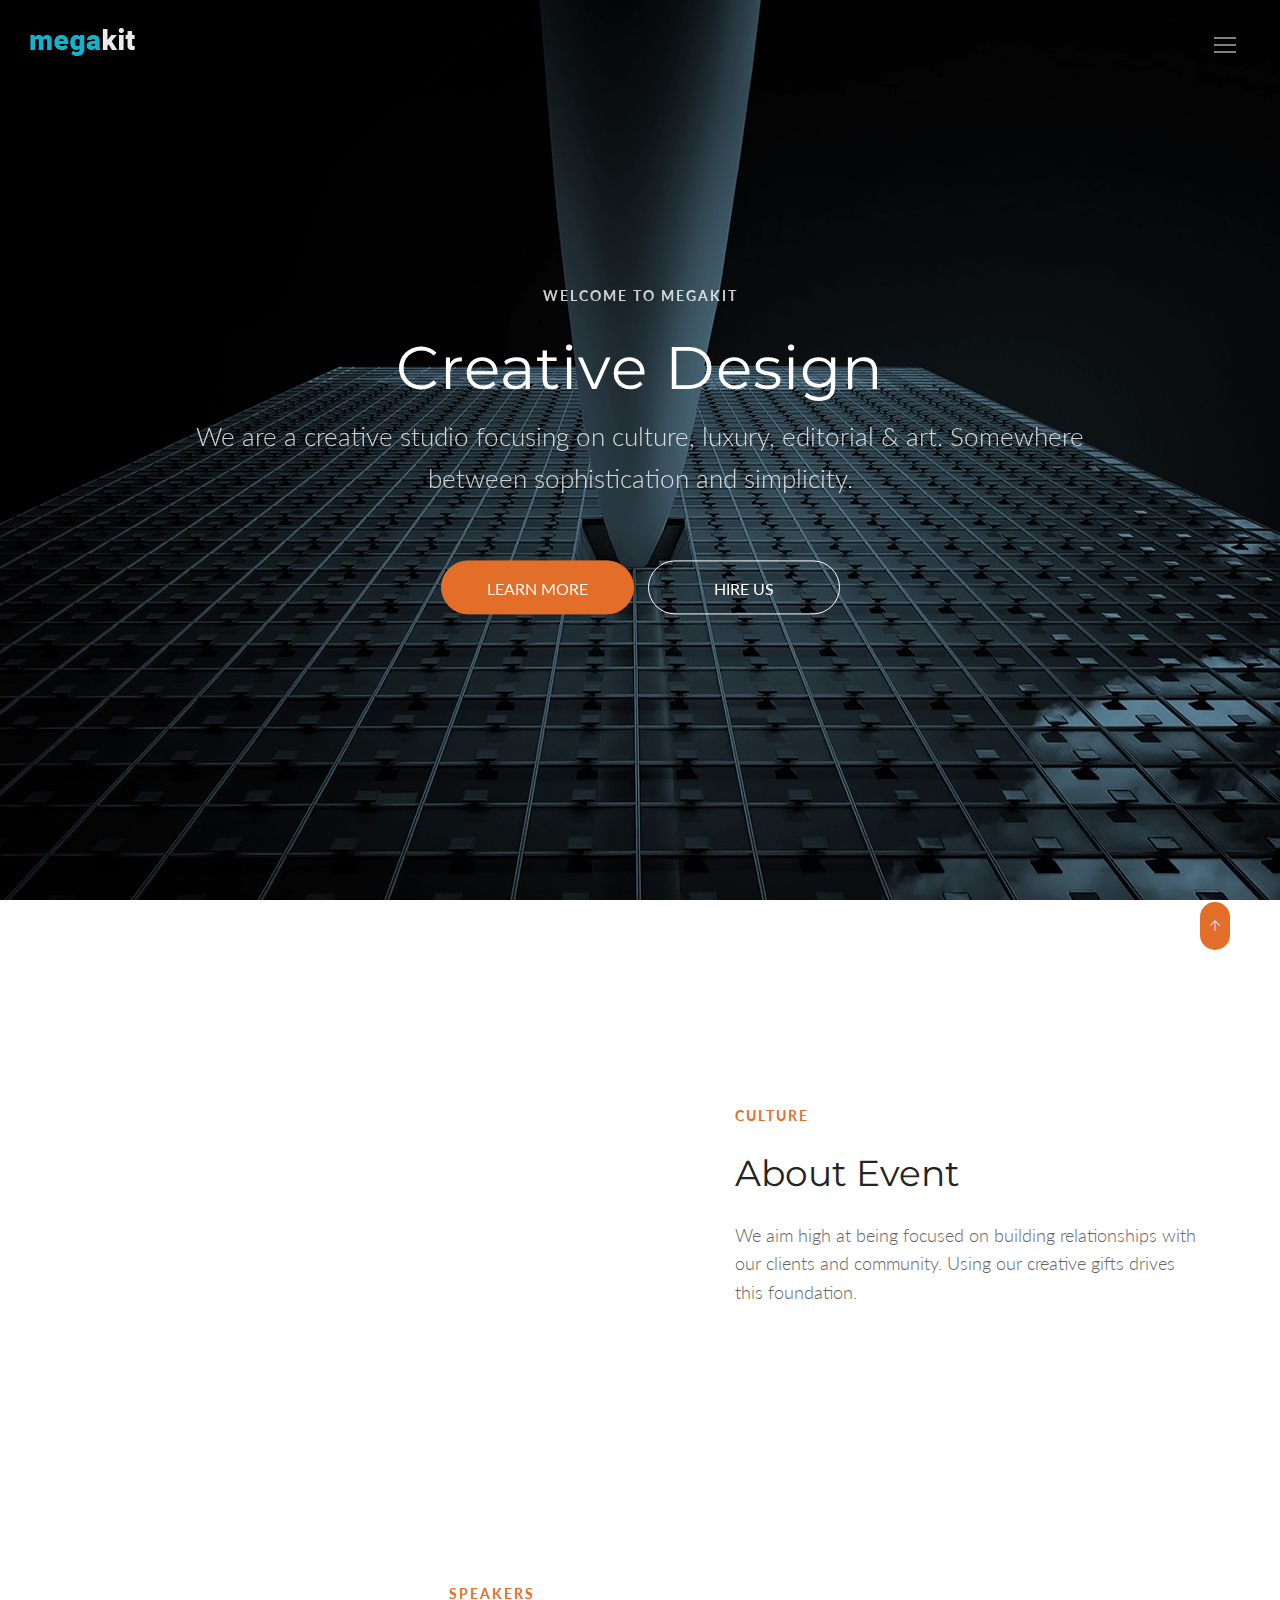
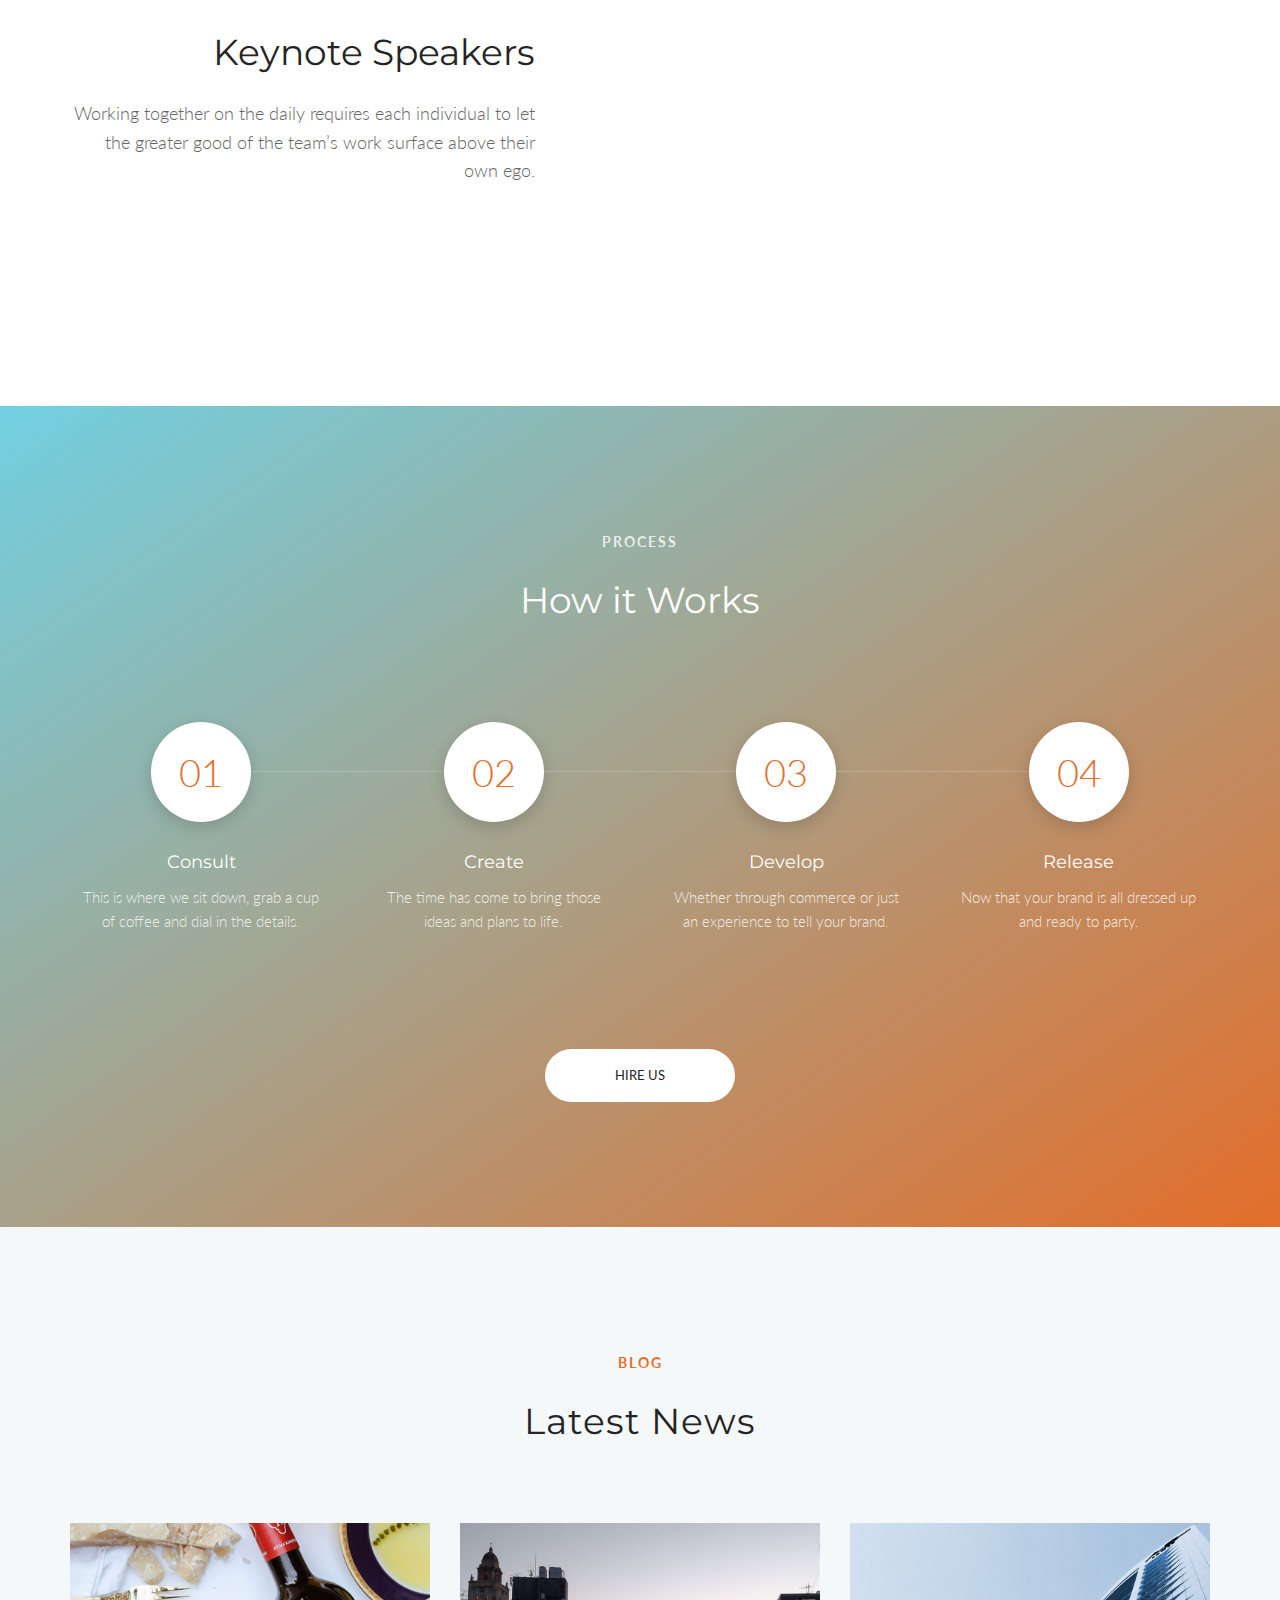
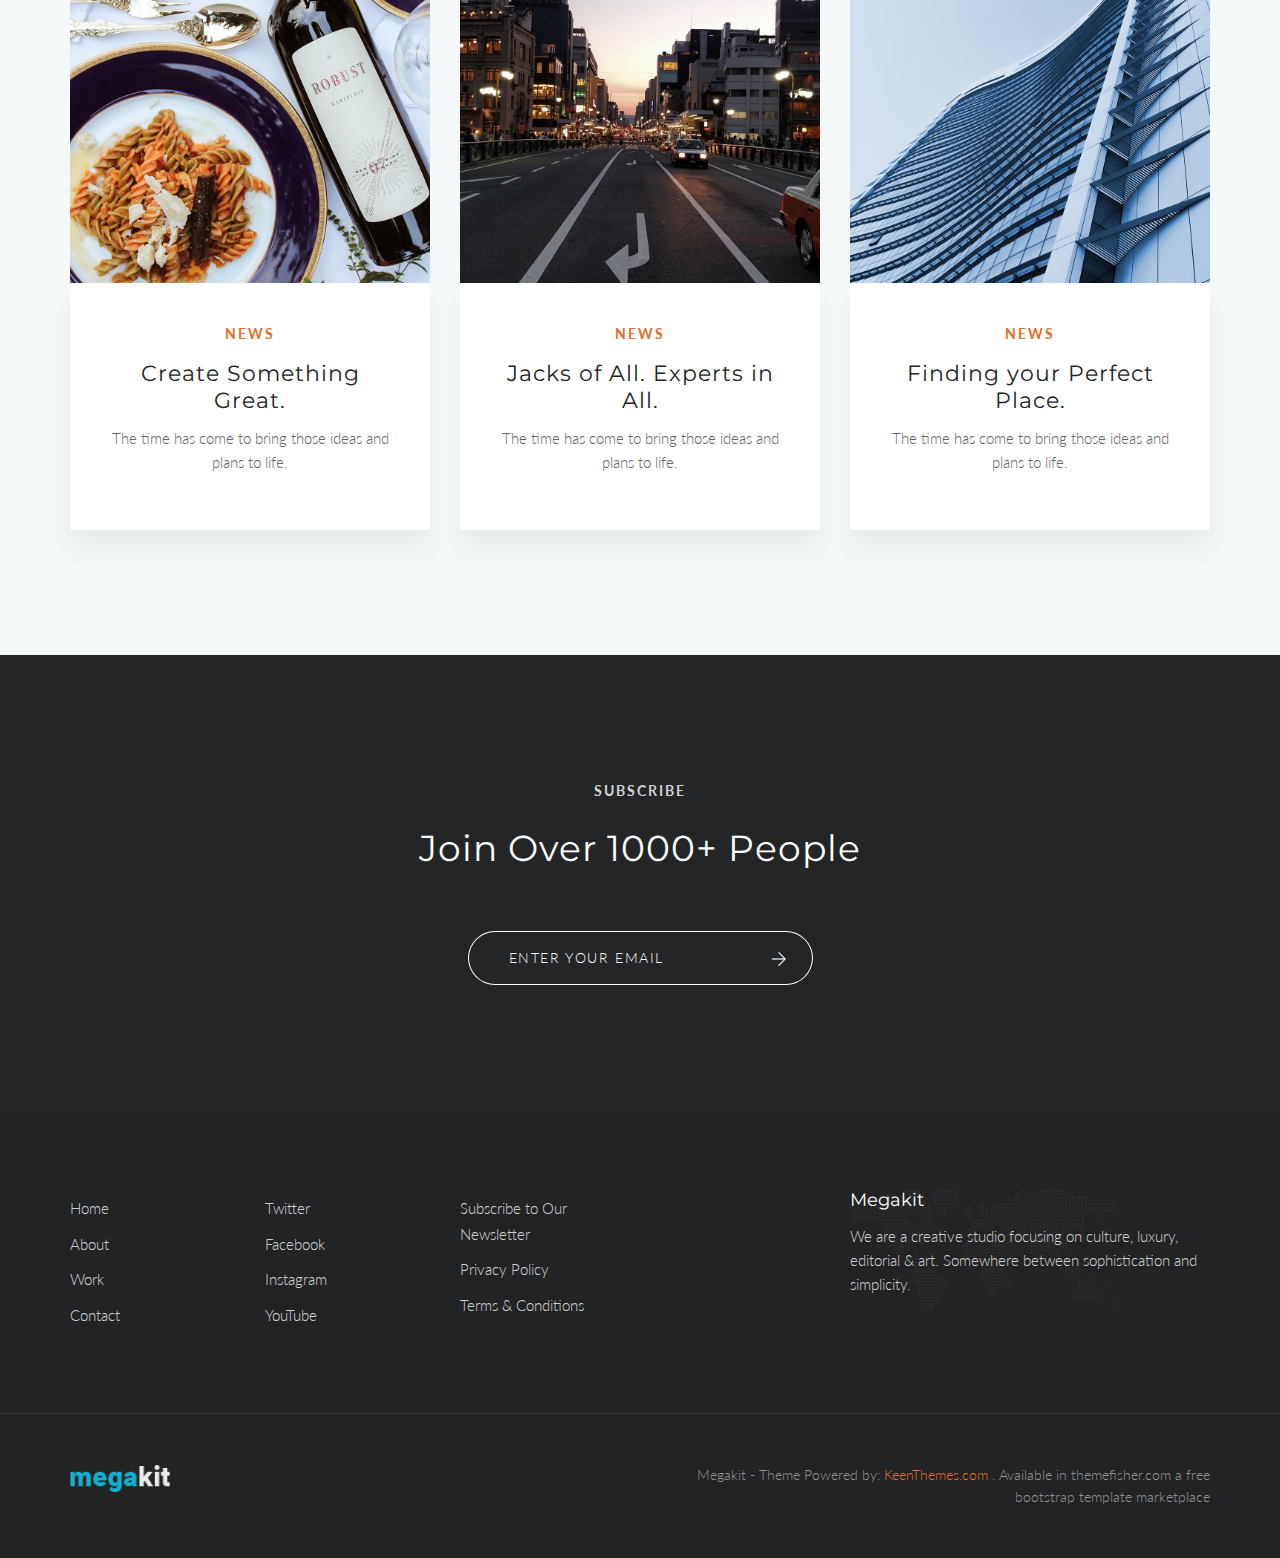
<file: about.html>
<!DOCTYPE html>
<html lang="en" class="no-js">
    <!-- Begin Head -->
    <head>
        <!-- Basic -->
        <meta charset="utf-8"/>
        <meta name="viewport" content="width=device-width, initial-scale=1, shrink-to-fit=no">
        <meta http-equiv="x-ua-compatible" content="ie=edge">
        <title>Megakit - HTML5 Theme</title>
        <meta name="keywords" content="HTML5 Theme" />
        <meta name="description" content="Megakit - HTML5 Theme">
        <meta name="author" content="keenthemes.com">

        <!-- Web Fonts -->
        <link href="https://fonts.googleapis.com/css?family=Lato:300,400,400i|Montserrat:400,700" rel="stylesheet">

        <!-- Vendor Styles -->
        <link href="vendor/bootstrap/css/bootstrap.min.css" rel="stylesheet" type="text/css"/>
        <link href="css/animate.css" rel="stylesheet" type="text/css"/>
        <link href="vendor/themify/themify.css" rel="stylesheet" type="text/css"/>
        <link href="vendor/scrollbar/scrollbar.min.css" rel="stylesheet" type="text/css"/>
        <link href="vendor/magnific-popup/magnific-popup.css" rel="stylesheet" type="text/css"/>
        <link href="vendor/swiper/swiper.min.css" rel="stylesheet" type="text/css"/>

        <!-- Theme Styles -->
        <link href="css/style.css" rel="stylesheet" type="text/css"/>
        <link href="css/global/global.css" rel="stylesheet" type="text/css"/>

        <!-- Favicon -->
        <link rel="shortcut icon" href="img/favicon.ico" type="image/x-icon">
        <link rel="apple-touch-icon" href="img/apple-touch-icon.png">
    </head>
    <!-- End Head -->

    <!-- Body -->
    <body>

        <!--========== HEADER ==========-->
        <header class="navbar-fixed-top s-header js__header-sticky js__header-overlay">
            <!-- Navbar -->
            <div class="s-header__navbar">
                <div class="s-header__container">
                    <div class="s-header__navbar-row">
                        <div class="s-header__navbar-row-col">
                            <!-- Logo -->
                            <div class="s-header__logo">
                                <a href="index.html" class="s-header__logo-link">
                                    <img class="s-header__logo-img s-header__logo-img-default" src="img/logo.png" alt="Megakit Logo">
                                    <img class="s-header__logo-img s-header__logo-img-shrink" src="img/logo-dark.png" alt="Megakit Logo">
                                </a>
                            </div>
                            <!-- End Logo -->
                        </div>
                        <div class="s-header__navbar-row-col">
                            <!-- Trigger -->
                            <a href="javascript:void(0);" class="s-header__trigger js__trigger">
                                <span class="s-header__trigger-icon"></span>
                                <svg x="0rem" y="0rem" width="3.125rem" height="3.125rem" viewbox="0 0 54 54">
                                    <circle fill="transparent" stroke="#fff" stroke-width="1" cx="27" cy="27" r="25" stroke-dasharray="157 157" stroke-dashoffset="157"></circle>
                                </svg>
                            </a>
                            <!-- End Trigger -->
                        </div>
                    </div>
                </div>
            </div>
            <!-- End Navbar -->

            <!-- Overlay -->
            <div class="s-header-bg-overlay js__bg-overlay">
                <!-- Nav -->
                <nav class="s-header__nav js__scrollbar">
                    <div class="container-fluid">
                        <!-- Menu List -->                                
                        <ul class="list-unstyled s-header__nav-menu">
                            <li class="s-header__nav-menu-item"><a class="s-header__nav-menu-link s-header__nav-menu-link-divider" href="index.html">Corporate</a></li>
                            <li class="s-header__nav-menu-item"><a class="s-header__nav-menu-link s-header__nav-menu-link-divider" href="index_app_landing.html">App Landing</a></li>
                            <li class="s-header__nav-menu-item"><a class="s-header__nav-menu-link s-header__nav-menu-link-divider" href="index_portfolio.html">Portfolio</a></li>
                            <li class="s-header__nav-menu-item"><a class="s-header__nav-menu-link s-header__nav-menu-link-divider" href="index_events.html">Events</a></li>
                            <li class="s-header__nav-menu-item"><a class="s-header__nav-menu-link s-header__nav-menu-link-divider" href="index_lawyer.html">Lawyer</a></li>
                            <li class="s-header__nav-menu-item"><a class="s-header__nav-menu-link s-header__nav-menu-link-divider" href="index_clinic.html">Clinic</a></li>
                            <li class="s-header__nav-menu-item"><a class="s-header__nav-menu-link s-header__nav-menu-link-divider" href="index_coming_soon.html">Coming Soon</a></li>
                        </ul>
                        <!-- End Menu List -->

                        <!-- Menu List -->                                
                        <ul class="list-unstyled s-header__nav-menu">
                            <li class="s-header__nav-menu-item"><a class="s-header__nav-menu-link s-header__nav-menu-link-divider -is-active" href="about.html">About</a></li>
                            <li class="s-header__nav-menu-item"><a class="s-header__nav-menu-link s-header__nav-menu-link-divider" href="team.html">Team</a></li>
                            <li class="s-header__nav-menu-item"><a class="s-header__nav-menu-link s-header__nav-menu-link-divider" href="services.html">Services</a></li>
                            <li class="s-header__nav-menu-item"><a class="s-header__nav-menu-link s-header__nav-menu-link-divider" href="events.html">Events</a></li>
                            <li class="s-header__nav-menu-item"><a class="s-header__nav-menu-link s-header__nav-menu-link-divider" href="faq.html">FAQ</a></li>
                            <li class="s-header__nav-menu-item"><a class="s-header__nav-menu-link s-header__nav-menu-link-divider" href="contacts.html">Contacts</a></li>
                        </ul>
                        <!-- End Menu List -->
                    </div>
                </nav>
                <!-- End Nav -->
                
                <!-- Action -->
                <ul class="list-inline s-header__action s-header__action--lb">
                    <li class="s-header__action-item"><a class="s-header__action-link -is-active" href="#">En</a></li>
                    <li class="s-header__action-item"><a class="s-header__action-link" href="#">Fr</a></li>
                </ul>
                <!-- End Action -->

                <!-- Action -->
                <ul class="list-inline s-header__action s-header__action--rb">
                    <li class="s-header__action-item">
                        <a class="s-header__action-link" href="https://www.behance.net/keenthemes">
                            <i class="g-padding-r-5--xs ti-facebook"></i>
                            <span class="g-display-none--xs g-display-inline-block--sm">Facebook</span>
                        </a>
                    </li>
                    <li class="s-header__action-item">
                        <a class="s-header__action-link" href="https://twitter.com/keenthemes">
                            <i class="g-padding-r-5--xs ti-twitter"></i>
                            <span class="g-display-none--xs g-display-inline-block--sm">Twitter</span>
                        </a>
                    </li>
                    <li class="s-header__action-item">
                        <a class="s-header__action-link" href="https://dribbble.com/keenthemes">
                            <i class="g-padding-r-5--xs ti-dribbble"></i>
                            <span class="g-display-none--xs g-display-inline-block--sm">Dribbble</span>
                        </a>
                    </li>
                </ul>
                <!-- End Action -->
            </div>
            <!-- End Overlay -->
        </header>
        <!--========== END HEADER ==========-->

        <!--========== PROMO BLOCK ==========-->
        <div class="g-fullheight--md js__parallax-window" style="background: url(img/1920x1080/02.jpg) 50% 0 no-repeat fixed;">
            <div class="g-container--md g-text-center--xs g-ver-center--md g-padding-y-150--xs g-padding-y-0--md">
                <div class="g-margin-b-60--xs">
                    <p class="text-uppercase g-font-size-14--xs g-font-weight--700 g-color--white-opacity g-letter-spacing--2 g-margin-b-25--xs">Welcome to Megakit</p>
                    <h1 class="g-font-size-40--xs g-font-size-50--sm g-font-size-60--md g-color--white g-letter-spacing--1">Creative Design</h1>
                    <p class="g-font-size-18--xs g-font-size-26--md g-color--white-opacity g-margin-b-0--xs">We are a creative studio focusing on culture, luxury, editorial &amp; art. Somewhere between sophistication and simplicity.</p>
                </div>
                <span class="g-display-block--xs g-display-inline-block--sm g-padding-x-5--xs g-margin-b-10--xs g-margin-b-0--sm">
                    <a href="https://themeforest.net/item/metronic-responsive-admin-dashboard-template/4021469?ref=keenthemes" class="text-uppercase s-btn s-btn-icon--md s-btn--primary-bg g-radius--50 g-padding-x-45--xs">Learn More</a>
                </span>
                <span class="g-display-block--xs g-display-inline-block--sm g-padding-x-5--xs g-margin-b-10--xs g-margin-b-0--sm">
                    <a href="https://themeforest.net/item/metronic-responsive-admin-dashboard-template/4021469?ref=keenthemes" class="text-uppercase s-btn s-btn-icon--md s-btn--white-brd g-radius--50 g-padding-x-65--xs">Hire Us</a>
                </span>
            </div>
        </div>
        <!--========== END PROMO BLOCK ==========-->

        <!--========== PAGE CONTENT ==========-->
        <!-- About -->
        <div class="container g-padding-y-80--xs g-padding-y-125--sm">
            <div class="row g-hor-centered-row--md g-row-col--5 g-margin-b-60--xs g-margin-b-100--md">
                <div class="col-sm-3 col-xs-6 g-hor-centered-row__col">
                    <div class="wow fadeInLeft" data-wow-duration=".3" data-wow-delay=".1s">
                        <img class="img-responsive" src="img/400x500/05.jpg" alt="Image">
                    </div>
                </div>
                <div class="col-sm-3 col-xs-6 g-hor-centered-row__col g-margin-b-60--xs g-margin-b-0--md">
                    <div class="wow fadeInLeft" data-wow-duration=".3" data-wow-delay=".2s">
                        <img class="img-responsive" src="img/400x550/01.jpg" alt="Image">
                    </div>
                </div>
                <div class="col-sm-1"></div>
                <div class="col-sm-5 g-hor-centered-row__col">
                    <p class="text-uppercase g-font-size-14--xs g-font-weight--700 g-color--primary g-letter-spacing--2 g-margin-b-25--xs">Culture</p>
                    <h2 class="g-font-size-32--xs g-font-size-36--sm g-margin-b-25--xs">About Event</h2>
                    <p class="g-font-size-18--sm">We aim high at being focused on building relationships with our clients and community. Using our creative gifts drives this foundation.</p>
                </div>
            </div>

            <div class="row g-hor-centered-row--md g-row-col--5">
                <div class="col-sm-3 col-xs-6 col-sm-push-6 g-hor-centered-row__col">
                    <div class="wow fadeInRight" data-wow-duration=".3" data-wow-delay=".2s">
                        <img class="img-responsive" src="img/400x550/02.jpg" alt="Image">
                    </div>
                </div>
                <div class="col-sm-3 col-xs-6 col-sm-push-6 g-hor-centered-row__col g-margin-b-60--xs g-margin-b-0--md">
                    <div class="wow fadeInRight" data-wow-duration=".3" data-wow-delay=".1s">
                        <img class="img-responsive" src="img/400x500/06.jpg" alt="Image">
                    </div>
                </div>
                <div class="col-sm-1"></div>
                <div class="col-sm-5 col-sm-pull-7 g-hor-centered-row__col g-text-left--xs g-text-right--md">
                    <p class="text-uppercase g-font-size-14--xs g-font-weight--700 g-color--primary g-letter-spacing--2 g-margin-b-25--xs">Speakers</p>
                    <h2 class="g-font-size-32--xs g-font-size-36--sm g-margin-b-25--xs">Keynote Speakers</h2>
                    <p class="g-font-size-18--sm">Working together on the daily requires each individual to let the greater good of the team’s work surface above their own ego.</p>
                </div>
            </div>
        </div>
        <!-- End About -->

        <!-- Process -->
        <div class="g-bg-color--primary-ltr">
            <div class="container g-padding-y-80--xs g-padding-y-125--sm">
                <div class="g-text-center--xs g-margin-b-100--xs">
                    <p class="text-uppercase g-font-size-14--xs g-font-weight--700 g-color--white-opacity g-letter-spacing--2 g-margin-b-25--xs">Process</p>
                    <h2 class="g-font-size-32--xs g-font-size-36--md g-color--white">How it Works</h2>
                </div>
                <ul class="list-inline row g-margin-b-100--xs">
                    <!-- Process -->
                    <li class="col-sm-3 col-xs-6 g-full-width--xs s-process-v1 g-margin-b-60--xs g-margin-b-0--md">
                        <div class="center-block g-text-center--xs">
                            <div class="g-margin-b-30--xs">
                                <span class="g-display-inline-block--xs g-width-100--xs g-height-100--xs g-font-size-38--xs g-color--primary g-bg-color--white g-box-shadow__dark-lightest-v4 g-padding-x-20--xs g-padding-y-20--xs g-radius--circle">01</span>
                            </div>
                            <div class="g-padding-x-20--xs">
                                <h3 class="g-font-size-18--xs g-color--white">Consult</h3>
                                <p class="g-color--white-opacity">This is where we sit down, grab a cup of coffee and dial in the details.</p>
                            </div>
                        </div>
                    </li>
                    <!-- End Process -->

                    <!-- Process -->
                    <li class="col-sm-3 col-xs-6 g-full-width--xs s-process-v1 g-margin-b-60--xs g-margin-b-0--md">
                        <div class="center-block g-text-center--xs">
                            <div class="g-margin-b-30--xs">
                                <span class="g-display-inline-block--xs g-width-100--xs g-height-100--xs g-font-size-38--xs g-color--primary g-bg-color--white g-box-shadow__dark-lightest-v4 g-padding-x-20--xs g-padding-y-20--xs g-radius--circle">02</span>
                            </div>
                            <div class="g-padding-x-20--xs">
                                <h3 class="g-font-size-18--xs g-color--white">Create</h3>
                                <p class="g-color--white-opacity">The time has come to bring those ideas and plans to life.</p>
                            </div>
                        </div>
                    </li>
                    <!-- End Process -->

                    <!-- Process -->
                    <li class="col-sm-3 col-xs-6 g-full-width--xs s-process-v1 g-margin-b-60--xs g-margin-b-0--sm">
                        <div class="center-block g-text-center--xs">
                            <div class="g-margin-b-30--xs">
                                <span class="g-display-inline-block--xs g-width-100--xs g-height-100--xs g-font-size-38--xs g-color--primary g-bg-color--white g-box-shadow__dark-lightest-v4 g-padding-x-20--xs g-padding-y-20--xs g-radius--circle">03</span>
                            </div>
                            <div class="g-padding-x-20--xs">
                                <h3 class="g-font-size-18--xs g-color--white">Develop</h3>
                                <p class="g-color--white-opacity">Whether through commerce or just an experience to tell your brand.</p>
                            </div>
                        </div>
                    </li>
                    <!-- End Process -->

                    <!-- Process -->
                    <li class="col-sm-3 col-xs-6 g-full-width--xs s-process-v1">
                        <div class="center-block g-text-center--xs">
                            <div class="g-margin-b-30--xs">
                                <span class="g-display-inline-block--xs g-width-100--xs g-height-100--xs g-font-size-38--xs g-color--primary g-bg-color--white g-box-shadow__dark-lightest-v4 g-padding-x-20--xs g-padding-y-20--xs g-radius--circle">04</span>
                            </div>
                            <div class="g-padding-x-20--xs">
                                <h3 class="g-font-size-18--xs g-color--white">Release</h3>
                                <p class="g-color--white-opacity">Now that your brand is all dressed up and ready to party.</p>
                            </div>
                        </div>
                    </li>
                    <!-- End Process -->
                </ul>

                <div class="g-text-center--xs">
                    <a href="#js__scroll-to-appointment" class="text-uppercase s-btn s-btn--md s-btn--white-bg g-radius--50 g-padding-x-70--xs">Hire Us</a>
                </div>
            </div>
        </div>
        <!-- End Process -->

        <!-- News -->
        <div class="g-bg-color--sky-light">
            <div class="container g-padding-y-80--xs g-padding-y-125--sm">
                <div class="g-text-center--xs g-margin-b-80--xs">
                    <p class="text-uppercase g-font-size-14--xs g-font-weight--700 g-color--primary g-letter-spacing--2 g-margin-b-25--xs">Blog</p>
                    <h2 class="g-font-size-32--xs g-font-size-36--md g-letter-spacing--1">Latest News</h2>
                </div>
                <div class="row">
                    <div class="col-sm-4 g-margin-b-30--xs g-margin-b-0--md">
                        <!-- News -->
                        <article>
                            <img class="img-responsive" src="img/970x970/01.jpg" alt="Image">
                            <div class="g-bg-color--white g-box-shadow__dark-lightest-v2 g-text-center--xs g-padding-x-40--xs g-padding-y-40--xs">
                                <p class="text-uppercase g-font-size-14--xs g-font-weight--700 g-color--primary g-letter-spacing--2">News</p>
                                <h3 class="g-font-size-22--xs g-letter-spacing--1"><a href="https://themeforest.net/item/metronic-responsive-admin-dashboard-template/4021469?ref=keenthemes">Create Something Great.</a></h3>
                                <p>The time has come to bring those ideas and plans to life.</p>
                            </div>
                        </article>
                        <!-- End News -->
                    </div>
                    <div class="col-sm-4 g-margin-b-30--xs g-margin-b-0--md">
                        <!-- News -->
                        <article>
                            <img class="img-responsive" src="img/970x970/02.jpg" alt="Image">
                            <div class="g-bg-color--white g-box-shadow__dark-lightest-v2 g-text-center--xs g-padding-x-40--xs g-padding-y-40--xs">
                                <p class="text-uppercase g-font-size-14--xs g-font-weight--700 g-color--primary g-letter-spacing--2">News</p>
                                <h3 class="g-font-size-22--xs g-letter-spacing--1"><a href="https://themeforest.net/item/metronic-responsive-admin-dashboard-template/4021469?ref=keenthemes">Jacks of All. Experts in All.</a></h3>
                                <p>The time has come to bring those ideas and plans to life.</p>
                            </div>
                        </article>
                        <!-- End News -->
                    </div>
                    <div class="col-sm-4">
                        <!-- News -->
                        <article>
                            <img class="img-responsive" src="img/970x970/03.jpg" alt="Image">
                            <div class="g-bg-color--white g-box-shadow__dark-lightest-v2 g-text-center--xs g-padding-x-40--xs g-padding-y-40--xs">
                                <p class="text-uppercase g-font-size-14--xs g-font-weight--700 g-color--primary g-letter-spacing--2">News</p>
                                <h3 class="g-font-size-22--xs g-letter-spacing--1"><a href="https://themeforest.net/item/metronic-responsive-admin-dashboard-template/4021469?ref=keenthemes">Finding your Perfect Place.</a></h3>
                                <p>The time has come to bring those ideas and plans to life.</p>
                            </div>
                        </article>
                        <!-- End News -->
                    </div>
                </div>
            </div>
        </div>
        <!-- End News -->

        <!-- Subscribe -->
        <div class="g-bg-color--dark-light">
            <div class="g-container--sm g-text-center--xs g-padding-y-80--xs g-padding-y-125--sm">
                <div class="g-margin-b-60--xs">
                    <p class="text-uppercase g-font-size-14--xs g-font-weight--700 g-color--white-opacity g-letter-spacing--2 g-margin-b-25--xs">Subscribe</p>
                    <h2 class="g-font-size-32--xs g-font-size-36--sm g-letter-spacing--1 g-color--white">Join Over 1000+ People</h2>
                </div>
                <div class="row">
                    <div class="col-sm-6 col-sm-offset-3 col-xs-10 col-xs-offset-1">
                        <form class="input-group">
                            <input type="email" class="form-control s-form-v1__input g-radius--left-50" name="email" placeholder="Enter your email">
                            <span class="input-group-btn">
                                <button type="submit" class="s-btn s-btn-icon--md s-btn-icon--white-brd s-btn--white-brd g-radius--right-50"><i class="ti-arrow-right"></i></button>
                            </span>
                        </form>
                    </div>
                </div>
            </div>
        </div>
        <!-- End Subscribe -->
        <!--========== END PAGE CONTENT ==========-->

        <!--========== FOOTER ==========-->
        <footer class="g-bg-color--dark">
            <!-- Links -->
            <div class="g-hor-divider__dashed--white-opacity-lightest">
                <div class="container g-padding-y-80--xs">
                    <div class="row">
                        <div class="col-sm-2 g-margin-b-20--xs g-margin-b-0--md">
                            <ul class="list-unstyled g-ul-li-tb-5--xs g-margin-b-0--xs">
                                <li><a class="g-font-size-15--xs g-color--white-opacity" href="http://themeforest.net/item/metronic-responsive-admin-dashboard-template/4021469?ref=keenthemes">Home</a></li>
                                <li><a class="g-font-size-15--xs g-color--white-opacity" href="http://themeforest.net/item/metronic-responsive-admin-dashboard-template/4021469?ref=keenthemes">About</a></li>
                                <li><a class="g-font-size-15--xs g-color--white-opacity" href="http://themeforest.net/item/metronic-responsive-admin-dashboard-template/4021469?ref=keenthemes">Work</a></li>
                                <li><a class="g-font-size-15--xs g-color--white-opacity" href="http://themeforest.net/item/metronic-responsive-admin-dashboard-template/4021469?ref=keenthemes">Contact</a></li>
                            </ul>
                        </div>
                        <div class="col-sm-2 g-margin-b-20--xs g-margin-b-0--md">
                            <ul class="list-unstyled g-ul-li-tb-5--xs g-margin-b-0--xs">
                                <li><a class="g-font-size-15--xs g-color--white-opacity" href="http://themeforest.net/item/metronic-responsive-admin-dashboard-template/4021469?ref=keenthemes">Twitter</a></li>
                                <li><a class="g-font-size-15--xs g-color--white-opacity" href="http://themeforest.net/item/metronic-responsive-admin-dashboard-template/4021469?ref=keenthemes">Facebook</a></li>
                                <li><a class="g-font-size-15--xs g-color--white-opacity" href="http://themeforest.net/item/metronic-responsive-admin-dashboard-template/4021469?ref=keenthemes">Instagram</a></li>
                                <li><a class="g-font-size-15--xs g-color--white-opacity" href="http://themeforest.net/item/metronic-responsive-admin-dashboard-template/4021469?ref=keenthemes">YouTube</a></li>
                            </ul>
                        </div>
                        <div class="col-sm-2 g-margin-b-40--xs g-margin-b-0--md">
                            <ul class="list-unstyled g-ul-li-tb-5--xs g-margin-b-0--xs">
                                <li><a class="g-font-size-15--xs g-color--white-opacity" href="http://themeforest.net/item/metronic-responsive-admin-dashboard-template/4021469?ref=keenthemes">Subscribe to Our Newsletter</a></li>
                                <li><a class="g-font-size-15--xs g-color--white-opacity" href="http://themeforest.net/item/metronic-responsive-admin-dashboard-template/4021469?ref=keenthemes">Privacy Policy</a></li>
                                <li><a class="g-font-size-15--xs g-color--white-opacity" href="http://themeforest.net/item/metronic-responsive-admin-dashboard-template/4021469?ref=keenthemes">Terms &amp; Conditions</a></li>
                            </ul>
                        </div>
                        <div class="col-md-4 col-md-offset-2 col-sm-5 col-sm-offset-1 s-footer__logo g-padding-y-50--xs g-padding-y-0--md">
                            <h3 class="g-font-size-18--xs g-color--white">Megakit</h3>
                            <p class="g-color--white-opacity">We are a creative studio focusing on culture, luxury, editorial &amp; art. Somewhere between sophistication and simplicity.</p>
                        </div>
                    </div>
                </div>
            </div>
            <!-- End Links -->

            <!-- Copyright -->
            <div class="container g-padding-y-50--xs">
                <div class="row">
                    <div class="col-xs-6">
                        <a href="index.html">
                            <img class="g-width-100--xs g-height-auto--xs" src="img/logo.png" alt="Megakit Logo">
                        </a>
                    </div>
                    <div class="col-xs-6 g-text-right--xs">
                        <p class="g-font-size-14--xs g-margin-b-0--xs g-color--white-opacity-light">Megakit - Theme Powered by:
    <a href="http://www.keenthemes.com/">KeenThemes.com </a>. Available in themefisher.com a free bootstrap template marketplace
</p>
                    </div>
                </div>
            </div>
            <!-- End Copyright -->
        </footer>
        <!--========== END FOOTER ==========-->

        <!-- Back To Top -->
        <a href="javascript:void(0);" class="s-back-to-top js__back-to-top"></a>

        <!--========== JAVASCRIPTS (Load javascripts at bottom, this will reduce page load time) ==========-->
        <!-- Vendor -->
        <script type="text/javascript" src="vendor/jquery.min.js"></script>
        <script type="text/javascript" src="vendor/jquery.migrate.min.js"></script>
        <script type="text/javascript" src="vendor/bootstrap/js/bootstrap.min.js"></script>
        <script type="text/javascript" src="vendor/jquery.smooth-scroll.min.js"></script>
        <script type="text/javascript" src="vendor/jquery.back-to-top.min.js"></script>
        <script type="text/javascript" src="vendor/scrollbar/jquery.scrollbar.min.js"></script>
        <script type="text/javascript" src="vendor/magnific-popup/jquery.magnific-popup.min.js"></script>
        <script type="text/javascript" src="vendor/jquery.parallax.min.js"></script>
        <script type="text/javascript" src="vendor/swiper/swiper.jquery.min.js"></script>
        <script type="text/javascript" src="vendor/jquery.wow.min.js"></script>

        <!-- General Components and Settings -->
        <script type="text/javascript" src="js/global.min.js"></script>
        <script type="text/javascript" src="js/components/header-sticky.min.js"></script>
        <script type="text/javascript" src="js/components/scrollbar.min.js"></script>
        <script type="text/javascript" src="js/components/magnific-popup.min.js"></script>
        <script type="text/javascript" src="js/components/swiper.min.js"></script>
        <script type="text/javascript" src="js/components/wow.min.js"></script>
        <!--========== END JAVASCRIPTS ==========-->

    </body>
    <!-- End Body -->
</html>
</file>
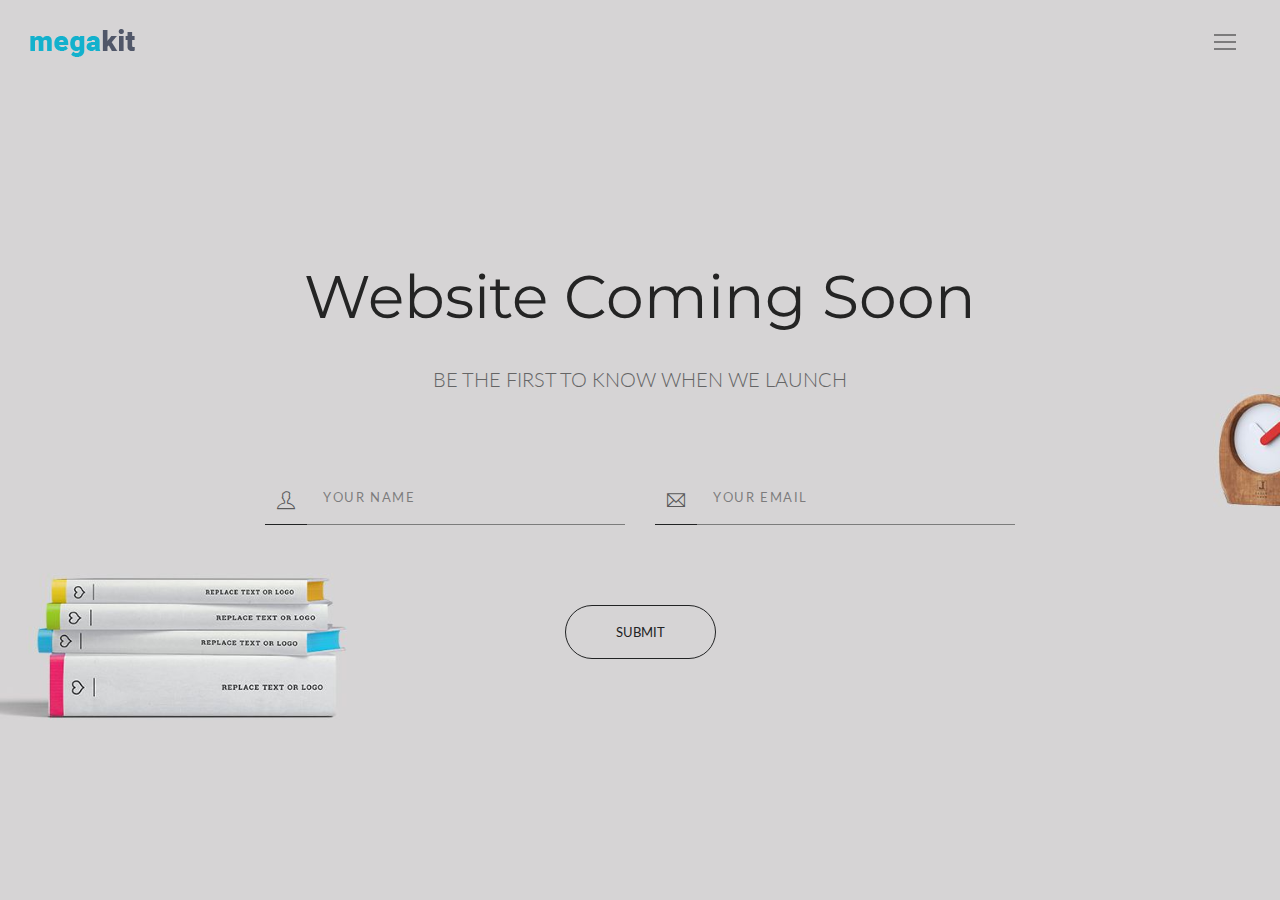
<file: index_coming_soon.html>
<!DOCTYPE html>
<html lang="en" class="no-js">
    <!-- Begin Head -->
    <head>
        <!-- Basic -->
        <meta charset="utf-8"/>
        <meta name="viewport" content="width=device-width, initial-scale=1, shrink-to-fit=no">
        <meta http-equiv="x-ua-compatible" content="ie=edge">
        <title>Megakit - HTML5 Theme</title>
        <meta name="keywords" content="HTML5 Theme" />
        <meta name="description" content="Megakit - HTML5 Theme">
        <meta name="author" content="keenthemes.com">

        <!-- Web Fonts -->
        <link href="https://fonts.googleapis.com/css?family=Lato:300,400,400i|Montserrat:400,700" rel="stylesheet">

        <!-- Vendor Styles -->
        <link href="vendor/bootstrap/css/bootstrap.min.css" rel="stylesheet" type="text/css"/>
        <link href="vendor/themify/themify.css" rel="stylesheet" type="text/css"/>
        <link href="vendor/scrollbar/scrollbar.min.css" rel="stylesheet" type="text/css"/>

        <!-- Theme Styles -->
        <link href="css/style.css" rel="stylesheet" type="text/css"/>
        <link href="css/global/global.css" rel="stylesheet" type="text/css"/>

        <!-- Favicon -->
        <link rel="shortcut icon" href="img/favicon.ico" type="image/x-icon">
        <link rel="apple-touch-icon" href="img/apple-touch-icon.png">
    </head>
    <!-- End Head -->

    <!-- Body -->
    <body>

        <!--========== HEADER ==========-->
        <header class="navbar-fixed-top s-header js__header-overlay">
            <!-- Navbar -->
            <div class="s-header__navbar">
                <div class="s-header__container">
                    <div class="s-header__navbar-row">
                        <div class="s-header__navbar-row-col">
                            <!-- Logo -->
                            <div class="s-header__logo">
                                <a href="index.html" class="s-header__logo-link">
                                    <img class="s-header__logo-img" src="img/logo-dark.png" alt="Megakit Logo">
                                </a>
                            </div>
                            <!-- End Logo -->
                        </div>
                        <div class="s-header__navbar-row-col">
                            <!-- Trigger -->
                            <a href="javascript:void(0);" class="s-header__trigger s-header__trigger--dark js__trigger">
                                <span class="s-header__trigger-icon"></span>
                                <svg x="0rem" y="0rem" width="3.125rem" height="3.125rem" viewbox="0 0 54 54">
                                    <circle fill="transparent" stroke="#fff" stroke-width="1" cx="27" cy="27" r="25" stroke-dasharray="157 157" stroke-dashoffset="157"></circle>
                                </svg>
                            </a>
                            <!-- End Trigger -->
                        </div>
                    </div>
                </div>
            </div>
            <!-- End Navbar -->

            <!-- Overlay -->
            <div class="s-header-bg-overlay js__bg-overlay">
                <!-- Nav -->
                <nav class="s-header__nav js__scrollbar">
                    <div class="container-fluid">
                        <!-- Menu List -->                                
                        <ul class="list-unstyled s-header__nav-menu">
                            <li class="s-header__nav-menu-item"><a class="s-header__nav-menu-link s-header__nav-menu-link-divider" href="index.html">Corporate</a></li>
                            <li class="s-header__nav-menu-item"><a class="s-header__nav-menu-link s-header__nav-menu-link-divider" href="index_app_landing.html">App Landing</a></li>
                            <li class="s-header__nav-menu-item"><a class="s-header__nav-menu-link s-header__nav-menu-link-divider" href="index_portfolio.html">Portfolio</a></li>
                            <li class="s-header__nav-menu-item"><a class="s-header__nav-menu-link s-header__nav-menu-link-divider" href="index_events.html">Events</a></li>
                            <li class="s-header__nav-menu-item"><a class="s-header__nav-menu-link s-header__nav-menu-link-divider" href="index_lawyer.html">Lawyer</a></li>
                            <li class="s-header__nav-menu-item"><a class="s-header__nav-menu-link s-header__nav-menu-link-divider" href="index_clinic.html">Clinic</a></li>
                            <li class="s-header__nav-menu-item"><a class="s-header__nav-menu-link s-header__nav-menu-link-divider -is-active" href="index_coming_soon.html">Coming Soon</a></li>
                        </ul>
                        <!-- End Menu List -->

                        <!-- Menu List -->                                
                        <ul class="list-unstyled s-header__nav-menu">
                            <li class="s-header__nav-menu-item"><a class="s-header__nav-menu-link s-header__nav-menu-link-divider" href="about.html">About</a></li>
                            <li class="s-header__nav-menu-item"><a class="s-header__nav-menu-link s-header__nav-menu-link-divider" href="team.html">Team</a></li>
                            <li class="s-header__nav-menu-item"><a class="s-header__nav-menu-link s-header__nav-menu-link-divider" href="services.html">Services</a></li>
                            <li class="s-header__nav-menu-item"><a class="s-header__nav-menu-link s-header__nav-menu-link-divider" href="events.html">Events</a></li>
                            <li class="s-header__nav-menu-item"><a class="s-header__nav-menu-link s-header__nav-menu-link-divider" href="faq.html">FAQ</a></li>
                            <li class="s-header__nav-menu-item"><a class="s-header__nav-menu-link s-header__nav-menu-link-divider" href="contacts.html">Contacts</a></li>
                        </ul>
                        <!-- End Menu List -->
                    </div>
                </nav>
                <!-- End Nav -->
                
                <!-- Action -->
                <ul class="list-inline s-header__action s-header__action--lb">
                    <li class="s-header__action-item"><a class="s-header__action-link -is-active" href="#">En</a></li>
                    <li class="s-header__action-item"><a class="s-header__action-link" href="#">Fr</a></li>
                </ul>
                <!-- End Action -->

                <!-- Action -->
                <ul class="list-inline s-header__action s-header__action--rb">
                    <li class="s-header__action-item">
                        <a class="s-header__action-link" href="https://www.behance.net/keenthemes">
                            <i class="g-padding-r-5--xs ti-facebook"></i>
                            <span class="g-display-none--xs g-display-inline-block--sm">Facebook</span>
                        </a>
                    </li>
                    <li class="s-header__action-item">
                        <a class="s-header__action-link" href="https://twitter.com/keenthemes">
                            <i class="g-padding-r-5--xs ti-twitter"></i>
                            <span class="g-display-none--xs g-display-inline-block--sm">Twitter</span>
                        </a>
                    </li>
                    <li class="s-header__action-item">
                        <a class="s-header__action-link" href="https://dribbble.com/keenthemes">
                            <i class="g-padding-r-5--xs ti-dribbble"></i>
                            <span class="g-display-none--xs g-display-inline-block--sm">Dribbble</span>
                        </a>
                    </li>
                </ul>
                <!-- End Action -->
            </div>
            <!-- End Overlay -->
        </header>
        <!--========== END HEADER ==========-->

        <!--========== PAGE CONTENT ==========-->
        <div class="g-bg-position--center g-fullheight--xs" style="background: url('img/1920x1080/08.jpg');">
            <div class="container js__ver-center-aligned">
                <div class="g-text-center--xs">
                    <div class="g-margin-t-40--xs g-margin-b-60--xs g-margin-b-80--sm">
                        <h1 class="g-font-size-32--xs g-font-size-50--sm g-font-size-60--md g-margin-b-30--xs">Website Coming Soon</h1>
                        <p class="text-uppercase g-font-size-20--md g-font-weight--300">Be the first to know when we launch</p>
                    </div>
                    <form>
                        <div class="row g-margin-b-80--xs">
                            <div class="col-sm-4 col-sm-offset-2 col-xs-6 g-full-width--xs g-margin-b-30--xs g-margin-b-0--md">
                                <div class="input-group">
                                    <span class="input-group-btn">
                                        <i class="s-form-v4__icon ti-user"></i>
                                    </span>
                                    <input type="text" class="form-control s-form-v4__input" placeholder="Your Name">
                                </div>
                            </div>
                            <div class="col-sm-4 col-xs-6 g-full-width--xs">
                                <div class="input-group">
                                    <span class="input-group-btn">
                                        <i class="s-form-v4__icon ti-email"></i>
                                    </span>
                                    <input type="email" class="form-control s-form-v4__input" placeholder="Your Email">
                                </div>
                            </div>
                        </div>
                        <button type="submit" class="text-uppercase s-btn s-btn--md s-btn--dark-brd g-radius--50 g-padding-x-50--xs g-margin-b-20--xs">Submit</button>
                    </form>
                </div>
            </div>
        </div>
        <!--========== END PAGE CONTENT ==========-->

        <!--========== JAVASCRIPTS (Load javascripts at bottom, this will reduce page load time) ==========-->
        <!-- Vendor -->
        <script type="text/javascript" src="vendor/jquery.min.js"></script>
        <script type="text/javascript" src="vendor/jquery.migrate.min.js"></script>
        <script type="text/javascript" src="vendor/bootstrap/js/bootstrap.min.js"></script>
        <script type="text/javascript" src="vendor/jquery.smooth-scroll.min.js"></script>
        <script type="text/javascript" src="vendor/scrollbar/jquery.scrollbar.min.js"></script>

        <!-- General Components and Settings -->
        <script type="text/javascript" src="js/global.min.js"></script>
        <script type="text/javascript" src="js/components/scrollbar.min.js"></script>
        <!--========== END JAVASCRIPTS ==========-->

    </body>
    <!-- End Body -->
</html>
</file>
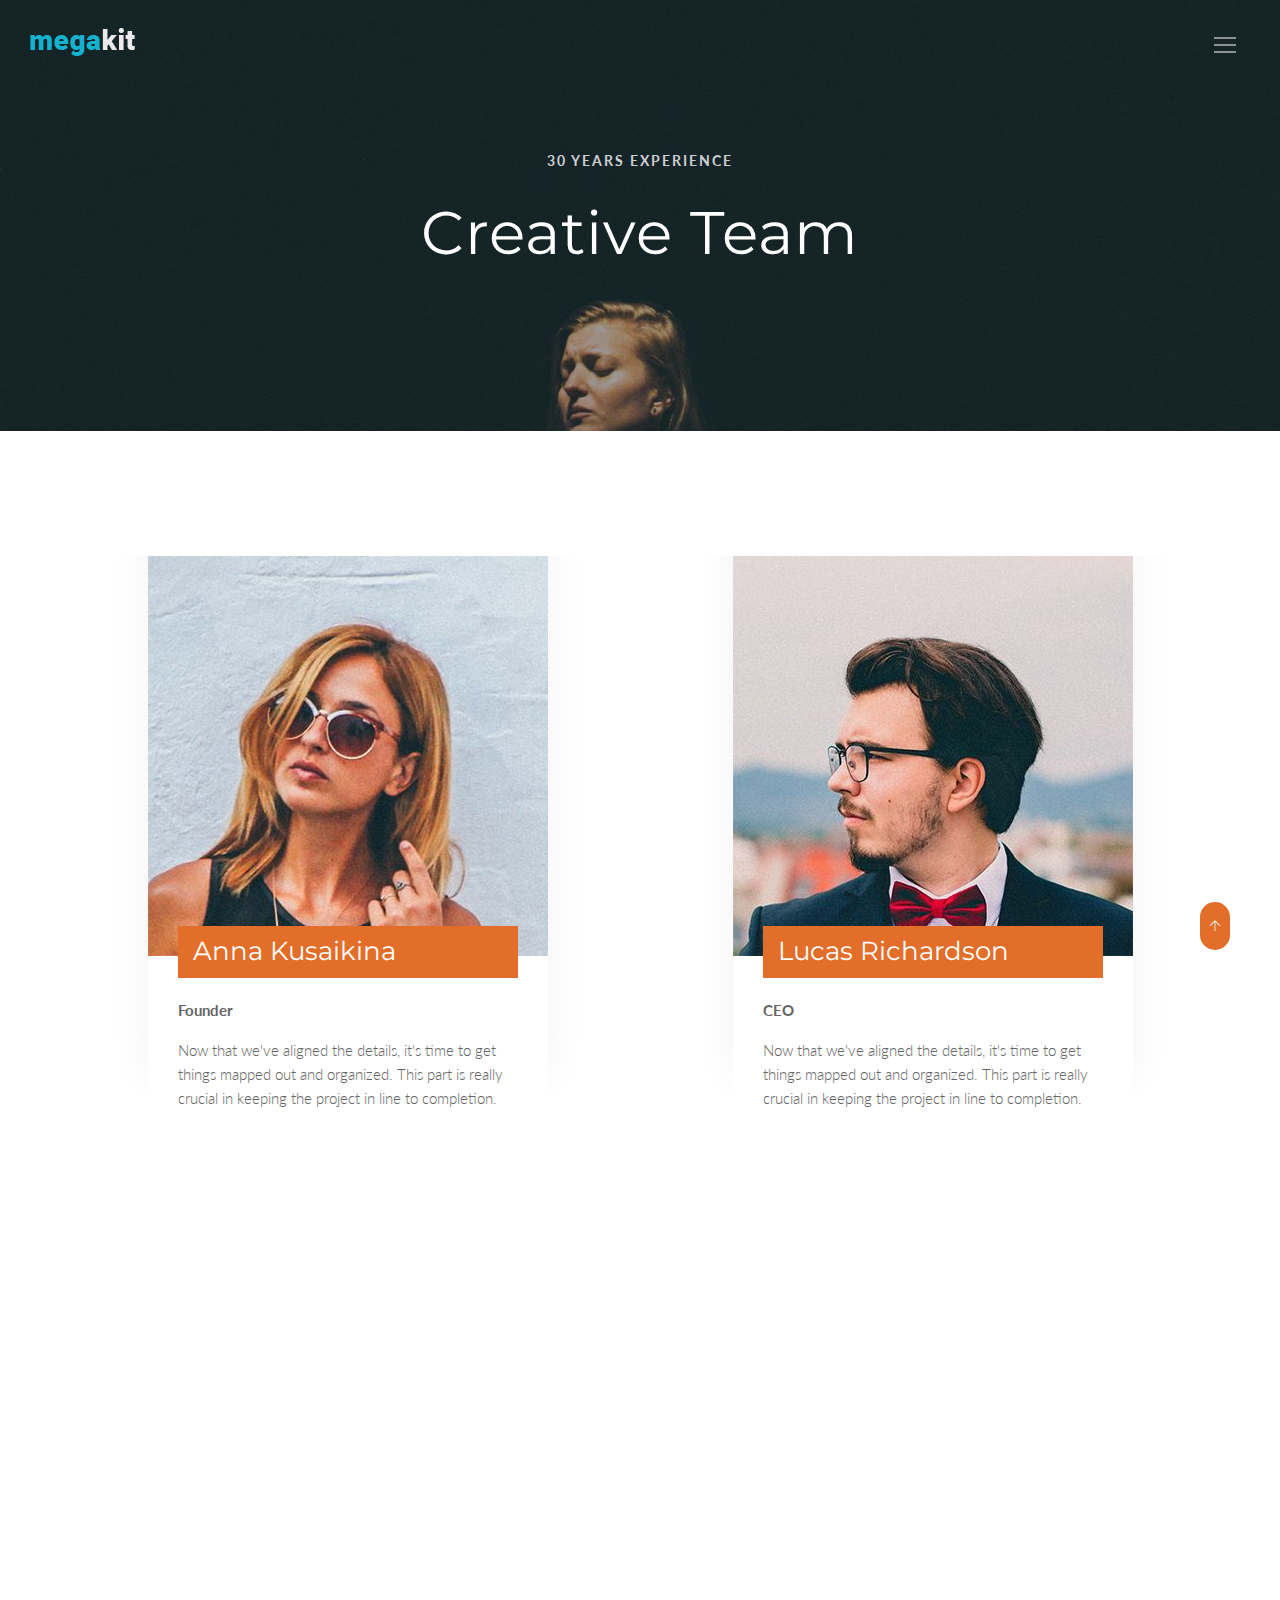
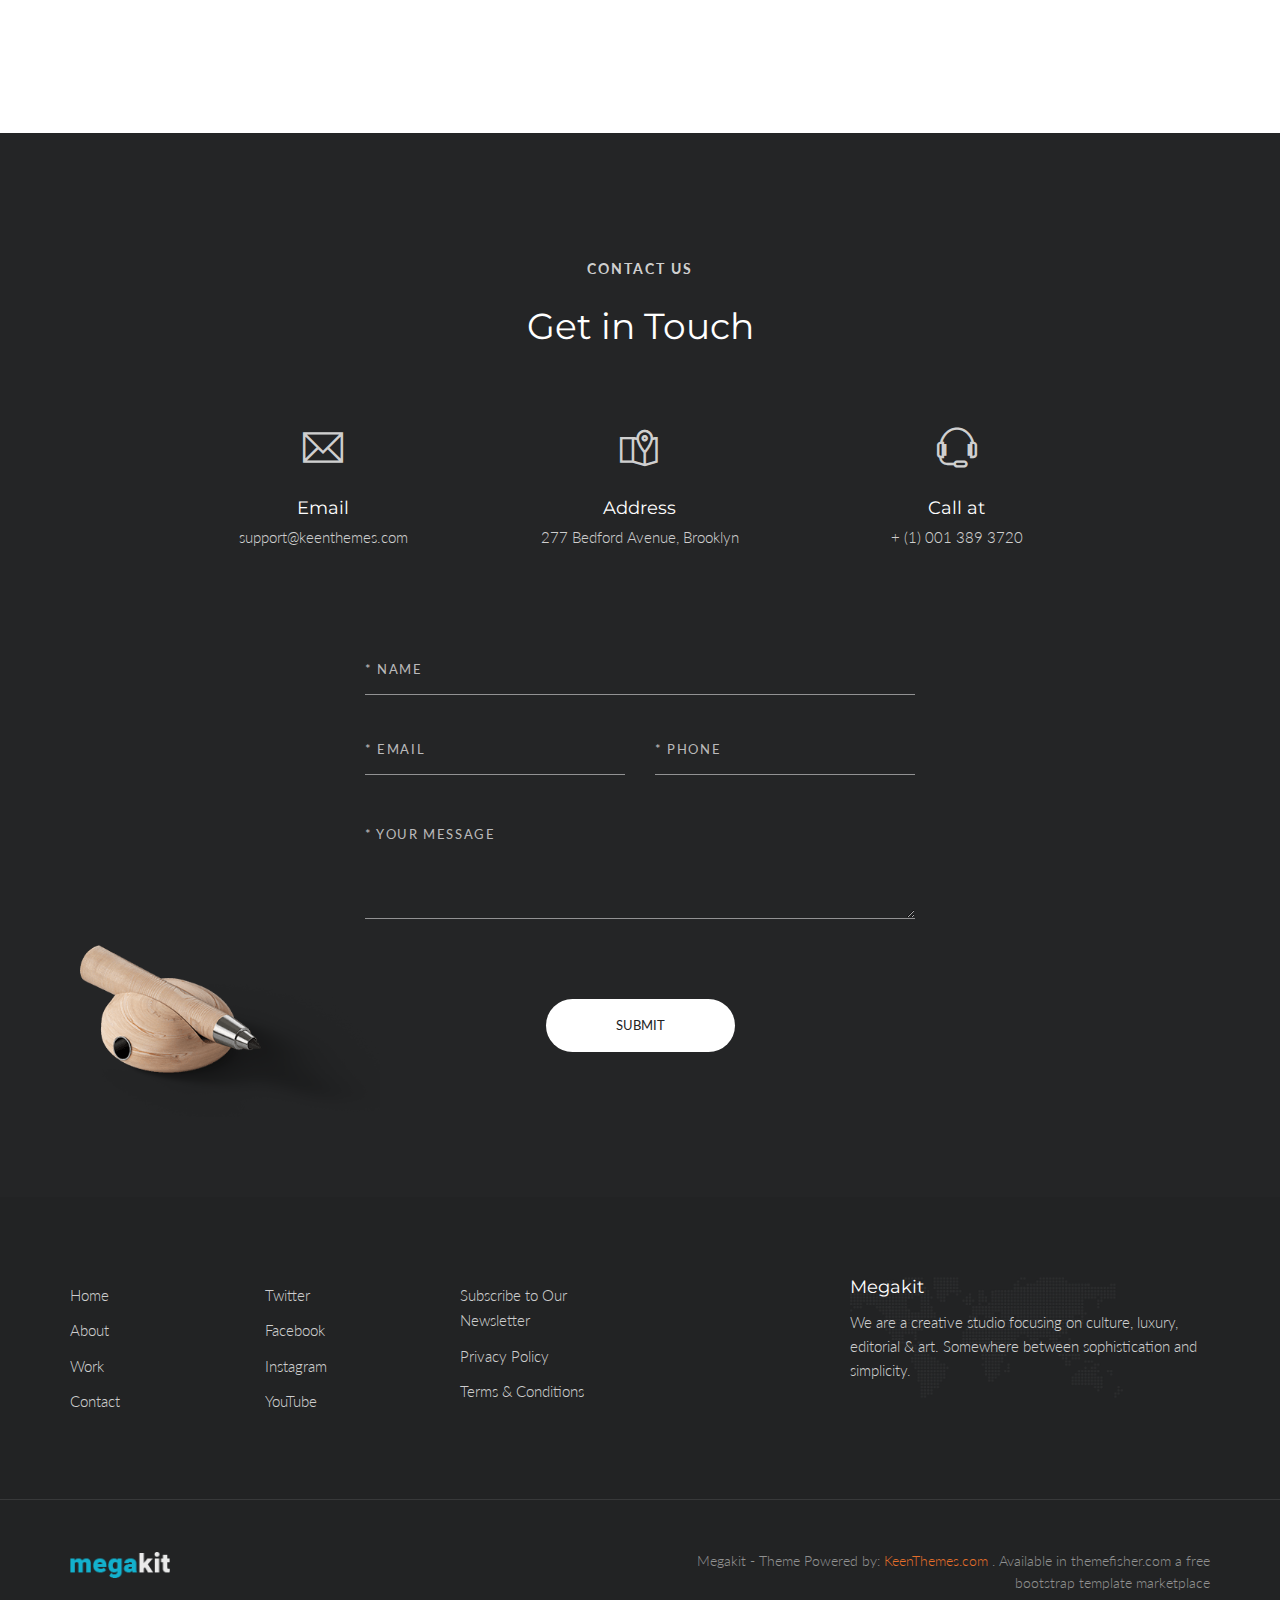
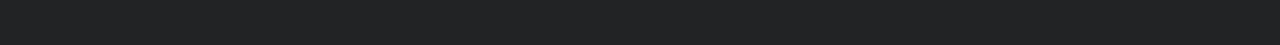
<file: team.html>
<!DOCTYPE html>
<html lang="en" class="no-js">
    <!-- Begin Head -->
    <head>
        <!-- Basic -->
        <meta charset="utf-8"/>
        <meta name="viewport" content="width=device-width, initial-scale=1, shrink-to-fit=no">
        <meta http-equiv="x-ua-compatible" content="ie=edge">
        <title>Megakit - HTML5 Theme</title>
        <meta name="keywords" content="HTML5 Theme" />
        <meta name="description" content="Megakit - HTML5 Theme">
        <meta name="author" content="keenthemes.com">

        <!-- Web Fonts -->
        <link href="https://fonts.googleapis.com/css?family=Lato:300,400,400i|Montserrat:400,700" rel="stylesheet">

        <!-- Vendor Styles -->
        <link href="vendor/bootstrap/css/bootstrap.min.css" rel="stylesheet" type="text/css"/>
        <link href="css/animate.css" rel="stylesheet" type="text/css"/>
        <link href="vendor/themify/themify.css" rel="stylesheet" type="text/css"/>
        <link href="vendor/scrollbar/scrollbar.min.css" rel="stylesheet" type="text/css"/>

        <!-- Theme Styles -->
        <link href="css/style.css" rel="stylesheet" type="text/css"/>
        <link href="css/global/global.css" rel="stylesheet" type="text/css"/>

        <!-- Favicon -->
        <link rel="shortcut icon" href="img/favicon.ico" type="image/x-icon">
        <link rel="apple-touch-icon" href="img/apple-touch-icon.png">
    </head>
    <!-- End Head -->

    <!-- Body -->
    <body>

        <!--========== HEADER ==========-->
        <header class="navbar-fixed-top s-header js__header-sticky js__header-overlay">
            <!-- Navbar -->
            <div class="s-header__navbar">
                <div class="s-header__container">
                    <div class="s-header__navbar-row">
                        <div class="s-header__navbar-row-col">
                            <!-- Logo -->
                            <div class="s-header__logo">
                                <a href="index.html" class="s-header__logo-link">
                                    <img class="s-header__logo-img s-header__logo-img-default" src="img/logo.png" alt="Megakit Logo">
                                    <img class="s-header__logo-img s-header__logo-img-shrink" src="img/logo-dark.png" alt="Megakit Logo">
                                </a>
                            </div>
                            <!-- End Logo -->
                        </div>
                        <div class="s-header__navbar-row-col">
                            <!-- Trigger -->
                            <a href="javascript:void(0);" class="s-header__trigger js__trigger">
                                <span class="s-header__trigger-icon"></span>
                                <svg x="0rem" y="0rem" width="3.125rem" height="3.125rem" viewbox="0 0 54 54">
                                    <circle fill="transparent" stroke="#fff" stroke-width="1" cx="27" cy="27" r="25" stroke-dasharray="157 157" stroke-dashoffset="157"></circle>
                                </svg>
                            </a>
                            <!-- End Trigger -->
                        </div>
                    </div>
                </div>
            </div>
            <!-- End Navbar -->

            <!-- Overlay -->
            <div class="s-header-bg-overlay js__bg-overlay">
                <!-- Nav -->
                <nav class="s-header__nav js__scrollbar">
                    <div class="container-fluid">
                        <!-- Menu List -->                                
                        <ul class="list-unstyled s-header__nav-menu">
                            <li class="s-header__nav-menu-item"><a class="s-header__nav-menu-link s-header__nav-menu-link-divider" href="index.html">Corporate</a></li>
                            <li class="s-header__nav-menu-item"><a class="s-header__nav-menu-link s-header__nav-menu-link-divider" href="index_app_landing.html">App Landing</a></li>
                            <li class="s-header__nav-menu-item"><a class="s-header__nav-menu-link s-header__nav-menu-link-divider" href="index_portfolio.html">Portfolio</a></li>
                            <li class="s-header__nav-menu-item"><a class="s-header__nav-menu-link s-header__nav-menu-link-divider" href="index_events.html">Events</a></li>
                            <li class="s-header__nav-menu-item"><a class="s-header__nav-menu-link s-header__nav-menu-link-divider" href="index_lawyer.html">Lawyer</a></li>
                            <li class="s-header__nav-menu-item"><a class="s-header__nav-menu-link s-header__nav-menu-link-divider" href="index_clinic.html">Clinic</a></li>
                            <li class="s-header__nav-menu-item"><a class="s-header__nav-menu-link s-header__nav-menu-link-divider" href="index_coming_soon.html">Coming Soon</a></li>
                        </ul>
                        <!-- End Menu List -->

                        <!-- Menu List -->                                
                        <ul class="list-unstyled s-header__nav-menu">
                            <li class="s-header__nav-menu-item"><a class="s-header__nav-menu-link s-header__nav-menu-link-divider" href="about.html">About</a></li>
                            <li class="s-header__nav-menu-item"><a class="s-header__nav-menu-link s-header__nav-menu-link-divider -is-active" href="team.html">Team</a></li>
                            <li class="s-header__nav-menu-item"><a class="s-header__nav-menu-link s-header__nav-menu-link-divider" href="services.html">Services</a></li>
                            <li class="s-header__nav-menu-item"><a class="s-header__nav-menu-link s-header__nav-menu-link-divider" href="events.html">Events</a></li>
                            <li class="s-header__nav-menu-item"><a class="s-header__nav-menu-link s-header__nav-menu-link-divider" href="faq.html">FAQ</a></li>
                            <li class="s-header__nav-menu-item"><a class="s-header__nav-menu-link s-header__nav-menu-link-divider" href="contacts.html">Contacts</a></li>
                        </ul>
                        <!-- End Menu List -->
                    </div>
                </nav>
                <!-- End Nav -->
                
                <!-- Action -->
                <ul class="list-inline s-header__action s-header__action--lb">
                    <li class="s-header__action-item"><a class="s-header__action-link -is-active" href="#">En</a></li>
                    <li class="s-header__action-item"><a class="s-header__action-link" href="#">Fr</a></li>
                </ul>
                <!-- End Action -->

                <!-- Action -->
                <ul class="list-inline s-header__action s-header__action--rb">
                    <li class="s-header__action-item">
                        <a class="s-header__action-link" href="https://www.behance.net/keenthemes">
                            <i class="g-padding-r-5--xs ti-facebook"></i>
                            <span class="g-display-none--xs g-display-inline-block--sm">Facebook</span>
                        </a>
                    </li>
                    <li class="s-header__action-item">
                        <a class="s-header__action-link" href="https://twitter.com/keenthemes">
                            <i class="g-padding-r-5--xs ti-twitter"></i>
                            <span class="g-display-none--xs g-display-inline-block--sm">Twitter</span>
                        </a>
                    </li>
                    <li class="s-header__action-item">
                        <a class="s-header__action-link" href="https://dribbble.com/keenthemes">
                            <i class="g-padding-r-5--xs ti-dribbble"></i>
                            <span class="g-display-none--xs g-display-inline-block--sm">Dribbble</span>
                        </a>
                    </li>
                </ul>
                <!-- End Action -->
            </div>
            <!-- End Overlay -->
        </header>
        <!--========== END HEADER ==========-->

        <!--========== PROMO BLOCK ==========-->
        <div class="g-bg-position--center js__parallax-window" style="background: url(img/1920x1080/09.jpg) 50% 0 no-repeat fixed;">
            <div class="g-container--md g-text-center--xs g-padding-y-150--xs">
                <p class="text-uppercase g-font-size-14--xs g-font-weight--700 g-color--white-opacity g-letter-spacing--2 g-margin-b-25--xs">30 years experience</p>
                <h1 class="g-font-size-40--xs g-font-size-50--sm g-font-size-60--md g-color--white g-letter-spacing--1">Creative Team</h1>
            </div>
        </div>
        <!--========== END PROMO BLOCK ==========-->

        <!--========== PAGE CONTENT ==========-->
        <!-- Speakers -->
        <div class="container g-padding-y-80--xs g-padding-y-125--sm">
            <div class="row g-overflow--hidden">
                <div class="col-xs-6 g-full-width--xs g-margin-b-30--xs g-margin-b-0--lg">
                    <!-- Speaker -->
                    <div class="center-block g-box-shadow__dark-lightest-v1 g-width-100-percent--xs g-width-400--lg">
                        <img class="img-responsive g-width-100-percent--xs" src="img/400x400/02.jpg" alt="Image">
                        <div class="g-position--overlay g-padding-x-30--xs g-padding-y-30--xs g-margin-t-o-60--xs">
                            <div class="g-bg-color--primary g-padding-x-15--xs g-padding-y-10--xs g-margin-b-20--xs">
                                <h4 class="g-font-size-22--xs g-font-size-26--sm g-color--white g-margin-b-0--xs">Anna Kusaikina</h4>
                            </div>
                            <p class="g-font-weight--700">Founder</p>
                            <p>Now that we've aligned the details, it's time to get things mapped out and organized. This part is really crucial in keeping the project in line to completion.</p>
                        </div>
                    </div>
                    <!-- End Speaker -->
                </div>
                <div class="col-xs-6 g-full-width--xs">
                    <!-- Speaker -->
                    <div class="center-block g-box-shadow__dark-lightest-v1 g-width-100-percent--xs g-width-400--lg">
                        <img class="img-responsive g-width-100-percent--xs" src="img/400x400/01.jpg" alt="Image">
                        <div class="g-position--overlay g-padding-x-30--xs g-padding-y-30--xs g-margin-t-o-60--xs">
                            <div class="g-bg-color--primary g-padding-x-15--xs g-padding-y-10--xs g-margin-b-20--xs">
                                <h4 class="g-font-size-22--xs g-font-size-26--sm g-color--white g-margin-b-0--xs">Lucas Richardson</h4>
                            </div>
                            <p class="g-font-weight--700">CEO</p>
                            <p>Now that we've aligned the details, it's time to get things mapped out and organized. This part is really crucial in keeping the project in line to completion.</p>
                        </div>
                    </div>
                    <!-- End Speaker -->
                </div>
            </div>
        </div>
        <!-- End Speakers -->

        <!-- Team -->
        <div class="row g-row-col--0">
            <div class="col-md-3 col-xs-6 g-full-width--xs">
                <div class="wow fadeInUp" data-wow-duration=".3" data-wow-delay=".1s">
                    <!-- Team -->
                    <div class="s-team-v1">
                        <img class="img-responsive g-width-100-percent--xs" src="img/400x400/03.jpg" alt="Image">
                        <div class="g-text-center--xs g-bg-color--white g-padding-x-30--xs g-padding-y-40--xs">
                            <h2 class="g-font-size-18--xs g-margin-b-5--xs">Jack Daniels</h2>
                            <span class="g-font-size-15--xs g-color--text"><i>Cardiology</i></span>
                        </div>
                    </div>
                    <!-- End Team -->
                </div>
            </div>
            <div class="col-md-3 col-xs-6 g-full-width--xs">
                <div class="wow fadeInUp" data-wow-duration=".3" data-wow-delay=".2s">
                    <!-- Team -->
                    <div class="s-team-v1">
                        <img class="img-responsive g-width-100-percent--xs" src="img/400x400/04.jpg" alt="Image">
                        <div class="g-text-center--xs g-bg-color--white g-padding-x-30--xs g-padding-y-40--xs">
                            <h3 class="g-font-size-18--xs g-margin-b-5--xs">Anna Kusaikina</h3>
                            <span class="g-font-size-15--xs g-color--text"><i>Pulmonology</i></span>
                        </div>
                    </div>
                    <!-- End Team -->
                </div>
            </div>
            <div class="col-md-3 col-xs-6 g-full-width--xs">
                <div class="wow fadeInUp" data-wow-duration=".3" data-wow-delay=".3s">
                    <!-- Team -->
                    <div class="s-team-v1">
                        <img class="img-responsive g-width-100-percent--xs" src="img/400x400/05.jpg" alt="Image">
                        <div class="g-text-center--xs g-bg-color--white g-padding-x-30--xs g-padding-y-40--xs">
                            <h4 class="g-font-size-18--xs g-margin-b-5--xs">Lucas Richardson</h4>
                            <span class="g-font-size-15--xs g-color--text"><i>Dental</i></span>
                        </div>
                    </div>
                    <!-- End Team -->
                </div>
            </div>
            <div class="col-md-3 col-xs-6 g-full-width--xs">
                <div class="wow fadeInUp" data-wow-duration=".3" data-wow-delay=".4s">
                    <!-- Team -->
                    <div class="s-team-v1">
                        <img class="img-responsive g-width-100-percent--xs" src="img/400x400/06.jpg" alt="Image">
                        <div class="g-text-center--xs g-bg-color--white g-padding-x-30--xs g-padding-y-40--xs">
                            <h4 class="g-font-size-18--xs g-margin-b-5--xs">Kira Doe</h4>
                            <span class="g-font-size-15--xs g-color--text"><i>Gynecology</i></span>
                        </div>
                    </div>
                    <!-- End Team -->
                </div>
            </div>
        </div>
        <!-- End Team -->

        <!-- Feedback Form -->
        <div class="g-position--relative g-bg-color--dark-light">
            <div class="g-container--md g-padding-y-80--xs g-padding-y-125--sm">
                <div class="g-text-center--xs g-margin-b-80--xs">
                    <p class="text-uppercase g-font-size-14--xs g-font-weight--700 g-color--white-opacity g-letter-spacing--2 g-margin-b-25--xs">Contact Us</p>
                    <h2 class="g-font-size-32--xs g-font-size-36--md g-color--white">Get in Touch</h2>
                </div>
                <div class="row g-row-col--5 g-margin-b-80--xs">
                    <div class="col-xs-4 g-full-width--xs g-margin-b-50--xs g-margin-b-0--sm">
                        <div class="g-text-center--xs">
                            <i class="g-display-block--xs g-font-size-40--xs g-color--white-opacity g-margin-b-30--xs ti-email"></i>
                            <h4 class="g-font-size-18--xs g-color--white g-margin-b-5--xs">Email</h4>
                            <p class="g-color--white-opacity">support@keenthemes.com</p>
                        </div>
                    </div>
                    <div class="col-xs-4 g-full-width--xs g-margin-b-50--xs g-margin-b-0--sm">
                        <div class="g-text-center--xs">
                            <i class="g-display-block--xs g-font-size-40--xs g-color--white-opacity g-margin-b-30--xs ti-map-alt"></i>
                            <h4 class="g-font-size-18--xs g-color--white g-margin-b-5--xs">Address</h4>
                            <p class="g-color--white-opacity">277 Bedford Avenue, Brooklyn</p>
                        </div>
                    </div>
                    <div class="col-xs-4 g-full-width--xs">
                        <div class="g-text-center--xs">
                            <i class="g-display-block--xs g-font-size-40--xs g-color--white-opacity g-margin-b-30--xs ti-headphone-alt"></i>
                            <h4 class="g-font-size-18--xs g-color--white g-margin-b-5--xs">Call at</h4>
                            <p class="g-color--white-opacity">+ (1) 001 389 3720</p>
                        </div>
                    </div>
                </div>
                <form class="center-block g-width-500--sm g-width-550--md">
                    <div class="g-margin-b-30--xs">
                        <input type="text" class="form-control s-form-v3__input" placeholder="* Name">
                    </div>
                    <div class="row g-row-col-5 g-margin-b-50--xs">
                        <div class="col-sm-6 g-margin-b-30--xs g-margin-b-0--md">
                            <input type="email" class="form-control s-form-v3__input" placeholder="* Email">
                        </div>
                        <div class="col-sm-6">
                            <input type="text" class="form-control s-form-v3__input" placeholder="* Phone">
                        </div>
                    </div>
                    <div class="g-margin-b-80--xs">
                        <textarea class="form-control s-form-v3__input" rows="5" placeholder="* Your message"></textarea>
                    </div>
                    <div class="g-text-center--xs">
                        <button type="submit" class="text-uppercase s-btn s-btn--md s-btn--white-bg g-radius--50 g-padding-x-70--xs g-margin-b-20--xs">Submit</button>
                    </div>
                </form>
            </div>
            <img class="s-mockup-v2" src="img/mockups/pencil-01.png" alt="Mockup Image">
        </div>
        <!-- End Feedback Form -->
        <!--========== END PAGE CONTENT ==========-->

        <!--========== FOOTER ==========-->
        <footer class="g-bg-color--dark">
            <!-- Links -->
            <div class="g-hor-divider__dashed--white-opacity-lightest">
                <div class="container g-padding-y-80--xs">
                    <div class="row">
                        <div class="col-sm-2 g-margin-b-20--xs g-margin-b-0--md">
                            <ul class="list-unstyled g-ul-li-tb-5--xs g-margin-b-0--xs">
                                <li><a class="g-font-size-15--xs g-color--white-opacity" href="http://themeforest.net/item/metronic-responsive-admin-dashboard-template/4021469?ref=keenthemes">Home</a></li>
                                <li><a class="g-font-size-15--xs g-color--white-opacity" href="http://themeforest.net/item/metronic-responsive-admin-dashboard-template/4021469?ref=keenthemes">About</a></li>
                                <li><a class="g-font-size-15--xs g-color--white-opacity" href="http://themeforest.net/item/metronic-responsive-admin-dashboard-template/4021469?ref=keenthemes">Work</a></li>
                                <li><a class="g-font-size-15--xs g-color--white-opacity" href="http://themeforest.net/item/metronic-responsive-admin-dashboard-template/4021469?ref=keenthemes">Contact</a></li>
                            </ul>
                        </div>
                        <div class="col-sm-2 g-margin-b-20--xs g-margin-b-0--md">
                            <ul class="list-unstyled g-ul-li-tb-5--xs g-margin-b-0--xs">
                                <li><a class="g-font-size-15--xs g-color--white-opacity" href="http://themeforest.net/item/metronic-responsive-admin-dashboard-template/4021469?ref=keenthemes">Twitter</a></li>
                                <li><a class="g-font-size-15--xs g-color--white-opacity" href="http://themeforest.net/item/metronic-responsive-admin-dashboard-template/4021469?ref=keenthemes">Facebook</a></li>
                                <li><a class="g-font-size-15--xs g-color--white-opacity" href="http://themeforest.net/item/metronic-responsive-admin-dashboard-template/4021469?ref=keenthemes">Instagram</a></li>
                                <li><a class="g-font-size-15--xs g-color--white-opacity" href="http://themeforest.net/item/metronic-responsive-admin-dashboard-template/4021469?ref=keenthemes">YouTube</a></li>
                            </ul>
                        </div>
                        <div class="col-sm-2 g-margin-b-40--xs g-margin-b-0--md">
                            <ul class="list-unstyled g-ul-li-tb-5--xs g-margin-b-0--xs">
                                <li><a class="g-font-size-15--xs g-color--white-opacity" href="http://themeforest.net/item/metronic-responsive-admin-dashboard-template/4021469?ref=keenthemes">Subscribe to Our Newsletter</a></li>
                                <li><a class="g-font-size-15--xs g-color--white-opacity" href="http://themeforest.net/item/metronic-responsive-admin-dashboard-template/4021469?ref=keenthemes">Privacy Policy</a></li>
                                <li><a class="g-font-size-15--xs g-color--white-opacity" href="http://themeforest.net/item/metronic-responsive-admin-dashboard-template/4021469?ref=keenthemes">Terms &amp; Conditions</a></li>
                            </ul>
                        </div>
                        <div class="col-md-4 col-md-offset-2 col-sm-5 col-sm-offset-1 s-footer__logo g-padding-y-50--xs g-padding-y-0--md">
                            <h3 class="g-font-size-18--xs g-color--white">Megakit</h3>
                            <p class="g-color--white-opacity">We are a creative studio focusing on culture, luxury, editorial &amp; art. Somewhere between sophistication and simplicity.</p>
                        </div>
                    </div>
                </div>
            </div>
            <!-- End Links -->

            <!-- Copyright -->
            <div class="container g-padding-y-50--xs">
                <div class="row">
                    <div class="col-xs-6">
                        <a href="index.html">
                            <img class="g-width-100--xs g-height-auto--xs" src="img/logo.png" alt="Megakit Logo">
                        </a>
                    </div>
                    <div class="col-xs-6 g-text-right--xs">
                        <p class="g-font-size-14--xs g-margin-b-0--xs g-color--white-opacity-light">Megakit - Theme Powered by:
    <a href="http://www.keenthemes.com/">KeenThemes.com </a>. Available in themefisher.com a free bootstrap template marketplace
</p>
                    </div>
                </div>
            </div>
            <!-- End Copyright -->
        </footer>
        <!--========== END FOOTER ==========-->

        <!-- Back To Top -->
        <a href="javascript:void(0);" class="s-back-to-top js__back-to-top"></a>

        <!--========== JAVASCRIPTS (Load javascripts at bottom, this will reduce page load time) ==========-->
        <!-- Vendor -->
        <script type="text/javascript" src="vendor/jquery.min.js"></script>
        <script type="text/javascript" src="vendor/jquery.migrate.min.js"></script>
        <script type="text/javascript" src="vendor/bootstrap/js/bootstrap.min.js"></script>
        <script type="text/javascript" src="vendor/jquery.smooth-scroll.min.js"></script>
        <script type="text/javascript" src="vendor/jquery.back-to-top.min.js"></script>
        <script type="text/javascript" src="vendor/scrollbar/jquery.scrollbar.min.js"></script>
        <script type="text/javascript" src="vendor/jquery.parallax.min.js"></script>
        <script type="text/javascript" src="vendor/jquery.wow.min.js"></script>

        <!-- General Components and Settings -->
        <script type="text/javascript" src="js/global.min.js"></script>
        <script type="text/javascript" src="js/components/header-sticky.min.js"></script>
        <script type="text/javascript" src="js/components/scrollbar.min.js"></script>
        <script type="text/javascript" src="js/components/wow.min.js"></script>
        <!--========== END JAVASCRIPTS ==========-->

    </body>
    <!-- End Body -->
</html>
</file>
<file: vendor/themify/themify.css>
@font-face {
	font-family: 'themify';
	src:url('fonts/themify.eot?-fvbane');
	src:url('fonts/themify.eot?#iefix-fvbane') format('embedded-opentype'),
		url('fonts/themify.woff?-fvbane') format('woff'),
		url('fonts/themify.ttf?-fvbane') format('truetype'),
		url('fonts/themify.svg?-fvbane#themify') format('svg');
	font-weight: normal;
	font-style: normal;
}

[class^="ti-"], [class*=" ti-"] {
	font-family: 'themify';
	speak: none;
	font-style: normal;
	font-weight: normal;
	font-variant: normal;
	text-transform: none;
	line-height: 1;

	/* Better Font Rendering =========== */
	-webkit-font-smoothing: antialiased;
	-moz-osx-font-smoothing: grayscale;
}

.ti-wand:before {
	content: "\e600";
}
.ti-volume:before {
	content: "\e601";
}
.ti-user:before {
	content: "\e602";
}
.ti-unlock:before {
	content: "\e603";
}
.ti-unlink:before {
	content: "\e604";
}
.ti-trash:before {
	content: "\e605";
}
.ti-thought:before {
	content: "\e606";
}
.ti-target:before {
	content: "\e607";
}
.ti-tag:before {
	content: "\e608";
}
.ti-tablet:before {
	content: "\e609";
}
.ti-star:before {
	content: "\e60a";
}
.ti-spray:before {
	content: "\e60b";
}
.ti-signal:before {
	content: "\e60c";
}
.ti-shopping-cart:before {
	content: "\e60d";
}
.ti-shopping-cart-full:before {
	content: "\e60e";
}
.ti-settings:before {
	content: "\e60f";
}
.ti-search:before {
	content: "\e610";
}
.ti-zoom-in:before {
	content: "\e611";
}
.ti-zoom-out:before {
	content: "\e612";
}
.ti-cut:before {
	content: "\e613";
}
.ti-ruler:before {
	content: "\e614";
}
.ti-ruler-pencil:before {
	content: "\e615";
}
.ti-ruler-alt:before {
	content: "\e616";
}
.ti-bookmark:before {
	content: "\e617";
}
.ti-bookmark-alt:before {
	content: "\e618";
}
.ti-reload:before {
	content: "\e619";
}
.ti-plus:before {
	content: "\e61a";
}
.ti-pin:before {
	content: "\e61b";
}
.ti-pencil:before {
	content: "\e61c";
}
.ti-pencil-alt:before {
	content: "\e61d";
}
.ti-paint-roller:before {
	content: "\e61e";
}
.ti-paint-bucket:before {
	content: "\e61f";
}
.ti-na:before {
	content: "\e620";
}
.ti-mobile:before {
	content: "\e621";
}
.ti-minus:before {
	content: "\e622";
}
.ti-medall:before {
	content: "\e623";
}
.ti-medall-alt:before {
	content: "\e624";
}
.ti-marker:before {
	content: "\e625";
}
.ti-marker-alt:before {
	content: "\e626";
}
.ti-arrow-up:before {
	content: "\e627";
}
.ti-arrow-right:before {
	content: "\e628";
}
.ti-arrow-left:before {
	content: "\e629";
}
.ti-arrow-down:before {
	content: "\e62a";
}
.ti-lock:before {
	content: "\e62b";
}
.ti-location-arrow:before {
	content: "\e62c";
}
.ti-link:before {
	content: "\e62d";
}
.ti-layout:before {
	content: "\e62e";
}
.ti-layers:before {
	content: "\e62f";
}
.ti-layers-alt:before {
	content: "\e630";
}
.ti-key:before {
	content: "\e631";
}
.ti-import:before {
	content: "\e632";
}
.ti-image:before {
	content: "\e633";
}
.ti-heart:before {
	content: "\e634";
}
.ti-heart-broken:before {
	content: "\e635";
}
.ti-hand-stop:before {
	content: "\e636";
}
.ti-hand-open:before {
	content: "\e637";
}
.ti-hand-drag:before {
	content: "\e638";
}
.ti-folder:before {
	content: "\e639";
}
.ti-flag:before {
	content: "\e63a";
}
.ti-flag-alt:before {
	content: "\e63b";
}
.ti-flag-alt-2:before {
	content: "\e63c";
}
.ti-eye:before {
	content: "\e63d";
}
.ti-export:before {
	content: "\e63e";
}
.ti-exchange-vertical:before {
	content: "\e63f";
}
.ti-desktop:before {
	content: "\e640";
}
.ti-cup:before {
	content: "\e641";
}
.ti-crown:before {
	content: "\e642";
}
.ti-comments:before {
	content: "\e643";
}
.ti-comment:before {
	content: "\e644";
}
.ti-comment-alt:before {
	content: "\e645";
}
.ti-close:before {
	content: "\e646";
}
.ti-clip:before {
	content: "\e647";
}
.ti-angle-up:before {
	content: "\e648";
}
.ti-angle-right:before {
	content: "\e649";
}
.ti-angle-left:before {
	content: "\e64a";
}
.ti-angle-down:before {
	content: "\e64b";
}
.ti-check:before {
	content: "\e64c";
}
.ti-check-box:before {
	content: "\e64d";
}
.ti-camera:before {
	content: "\e64e";
}
.ti-announcement:before {
	content: "\e64f";
}
.ti-brush:before {
	content: "\e650";
}
.ti-briefcase:before {
	content: "\e651";
}
.ti-bolt:before {
	content: "\e652";
}
.ti-bolt-alt:before {
	content: "\e653";
}
.ti-blackboard:before {
	content: "\e654";
}
.ti-bag:before {
	content: "\e655";
}
.ti-move:before {
	content: "\e656";
}
.ti-arrows-vertical:before {
	content: "\e657";
}
.ti-arrows-horizontal:before {
	content: "\e658";
}
.ti-fullscreen:before {
	content: "\e659";
}
.ti-arrow-top-right:before {
	content: "\e65a";
}
.ti-arrow-top-left:before {
	content: "\e65b";
}
.ti-arrow-circle-up:before {
	content: "\e65c";
}
.ti-arrow-circle-right:before {
	content: "\e65d";
}
.ti-arrow-circle-left:before {
	content: "\e65e";
}
.ti-arrow-circle-down:before {
	content: "\e65f";
}
.ti-angle-double-up:before {
	content: "\e660";
}
.ti-angle-double-right:before {
	content: "\e661";
}
.ti-angle-double-left:before {
	content: "\e662";
}
.ti-angle-double-down:before {
	content: "\e663";
}
.ti-zip:before {
	content: "\e664";
}
.ti-world:before {
	content: "\e665";
}
.ti-wheelchair:before {
	content: "\e666";
}
.ti-view-list:before {
	content: "\e667";
}
.ti-view-list-alt:before {
	content: "\e668";
}
.ti-view-grid:before {
	content: "\e669";
}
.ti-uppercase:before {
	content: "\e66a";
}
.ti-upload:before {
	content: "\e66b";
}
.ti-underline:before {
	content: "\e66c";
}
.ti-truck:before {
	content: "\e66d";
}
.ti-timer:before {
	content: "\e66e";
}
.ti-ticket:before {
	content: "\e66f";
}
.ti-thumb-up:before {
	content: "\e670";
}
.ti-thumb-down:before {
	content: "\e671";
}
.ti-text:before {
	content: "\e672";
}
.ti-stats-up:before {
	content: "\e673";
}
.ti-stats-down:before {
	content: "\e674";
}
.ti-split-v:before {
	content: "\e675";
}
.ti-split-h:before {
	content: "\e676";
}
.ti-smallcap:before {
	content: "\e677";
}
.ti-shine:before {
	content: "\e678";
}
.ti-shift-right:before {
	content: "\e679";
}
.ti-shift-left:before {
	content: "\e67a";
}
.ti-shield:before {
	content: "\e67b";
}
.ti-notepad:before {
	content: "\e67c";
}
.ti-server:before {
	content: "\e67d";
}
.ti-quote-right:before {
	content: "\e67e";
}
.ti-quote-left:before {
	content: "\e67f";
}
.ti-pulse:before {
	content: "\e680";
}
.ti-printer:before {
	content: "\e681";
}
.ti-power-off:before {
	content: "\e682";
}
.ti-plug:before {
	content: "\e683";
}
.ti-pie-chart:before {
	content: "\e684";
}
.ti-paragraph:before {
	content: "\e685";
}
.ti-panel:before {
	content: "\e686";
}
.ti-package:before {
	content: "\e687";
}
.ti-music:before {
	content: "\e688";
}
.ti-music-alt:before {
	content: "\e689";
}
.ti-mouse:before {
	content: "\e68a";
}
.ti-mouse-alt:before {
	content: "\e68b";
}
.ti-money:before {
	content: "\e68c";
}
.ti-microphone:before {
	content: "\e68d";
}
.ti-menu:before {
	content: "\e68e";
}
.ti-menu-alt:before {
	content: "\e68f";
}
.ti-map:before {
	content: "\e690";
}
.ti-map-alt:before {
	content: "\e691";
}
.ti-loop:before {
	content: "\e692";
}
.ti-location-pin:before {
	content: "\e693";
}
.ti-list:before {
	content: "\e694";
}
.ti-light-bulb:before {
	content: "\e695";
}
.ti-Italic:before {
	content: "\e696";
}
.ti-info:before {
	content: "\e697";
}
.ti-infinite:before {
	content: "\e698";
}
.ti-id-badge:before {
	content: "\e699";
}
.ti-hummer:before {
	content: "\e69a";
}
.ti-home:before {
	content: "\e69b";
}
.ti-help:before {
	content: "\e69c";
}
.ti-headphone:before {
	content: "\e69d";
}
.ti-harddrives:before {
	content: "\e69e";
}
.ti-harddrive:before {
	content: "\e69f";
}
.ti-gift:before {
	content: "\e6a0";
}
.ti-game:before {
	content: "\e6a1";
}
.ti-filter:before {
	content: "\e6a2";
}
.ti-files:before {
	content: "\e6a3";
}
.ti-file:before {
	content: "\e6a4";
}
.ti-eraser:before {
	content: "\e6a5";
}
.ti-envelope:before {
	content: "\e6a6";
}
.ti-download:before {
	content: "\e6a7";
}
.ti-direction:before {
	content: "\e6a8";
}
.ti-direction-alt:before {
	content: "\e6a9";
}
.ti-dashboard:before {
	content: "\e6aa";
}
.ti-control-stop:before {
	content: "\e6ab";
}
.ti-control-shuffle:before {
	content: "\e6ac";
}
.ti-control-play:before {
	content: "\e6ad";
}
.ti-control-pause:before {
	content: "\e6ae";
}
.ti-control-forward:before {
	content: "\e6af";
}
.ti-control-backward:before {
	content: "\e6b0";
}
.ti-cloud:before {
	content: "\e6b1";
}
.ti-cloud-up:before {
	content: "\e6b2";
}
.ti-cloud-down:before {
	content: "\e6b3";
}
.ti-clipboard:before {
	content: "\e6b4";
}
.ti-car:before {
	content: "\e6b5";
}
.ti-calendar:before {
	content: "\e6b6";
}
.ti-book:before {
	content: "\e6b7";
}
.ti-bell:before {
	content: "\e6b8";
}
.ti-basketball:before {
	content: "\e6b9";
}
.ti-bar-chart:before {
	content: "\e6ba";
}
.ti-bar-chart-alt:before {
	content: "\e6bb";
}
.ti-back-right:before {
	content: "\e6bc";
}
.ti-back-left:before {
	content: "\e6bd";
}
.ti-arrows-corner:before {
	content: "\e6be";
}
.ti-archive:before {
	content: "\e6bf";
}
.ti-anchor:before {
	content: "\e6c0";
}
.ti-align-right:before {
	content: "\e6c1";
}
.ti-align-left:before {
	content: "\e6c2";
}
.ti-align-justify:before {
	content: "\e6c3";
}
.ti-align-center:before {
	content: "\e6c4";
}
.ti-alert:before {
	content: "\e6c5";
}
.ti-alarm-clock:before {
	content: "\e6c6";
}
.ti-agenda:before {
	content: "\e6c7";
}
.ti-write:before {
	content: "\e6c8";
}
.ti-window:before {
	content: "\e6c9";
}
.ti-widgetized:before {
	content: "\e6ca";
}
.ti-widget:before {
	content: "\e6cb";
}
.ti-widget-alt:before {
	content: "\e6cc";
}
.ti-wallet:before {
	content: "\e6cd";
}
.ti-video-clapper:before {
	content: "\e6ce";
}
.ti-video-camera:before {
	content: "\e6cf";
}
.ti-vector:before {
	content: "\e6d0";
}
.ti-themify-logo:before {
	content: "\e6d1";
}
.ti-themify-favicon:before {
	content: "\e6d2";
}
.ti-themify-favicon-alt:before {
	content: "\e6d3";
}
.ti-support:before {
	content: "\e6d4";
}
.ti-stamp:before {
	content: "\e6d5";
}
.ti-split-v-alt:before {
	content: "\e6d6";
}
.ti-slice:before {
	content: "\e6d7";
}
.ti-shortcode:before {
	content: "\e6d8";
}
.ti-shift-right-alt:before {
	content: "\e6d9";
}
.ti-shift-left-alt:before {
	content: "\e6da";
}
.ti-ruler-alt-2:before {
	content: "\e6db";
}
.ti-receipt:before {
	content: "\e6dc";
}
.ti-pin2:before {
	content: "\e6dd";
}
.ti-pin-alt:before {
	content: "\e6de";
}
.ti-pencil-alt2:before {
	content: "\e6df";
}
.ti-palette:before {
	content: "\e6e0";
}
.ti-more:before {
	content: "\e6e1";
}
.ti-more-alt:before {
	content: "\e6e2";
}
.ti-microphone-alt:before {
	content: "\e6e3";
}
.ti-magnet:before {
	content: "\e6e4";
}
.ti-line-double:before {
	content: "\e6e5";
}
.ti-line-dotted:before {
	content: "\e6e6";
}
.ti-line-dashed:before {
	content: "\e6e7";
}
.ti-layout-width-full:before {
	content: "\e6e8";
}
.ti-layout-width-default:before {
	content: "\e6e9";
}
.ti-layout-width-default-alt:before {
	content: "\e6ea";
}
.ti-layout-tab:before {
	content: "\e6eb";
}
.ti-layout-tab-window:before {
	content: "\e6ec";
}
.ti-layout-tab-v:before {
	content: "\e6ed";
}
.ti-layout-tab-min:before {
	content: "\e6ee";
}
.ti-layout-slider:before {
	content: "\e6ef";
}
.ti-layout-slider-alt:before {
	content: "\e6f0";
}
.ti-layout-sidebar-right:before {
	content: "\e6f1";
}
.ti-layout-sidebar-none:before {
	content: "\e6f2";
}
.ti-layout-sidebar-left:before {
	content: "\e6f3";
}
.ti-layout-placeholder:before {
	content: "\e6f4";
}
.ti-layout-menu:before {
	content: "\e6f5";
}
.ti-layout-menu-v:before {
	content: "\e6f6";
}
.ti-layout-menu-separated:before {
	content: "\e6f7";
}
.ti-layout-menu-full:before {
	content: "\e6f8";
}
.ti-layout-media-right-alt:before {
	content: "\e6f9";
}
.ti-layout-media-right:before {
	content: "\e6fa";
}
.ti-layout-media-overlay:before {
	content: "\e6fb";
}
.ti-layout-media-overlay-alt:before {
	content: "\e6fc";
}
.ti-layout-media-overlay-alt-2:before {
	content: "\e6fd";
}
.ti-layout-media-left-alt:before {
	content: "\e6fe";
}
.ti-layout-media-left:before {
	content: "\e6ff";
}
.ti-layout-media-center-alt:before {
	content: "\e700";
}
.ti-layout-media-center:before {
	content: "\e701";
}
.ti-layout-list-thumb:before {
	content: "\e702";
}
.ti-layout-list-thumb-alt:before {
	content: "\e703";
}
.ti-layout-list-post:before {
	content: "\e704";
}
.ti-layout-list-large-image:before {
	content: "\e705";
}
.ti-layout-line-solid:before {
	content: "\e706";
}
.ti-layout-grid4:before {
	content: "\e707";
}
.ti-layout-grid3:before {
	content: "\e708";
}
.ti-layout-grid2:before {
	content: "\e709";
}
.ti-layout-grid2-thumb:before {
	content: "\e70a";
}
.ti-layout-cta-right:before {
	content: "\e70b";
}
.ti-layout-cta-left:before {
	content: "\e70c";
}
.ti-layout-cta-center:before {
	content: "\e70d";
}
.ti-layout-cta-btn-right:before {
	content: "\e70e";
}
.ti-layout-cta-btn-left:before {
	content: "\e70f";
}
.ti-layout-column4:before {
	content: "\e710";
}
.ti-layout-column3:before {
	content: "\e711";
}
.ti-layout-column2:before {
	content: "\e712";
}
.ti-layout-accordion-separated:before {
	content: "\e713";
}
.ti-layout-accordion-merged:before {
	content: "\e714";
}
.ti-layout-accordion-list:before {
	content: "\e715";
}
.ti-ink-pen:before {
	content: "\e716";
}
.ti-info-alt:before {
	content: "\e717";
}
.ti-help-alt:before {
	content: "\e718";
}
.ti-headphone-alt:before {
	content: "\e719";
}
.ti-hand-point-up:before {
	content: "\e71a";
}
.ti-hand-point-right:before {
	content: "\e71b";
}
.ti-hand-point-left:before {
	content: "\e71c";
}
.ti-hand-point-down:before {
	content: "\e71d";
}
.ti-gallery:before {
	content: "\e71e";
}
.ti-face-smile:before {
	content: "\e71f";
}
.ti-face-sad:before {
	content: "\e720";
}
.ti-credit-card:before {
	content: "\e721";
}
.ti-control-skip-forward:before {
	content: "\e722";
}
.ti-control-skip-backward:before {
	content: "\e723";
}
.ti-control-record:before {
	content: "\e724";
}
.ti-control-eject:before {
	content: "\e725";
}
.ti-comments-smiley:before {
	content: "\e726";
}
.ti-brush-alt:before {
	content: "\e727";
}
.ti-youtube:before {
	content: "\e728";
}
.ti-vimeo:before {
	content: "\e729";
}
.ti-twitter:before {
	content: "\e72a";
}
.ti-time:before {
	content: "\e72b";
}
.ti-tumblr:before {
	content: "\e72c";
}
.ti-skype:before {
	content: "\e72d";
}
.ti-share:before {
	content: "\e72e";
}
.ti-share-alt:before {
	content: "\e72f";
}
.ti-rocket:before {
	content: "\e730";
}
.ti-pinterest:before {
	content: "\e731";
}
.ti-new-window:before {
	content: "\e732";
}
.ti-microsoft:before {
	content: "\e733";
}
.ti-list-ol:before {
	content: "\e734";
}
.ti-linkedin:before {
	content: "\e735";
}
.ti-layout-sidebar-2:before {
	content: "\e736";
}
.ti-layout-grid4-alt:before {
	content: "\e737";
}
.ti-layout-grid3-alt:before {
	content: "\e738";
}
.ti-layout-grid2-alt:before {
	content: "\e739";
}
.ti-layout-column4-alt:before {
	content: "\e73a";
}
.ti-layout-column3-alt:before {
	content: "\e73b";
}
.ti-layout-column2-alt:before {
	content: "\e73c";
}
.ti-instagram:before {
	content: "\e73d";
}
.ti-google:before {
	content: "\e73e";
}
.ti-github:before {
	content: "\e73f";
}
.ti-flickr:before {
	content: "\e740";
}
.ti-facebook:before {
	content: "\e741";
}
.ti-dropbox:before {
	content: "\e742";
}
.ti-dribbble:before {
	content: "\e743";
}
.ti-apple:before {
	content: "\e744";
}
.ti-android:before {
	content: "\e745";
}
.ti-save:before {
	content: "\e746";
}
.ti-save-alt:before {
	content: "\e747";
}
.ti-yahoo:before {
	content: "\e748";
}
.ti-wordpress:before {
	content: "\e749";
}
.ti-vimeo-alt:before {
	content: "\e74a";
}
.ti-twitter-alt:before {
	content: "\e74b";
}
.ti-tumblr-alt:before {
	content: "\e74c";
}
.ti-trello:before {
	content: "\e74d";
}
.ti-stack-overflow:before {
	content: "\e74e";
}
.ti-soundcloud:before {
	content: "\e74f";
}
.ti-sharethis:before {
	content: "\e750";
}
.ti-sharethis-alt:before {
	content: "\e751";
}
.ti-reddit:before {
	content: "\e752";
}
.ti-pinterest-alt:before {
	content: "\e753";
}
.ti-microsoft-alt:before {
	content: "\e754";
}
.ti-linux:before {
	content: "\e755";
}
.ti-jsfiddle:before {
	content: "\e756";
}
.ti-joomla:before {
	content: "\e757";
}
.ti-html5:before {
	content: "\e758";
}
.ti-flickr-alt:before {
	content: "\e759";
}
.ti-email:before {
	content: "\e75a";
}
.ti-drupal:before {
	content: "\e75b";
}
.ti-dropbox-alt:before {
	content: "\e75c";
}
.ti-css3:before {
	content: "\e75d";
}
.ti-rss:before {
	content: "\e75e";
}
.ti-rss-alt:before {
	content: "\e75f";
}
</file>
<file: css/style.css>
/*----------------------------------
	Common HTML elements and more for easier usage
------------------------------------*/
html {
  overflow-x: hidden;
}

html, html a, body {
  -webkit-font-smoothing: antialiased;
}

html {
  font-size: 16px;
  -webkit-tap-highlight-color: transparent;
}

body {
  font-size: 1rem;
  font-family: Lato, sans-serif;
  color: #222324;
  line-height: 1.6;
  background-color: #fff;
}

/* Typography */
h1, h2, h3, h4, h5, h6 {
  font-weight: 400;
  font-family: Montserrat, sans-serif;
  line-height: 1.2;
  color: #242424;
  margin-top: 0;
  margin-bottom: .5rem;
}

h1,
h2,
h3,
h4,
h5,
h6 {
  /* text-transform: capitalize; */
  margin-bottom: 0.75rem;
}

h1 a,
h2 a,
h3 a,
h4 a,
h5 a,
h6 a {
  color: #242424;
  transition-duration: 200ms;
  transition-property: all;
  transition-timing-function: cubic-bezier(0.7, 1, 0.7, 1);
}

h1 a:focus, h1 a:hover,
h2 a:focus,
h2 a:hover,
h3 a:focus,
h3 a:hover,
h4 a:focus,
h4 a:hover,
h5 a:focus,
h5 a:hover,
h6 a:focus,
h6 a:hover {
  color: 	#E36E2A;
  transition-duration: 200ms;
  transition-property: all;
  transition-timing-function: cubic-bezier(0.7, 1, 0.7, 1);
}

h1 {
  font-size: 2.5rem;
}

h2 {
  font-size: 2rem;
}

h3 {
  font-size: 1.75rem;
}

h4 {
  font-size: 1.5rem;
}

h5 {
  font-size: 1.25rem;
}

h6 {
  font-size: 1rem;
}

em,
li {
  font-size: 1rem;
  font-weight: 300;
  color: #242424;
}

em > a,
li > a {
  color: #242424;
}

em > a:hover,
li > a:hover {
  color: 	#E36E2A;
}

small {
  color: #656565;
}

label {
  font-size: 0.8125rem;
  font-weight: 700;
  color: #242424;
  margin-bottom: .25rem;
}

i {
  line-height: 1;
}

/* Paragraph */
p {
  font-size: 0.9375rem;
  font-weight: 300;
  color: #656565;
  line-height: 1.6;
  margin-top: 0;
  margin-bottom: 1rem;
}

/* Links */
a {
  color: 	#E36E2A;
  text-decoration: none;
}

a:focus, a:hover {
  color: 	#E36E2A;
  text-decoration: none;
}

a:focus {
  outline: none;
}

/*----------------------------------
  My styles
------------------------------------*/
div.bbbb {
  position: absolute;
  right: 0;
  width: 300px;
  height: 120px;
}

.responsive_image_by_me{
  width: 100%;
  height: auto;
}

.impetu{

}

.dark_pictures{
  filter: brightness(50%);
}

.img_width{
  width: 100% !important;
}

.img_width_7{
  width: 70% !important;
}

/*----------------------------------
  Selection
------------------------------------*/
::selection {
  color: #fff;
  background: 	#E36E2A;
  text-shadow: none;
}

::-webkit-selection {
  color: #fff;
  background: 	#E36E2A;
  text-shadow: none;
}

:active,
:focus {
  outline: none;
}

/*----------------------------------
  Button
------------------------------------*/
.s-btn {
  display: inline-block;
  text-align: center;
  vertical-align: middle;
  border: none;
  white-space: nowrap;
  touch-action: manipulation;
  cursor: pointer;
  user-select: none;
  transition-duration: 300ms;
  transition-property: all;
  transition-timing-function: cubic-bezier(0.7, 1, 0.7, 1);
}

.s-btn:focus, .s-btn:hover {
  text-decoration: none;
  transition-duration: 300ms;
  transition-property: all;
  transition-timing-function: cubic-bezier(0.7, 1, 0.7, 1);
}

.s-btn.focus {
  text-decoration: none;
}

.s-btn:active, .s-btn.active {
  background-image: none;
  outline: 0;
}

.s-btn.disabled, .s-btn:disabled,
fieldset[disabled] .s-btn {
  cursor: not-allowed;
  opacity: .65;
}

.s-btn__element--left, .s-btn__element--right {
  display: table-cell;
  vertical-align: middle;
  text-align: left;
}

/* Sizes
------------------------------ */
.s-btn--xs {
  font-size: 0.75rem;
  font-weight: 400;
  padding: 0.5rem 1.25rem;
}

.s-btn--sm {
  font-size: 0.875rem;
  font-weight: 400;
  padding: 0.75rem 1.25rem;
}

.s-btn--md {
  font-size: 0.8125rem;
  font-weight: 400;
  padding: 1rem 2.5rem;
}

.s-btn-icon--md {
  font-size: 1rem;
  padding: 0.9375rem 1.5625rem 0.75rem;
}

/* Styles
------------------------------ */
.s-btn--white-brd {
  color: #fff;
  background: transparent;
  border-width: 0.0625rem;
  border-style: solid;
  border-color: #fff;
}

.s-btn--white-brd:focus, .s-btn--white-brd:hover {
  color: #222324;
  background: #fff;
  border-color: #fff;
}

.s-btn--white-bg {
  color: #222324;
  background: #fff;
}

.s-btn--white-bg:focus, .s-btn--white-bg:hover {
  color: 	#E36E2A;
  background: #fff;
}

.s-btn--dark-bg {
  color: #fff;
  background: #222324;
  border-width: 0.0625rem;
  border-style: solid;
  border-color: #222324;
}

.s-btn--dark-bg:focus, .s-btn--dark-bg:hover {
  color: #fff;
  background: 	#E36E2A;
  border-color: 	#E36E2A;
}

.s-btn--dark-brd {
  color: #222324;
  background: transparent;
  border-width: 0.0625rem;
  border-style: solid;
  border-color: #222324;
}

.s-btn--dark-brd:focus, .s-btn--dark-brd:hover {
  color: #fff;
  background: #222324;
  border-color: #222324;
}

.s-btn--primary-bg {
  color: #fff;
  background: 	#E36E2A;
  border-width: 0.0625rem;
  border-style: solid;
  border-color: 	#E36E2A;
}

.s-btn--primary-bg:focus, .s-btn--primary-bg:hover {
  color: #fff;
  background: 	#E36E2A;
  border-color: 	#E36E2A;
}

.s-btn--primary-brd {
  color: 	#E36E2A;
  background: transparent;
  border-width: 0.0625rem;
  border-style: solid;
  border-color: 	#E36E2A;
}

.s-btn--primary-brd:focus, .s-btn--primary-brd:hover {
  color: #fff;
  background: 	#E36E2A;
  border-color: 	#E36E2A;
}

.s-btn-icon--white-brd {
  border-left: none;
}

.s-btn-icon--dark-brd {
  border-left: none;
}

/*----------------------------------
  Clients v1
------------------------------------*/
.s-clients-v1 {
  display: block;
  width: 6.25rem;
  height: auto;
  margin: 0 auto;
  opacity: 1;
  cursor: pointer;
  transition-duration: 200ms;
  transition-property: all;
  transition-timing-function: cubic-bezier(0.7, 1, 0.7, 1);
}

.s-clients-v1:hover {
  opacity: .8;
  transition-duration: 200ms;
  transition-property: all;
  transition-timing-function: cubic-bezier(0.7, 1, 0.7, 1);
}

/*----------------------------------
  FAQ
------------------------------------*/
.s-faq__pseudo {
  position: relative;
}

.s-faq__pseudo:before {
  position: absolute;
  left: 12.5rem;
  bottom: -1rem;
  z-index: -1;
  font-size: 9.375rem;
  font-family: Playfair Display, serif;
  color: rgba(245, 248, 249, 0.8);
  content: "\0026";
}

.s-faq-grid__divider {
  display: inline-block;
  border-bottom: 0.0625rem solid rgba(255, 255, 255, 0.3);
  margin: .3125rem 0;
}

.s-faq-grid__title {
  font-size: 1rem;
  color: #fff;
  margin: .3125rem 0 0 .5rem;
}

.s-faq .cbp-caption {
  border-bottom: none;
}

/*----------------------------------
  Form Input
------------------------------------*/
/* Form Input v1 */
.s-form-v1__input {
  height: 3.375rem;
  color: #fff;
  font-size: 0.875rem;
  font-weight: 300;
  background: transparent;
  border-color: #fff;
  border-right: none;
  box-shadow: none;
  letter-spacing: .1rem;
  text-transform: uppercase;
  padding: .625rem 2.5rem;
}

.s-form-v1__input::-webkit-input-placeholder {
  color: #fff;
}

.s-form-v1__input::-moz-placeholder {
  color: #fff;
}

.s-form-v1__input:-ms-input-placeholder {
  color: #fff;
}

.s-form-v1__input::placeholder {
  color: #fff;
}

.s-form-v1__input:focus {
  box-shadow: none;
  border-color: #fff;
  background: rgba(255, 255, 255, 0.1);
}

/* Form Input v2 */
.s-form-v2__input {
  height: 3.5rem;
  font-size: 0.875rem;
  font-weight: 300;
  color: #656565;
  border: none;
  box-shadow: none;
  letter-spacing: .1rem;
  text-transform: uppercase;
  padding: .625rem 1.25rem;
  transition-duration: 300ms;
  transition-property: all;
  transition-timing-function: cubic-bezier(0.7, 1, 0.7, 1);
}

.s-form-v2__input::-webkit-input-placeholder {
  color: #656565;
}

.s-form-v2__input::-moz-placeholder {
  color: #656565;
}

.s-form-v2__input:-ms-input-placeholder {
  color: #656565;
}

.s-form-v2__input::placeholder {
  color: #656565;
}

.s-form-v2__input:focus {
  font-weight: 400;
  color: #656565;
  box-shadow: none;
  transition-duration: 300ms;
  transition-property: all;
  transition-timing-function: cubic-bezier(0.7, 1, 0.7, 1);
}

.s-form-v2__input:focus::-webkit-input-placeholder {
  color: #656565;
}

.s-form-v2__input:focus::-moz-placeholder {
  color: #656565;
}

.s-form-v2__input:focus:-ms-input-placeholder {
  color: #656565;
}

.s-form-v2__input:focus::placeholder {
  color: #656565;
}

/* Form Input v3 */
.s-form-v3__input {
  position: relative;
  height: 3.125rem;
  font-size: 0.8125rem;
  font-weight: 400;
  color: rgba(255, 255, 255, 0.7);
  border: none;
  border-bottom: 0.0625rem solid rgba(255, 255, 255, 0.5);
  background: transparent;
  box-shadow: none;
  border-radius: 0;
  letter-spacing: .1rem;
  text-transform: uppercase;
  padding: 0 1.25rem 0 0;
  transition-duration: 300ms;
  transition-property: all;
  transition-timing-function: cubic-bezier(0.7, 1, 0.7, 1);
}

.s-form-v3__input::-webkit-input-placeholder {
  color: rgba(255, 255, 255, 0.7);
}

.s-form-v3__input::-moz-placeholder {
  color: rgba(255, 255, 255, 0.7);
}

.s-form-v3__input:-ms-input-placeholder {
  color: rgba(255, 255, 255, 0.7);
}

.s-form-v3__input::placeholder {
  color: rgba(255, 255, 255, 0.7);
}

.s-form-v3__input:focus {
  color: #fff;
  border-color: rgba(255, 255, 255, 0.99);
  box-shadow: none;
}

.s-form-v3__input:focus::-webkit-input-placeholder {
  color: #fff;
}

.s-form-v3__input:focus::-moz-placeholder {
  color: #fff;
}

.s-form-v3__input:focus:-ms-input-placeholder {
  color: #fff;
}

.s-form-v3__input:focus::placeholder {
  color: #fff;
}

/* Form Input v4 */
.s-form-v4__input {
  position: relative;
  height: 3.125rem;
  font-size: 0.8125rem;
  font-weight: 400;
  color: rgba(34, 35, 36, 0.5);
  border: none;
  border-bottom: .0625rem solid;
  background: rgba(34, 35, 36, 0.3);
  background: transparent;
  box-shadow: none;
  border-radius: 0;
  letter-spacing: .1rem;
  text-transform: uppercase;
  padding: 0 1.25rem .3125rem 1rem;
  transition-duration: 300ms;
  transition-property: all;
  transition-timing-function: cubic-bezier(0.7, 1, 0.7, 1);
}

.s-form-v4__input::-webkit-input-placeholder {
  color: rgba(34, 35, 36, 0.5);
}

.s-form-v4__input::-moz-placeholder {
  color: rgba(34, 35, 36, 0.5);
}

.s-form-v4__input:-ms-input-placeholder {
  color: rgba(34, 35, 36, 0.5);
}

.s-form-v4__input::placeholder {
  color: rgba(34, 35, 36, 0.5);
}

.s-form-v4__input:focus {
  color: #222324;
  border-color: #222324;
  box-shadow: none;
}

.s-form-v4__input:focus::-webkit-input-placeholder {
  color: #222324;
}

.s-form-v4__input:focus::-moz-placeholder {
  color: #222324;
}

.s-form-v4__input:focus:-ms-input-placeholder {
  color: #222324;
}

.s-form-v4__input:focus::placeholder {
  color: #222324;
}

.s-form-v4__icon {
  font-size: 1.125rem;
  color: rgba(34, 35, 36, 0.7);
  border-bottom: 0.0625rem solid #222324;
  padding: 0 .75rem .95rem;
}

/* Form Input v5 */
.s-form-v5__input {
  height: 3.375rem;
  color: #656565;
  font-size: 0.875rem;
  font-weight: 300;
  background: transparent;
  border-color: #222324;
  border-right: none;
  box-shadow: none;
  letter-spacing: .1rem;
  text-transform: uppercase;
  padding: .625rem 2.5rem;
}

.s-form-v5__input::-webkit-input-placeholder {
  color: #656565;
}

.s-form-v5__input::-moz-placeholder {
  color: #656565;
}

.s-form-v5__input:-ms-input-placeholder {
  color: #656565;
}

.s-form-v5__input::placeholder {
  color: #656565;
}

.s-form-v5__input:focus {
  color: #222324;
  box-shadow: none;
  border-color: #222324;
}

.s-form-v5__input:focus::-webkit-input-placeholder {
  color: #222324;
}

.s-form-v5__input:focus::-moz-placeholder {
  color: #222324;
}

.s-form-v5__input:focus:-ms-input-placeholder {
  color: #222324;
}

.s-form-v5__input:focus::placeholder {
  color: #222324;
}

/*----------------------------------
  Icons
------------------------------------*/
.s-icon {
  display: inline-block;
  text-align: center;
  vertical-align: middle;
  transition-duration: 300ms;
  transition-property: all;
  transition-timing-function: cubic-bezier(0.7, 1, 0.7, 1);
}

.s-icon:focus, .s-icon:hover {
  text-decoration: none;
  transition-duration: 300ms;
  transition-property: all;
  transition-timing-function: cubic-bezier(0.7, 1, 0.7, 1);
}

/* Sizes
------------------------------ */
.s-icon--sm {
  width: 2.5rem;
  height: 2.5rem;
  font-size: 0.8125rem;
  padding: 0.6875rem;
}

.s-icon--md {
  width: 3.125rem;
  height: 3.125rem;
  font-size: 1.125rem;
  padding: 0.75rem;
}

.s-icon--lg {
  width: 3.5rem;
  height: 3.5rem;
  font-size: 1.625rem;
  padding: 0.5625rem 1rem;
}

/* Styles
------------------------------ */
.s-icon--white-brd {
  color: #fff;
  background: transparent;
  border-width: 0.0625rem;
  border-style: solid;
  border-color: #fff;
  line-height: 1.4;
}

.s-icon--white-brd:focus, .s-icon--white-brd:hover {
  color: #fff;
  background: 	#E36E2A;
  border-color: 	#E36E2A;
}

.s-icon--white-bg {
  color: #222324;
  background: #fff;
  border-width: 0.0625rem;
  border-style: solid;
  border-color: #fff;
  line-height: 1.4;
}

.s-icon--white-bg:focus, .s-icon--white-bg:hover {
  color: 	#E36E2A;
  background: #fff;
  border-color: #fff;
}

.s-icon--primary-brd {
  color: 	#E36E2A;
  background: transparent;
  border-width: 0.0625rem;
  border-style: solid;
  border-color: 	#E36E2A;
  line-height: 1.4;
}

.s-icon--primary-brd:focus, .s-icon--primary-brd:hover {
  color: #fff;
  background: 	#E36E2A;
  border-color: 	#E36E2A;
}

.s-icon--primary-bg {
  color: #fff;
  background: 	#E36E2A;
  line-height: 1.6;
}

/*----------------------------------
  Promo Block
------------------------------------*/
/* Promo Block v1 */
.s-promo-block-v1__square-effect {
  position: relative;
}

.s-promo-block-v1__square-effect:before {
  position: absolute;
  top: -5rem;
  left: -1.875rem;
  width: 18.75rem;
  height: 10.9375rem;
  border: .625rem solid;
  border-color: rgba(255, 255, 255, 0.2);
  content: " ";
}

.s-promo-block-v1__square-effect:after {
  position: absolute;
  right: 0;
  bottom: -2rem;
  width: 9.375rem;
  height: 9.375rem;
  border: .625rem solid;
  z-index: -1;
  border-color: rgba(227, 110, 42, 0.9);
  content: " ";
}

/* Promo Block v2 */
.s-promo-block-v2 {
  position: relative;
  z-index: 1;
}

.s-promo-block-v2:before {
  position: absolute;
  top: 0;
  left: 0;
  right: 0;
  bottom: 0;
  z-index: -1;
  width: 100%;
  height: 100%;
  background-image: linear-gradient(145deg, rgba(152, 119, 234, 0.7) -25%, 	#E36E2A 100%);
  background-repeat: repeat-x;
  content: " ";
}

.s-promo-block-v2__form {
  position: absolute;
  top: 50%;
  right: 0;
  -webkit-transform: translate3d(0, -50%, 0);
  transform: translate3d(0, -50%, 0);
}

@media (max-width: 61.9em) {
  .s-promo-block-v2__form {
    position: static;
    -webkit-transform: translate3d(0, 0, 0);
    transform: translate3d(0, 0, 0);
  }
}

/* Promo Block v3 */
.s-promo-block-v3__divider {
  position: relative;
  padding-bottom: 1.875rem;
}

.s-promo-block-v3__divider:before {
  position: absolute;
  top: 0;
  left: 0;
  right: 0;
  bottom: 0;
  width: 100%;
  height: 0.1875rem;
  background-image: linear-gradient(145deg, rgba(152, 119, 234, 0.9) -25%, 	#E36E2A 100%);
  background-repeat: repeat-x;
  content: " ";
}

.s-promo-block-v3__date {
  line-height: .8;
  margin-right: 1rem;
}

.s-promo-block-v3__month, .s-promo-block-v3__year {
  display: block;
  line-height: 1.3;
}

.s-promo-block-v3__month {
  vertical-align: top;
}

/* Promo Block v4 */
.s-promo-block-v4 {
  position: relative;
  z-index: 1;
}

.s-promo-block-v4:before {
  position: absolute;
  top: 0;
  left: 0;
  right: 0;
  bottom: 0;
  z-index: -1;
  width: 100%;
  height: 100%;
  background-image: linear-gradient(to bottom, rgba(34, 35, 36, 0.3) 0%, rgba(227, 110, 42, 0.6) 100%);
  background-repeat: repeat-x;
  content: " ";
}

/* Promo Block v5 */
.s-promo-block-v5 {
  position: relative;
  z-index: 1;
}

.s-promo-block-v5:before {
  position: absolute;
  top: 0;
  left: 0;
  right: 0;
  bottom: 0;
  z-index: -1;
  width: 100%;
  height: 100%;
  background-image: linear-gradient(90deg, rgba(28, 123, 172, 0.93) 0%, rgba(227, 110, 42, 0.93) 100%);
  background-repeat: repeat-x;
  content: " ";
}

/* Promo Block v6 */
.s-promo-block-v6 {
  position: relative;
  z-index: 1;
}

.s-promo-block-v6:before {
  position: absolute;
  top: 0;
  left: 0;
  right: 0;
  bottom: 0;
  z-index: -1;
  width: 100%;
  height: 100%;
  background-image: linear-gradient(-180deg, rgba(28, 123, 172, 0.1) 0%, 	#E36E2A 80%);
  background-repeat: repeat-x;
  content: " ";
}

/* Promo Block v7 */
.s-promo-block-v7 {
  position: relative;
  z-index: 1;
}

.s-promo-block-v7:before {
  position: absolute;
  top: 0;
  left: 0;
  right: 0;
  bottom: 0;
  z-index: -1;
  width: 100%;
  height: 100%;
  background-image: linear-gradient(145deg, rgba(227, 110, 42, 0.97) 0%, rgba(152, 119, 234, 0.97) 100%);
  background-repeat: repeat-x;
  content: " ";
}

/*----------------------------------
  Mockup
------------------------------------*/
/* Mockup v1 */
.s-mockup-v1 {
  position: relative;
  width: 55rem;
  height: auto;
  z-index: 1;
}

@media (max-width: 61.9em) {
  .s-mockup-v1 {
    width: 100%;
    height: auto;
  }
}

/* Mockup v2 */
.s-mockup-v2 {
  position: absolute;
  left: 6.25rem;
  bottom: 6.25rem;
  width: 25rem;
  height: auto;
}

@media (max-width: 33.9em) {
  .s-mockup-v2 {
    display: none;
  }
}

@media (min-width: 34em) {
  .s-mockup-v2 {
    position: absolute;
    left: 0.625rem;
    bottom: 0.625rem;
    width: 18.75rem;
    height: auto;
  }
}

@media (min-width: 48em) {
  .s-mockup-v2 {
    position: absolute;
    left: 5rem;
    bottom: 5rem;
    width: 18.75rem;
    height: auto;
  }
}

/*----------------------------------
  Plan
------------------------------------*/
/* Plan v1 */
.s-plan-v1 {
  box-shadow: 0.625rem 0.625rem 0.9375rem 0 rgba(31, 31, 31, 0.075);
}

.s-plan-v1__price-mark, .s-plan-v1__price-tag {
  color: 	#E36E2A;
}

.s-plan-v1__price-mark {
  font-size: 1.375rem;
  vertical-align: top;
}

.s-plan-v1__price-tag {
  font-size: 1.875rem;
  line-height: 1.1;
}

/* Plan v2 */
@media (min-width: 62em) {
  .s-plan-v2__main {
    position: relative;
    z-index: 1;
    box-shadow: 0 -1.25rem 3.125rem 0 rgba(34, 35, 36, 0.05);
    margin-top: -.4375rem;
  }
}

/*----------------------------------
  Process v1
------------------------------------*/
.s-process-v1 {
  position: relative;
}

.s-process-v1:before {
  position: absolute;
  top: 3.125rem;
  left: 60%;
  width: 80%;
  height: 0.0625rem;
  background: rgba(255, 255, 255, 0.2);
  content: " ";
  margin-top: -.03125rem;
}

@media (max-width: 47.9em) {
  .s-process-v1:before {
    display: none;
  }
}

.s-process-v1:last-child:before {
  display: none;
}

/*----------------------------------
  Scroll To Section
------------------------------------*/
/* Scroll To Section v1 */
.s-scroll-to-section-v1--bc {
  position: absolute;
  left: 50%;
  bottom: 0.625rem;
  z-index: 1;
  -webkit-transform: translate3d(-50%, 0, 0);
  transform: translate3d(-50%, 0, 0);
  text-align: center;
}

/*----------------------------------
  Team v1
------------------------------------*/
.s-team-v1 {
  position: relative;
  cursor: pointer;
}

.s-team-v1:before {
  position: absolute;
  top: 0;
  left: 0;
  z-index: 1;
  width: 100%;
  height: 100%;
  content: " ";
  transition-duration: 300ms;
  transition-property: all;
  transition-timing-function: cubic-bezier(0.7, 1, 0.7, 1);
}

.s-team-v1:hover:before {
  box-shadow: 0 0 1.25rem 0.3125rem rgba(34, 35, 36, 0.07);
}

/*----------------------------------
  Video
------------------------------------*/
.s-video__bg {
  position: relative;
}

.s-video__bg:before {
  position: absolute;
  top: 0;
  left: 0;
  width: 100%;
  height: 100%;
  z-index: 1;
  background-image: linear-gradient(145deg, rgba(103, 181, 241, 0.8) 0, rgba(152, 119, 234, 0.8) 100%);
  background-repeat: repeat-x;
  content: " ";
}

/* Video v2 */
.s-video-v2__bg {
  position: relative;
}

.s-video-v2__bg:before {
  position: absolute;
  top: 0;
  left: 0;
  width: 100%;
  height: 100%;
  z-index: 1;
  background: rgba(34, 35, 36, 0.85);
  content: " ";
}

/*----------------------------------
  Header
------------------------------------*/
.s-header__navbar {
  background: transparent;
  transition-duration: 300ms;
  transition-property: all;
  transition-timing-function: cubic-bezier(0.7, 1, 0.7, 1);
}

/* Container
------------------------------ */
.s-header__container {
  width: 100%;
  height: auto;
  display: table;
  padding: .75rem 1.875rem;
}

.s-header__container:before, .s-header__container:after {
  content: " ";
  display: table;
}

.s-header__container:after {
  clear: both;
}

.container-fluid {
  padding-left: 2.1875rem;
  padding-right: 2.1875rem;
}

/* Navbar Row
------------------------------ */
.s-header__navbar-row {
  position: relative;
  display: table-row;
  clear: both;
}

.s-header__navbar-row-col {
  width: 50%;
  display: table-cell;
  vertical-align: middle;
}

/* Logo
------------------------------ */
.s-header__logo {
  position: relative;
  z-index: 9999;
  width: 100%;
  height: auto;
  float: left;
}

.s-header__logo-link {
  display: inline-block;
  padding: 1rem 0;
}

.s-header__logo-link:focus, .s-header__logo-link:hover {
  text-decoration: none;
}

.s-header__logo-img-default, .s-header__logo-img-shrink {
  display: block;
  transition-duration: 300ms;
  transition-property: all;
  transition-timing-function: cubic-bezier(0.7, 1, 0.7, 1);
}

.s-header__logo-img-default {
  opacity: 1;
}

.s-header__logo-img-shrink {
  position: absolute;
  top: 1rem;
  left: 0;
  opacity: 0;
}

@media (max-width: 61.9em) {
  .s-header__logo {
    width: auto;
    height: auto;
    float: left;
  }
}

/* Trigger
------------------------------ */
.s-header__trigger {
  position: relative;
  z-index: 9999;
  width: 3.125rem;
  height: 3.125rem;
  float: right;
  overflow: hidden;
  transition-duration: 500ms;
  transition-property: all;
  transition-timing-function: cubic-bezier(0.7, 1, 0.7, 1);
}

/* Trigger Icon */
.s-header__trigger-icon {
  position: absolute;
  top: 50%;
  left: 50%;
  right: auto;
  bottom: auto;
  width: 1.375rem;
  height: 0.0625rem;
  background: #fff;
  -webkit-transform: translate3d(-50%, -50%, 0);
  transform: translate3d(-50%, -50%, 0);
  transition-duration: 500ms;
  transition-property: all;
  transition-timing-function: cubic-bezier(0.7, 1, 0.7, 1);
}

.s-header__trigger-icon:before, .s-header__trigger-icon:after {
  position: absolute;
  top: 0;
  width: 100%;
  height: 100%;
  background: inherit;
  content: " ";
  -webkit-transform: translate3d(0, 0, 0);
  transform: translate3d(0, 0, 0);
  -webkit-backface-visibility: hidden;
  backface-visibility: hidden;
  -webkit-transition: transform 0.5s, width 0.5s, top 0.3s;
  transition: transform 0.5s, width 0.5s, top 0.3s;
}

.s-header__trigger-icon:before {
  -webkit-transform-origin: left top;
  transform-origin: left top;
  -webkit-transform: translate3d(0, 0.4375rem, 0);
  transform: translate3d(0, 0.4375rem, 0);
}

.s-header__trigger-icon:after {
  -webkit-transform-origin: left top;
  transform-origin: left top;
  -webkit-transform: translate3d(0, -0.4375rem, 0);
  transform: translate3d(0, -0.4375rem, 0);
}

.s-header__trigger--dark .s-header__trigger-icon {
  background: #222324;
}

.s-header__trigger svg {
  position: absolute;
  top: 0;
  left: 0;
}

.s-header__trigger circle {
  -webkit-transition: stroke-dashoffset 0.4s 0s;
  transition: stroke-dashoffset 0.4s 0s;
}

/* Trigger Is Active Style */
.-is-active.s-header__trigger {
  -webkit-transform: rotate(90deg);
  transform: rotate(90deg);
}

.-is-active .s-header__trigger-icon {
  background: #fff;
}

.-is-active .s-header__trigger-icon:before, .-is-active .s-header__trigger-icon:after {
  width: 50%;
  -webkit-transition: transform 0.5s, width 0.5s;
  transition: transform 0.5s, width 0.5s;
}

.-is-active .s-header__trigger-icon:before {
  -webkit-transform: rotate(45deg);
  transform: rotate(45deg);
}

.-is-active .s-header__trigger-icon:after {
  -webkit-transform: rotate(-45deg);
  transform: rotate(-45deg);
}

.-is-active.s-header__trigger circle {
  stroke-dashoffset: 0;
  -webkit-transition: stroke-dashoffset 0.4s 0.3s;
  transition: stroke-dashoffset 0.4s 0.3s;
}

/* Overlay
------------------------------ */
.s-header-bg-overlay {
  position: fixed;
  top: 0;
  left: 0;
  z-index: 999;
  width: 100%;
  height: 100%;
  background: rgba(34, 35, 36, 0);
  visibility: hidden;
  -webkit-transition: all 1s ease-in 0.4s;
  transition: all 1s ease-in 0.4s;
}

.s-header-bg-overlay.-is-open {
  background: rgba(34, 35, 36, 0.99);
  visibility: visible;
  -webkit-transition: all 0.2s ease-out;
  transition: all 0.2s ease-out;
}

/* Nav
------------------------------ */
.s-header__nav {
  height: 100%;
  padding: 7.5rem 0;
}

/* Menu List */
.s-header__nav-menu {
  width: 18.75rem;
  float: right;
  text-align: right;
  margin-bottom: 0;
}

@media (max-width: 47.9em) {
  .s-header__nav-menu {
    width: 50%;
  }
}

@media (max-width: 33.9em) {
  .s-header__nav-menu {
    width: 100%;
    float: none;
  }
}

.s-header__nav-menu-item {
  padding: 0 0 0 5.625rem;
  margin-bottom: .3125rem;
}

@media (max-width: 47.9em) {
  .s-header__nav-menu-item {
    padding-left: 0;
  }
}

.s-header__nav-menu-link {
  display: inline-block;
  font-size: 1.25rem;
  font-weight: 300;
  color: #fff;
  opacity: .85;
  padding: .3125rem;
  transition-duration: 300ms;
  transition-property: all;
  transition-timing-function: cubic-bezier(0.7, 1, 0.7, 1);
}

.s-header__nav-menu-link-divider {
  position: relative;
}

.s-header__nav-menu-link-divider:before {
  position: absolute;
  top: 50%;
  right: -2.5rem;
  width: 2.1875rem;
  height: 0.0625rem;
  background: rgba(255, 255, 255, 0);
  content: " ";
  transition-duration: 300ms;
  transition-property: all;
  transition-timing-function: cubic-bezier(0.7, 1, 0.7, 1);
}

.s-header__nav-menu-link-divider[href]:focus, .s-header__nav-menu-link-divider[href]:hover {
  color: #fff;
}

.s-header__nav-menu-link-divider[href]:hover:before {
  right: 0;
  background: white;
}

.s-header__nav-menu-link-divider:focus, .s-header__nav-menu-link-divider:hover {
  color: #fff;
}

.s-header__nav-menu-link-divider:hover {
  opacity: 1;
  padding-right: 2.5rem;
}

.s-header__nav-menu-link-divider.-is-active {
  padding-right: 2.5rem;
}

.s-header__nav-menu-link-divider.-is-active:before {
  right: 0;
  background: white;
}

/* Action
------------------------------ */
.s-header__action {
  margin-bottom: 0;
}

.s-header__action--lb {
  position: absolute;
  left: 1.875rem;
  bottom: 1.875rem;
}

.s-header__action--rb {
  position: absolute;
  right: 1.875rem;
  bottom: 1.875rem;
}

.s-header__action-item {
  padding: 0;
  margin-left: .1875rem;
  margin-right: .3125rem;
}

.s-header__action-link {
  position: relative;
  font-size: 0.75rem;
  color: rgba(255, 255, 255, 0.4);
  text-transform: uppercase;
  padding: .3125rem;
}

.s-header__action-link:first-child {
  padding-left: 0;
}

.s-header__action-link:last-child {
  padding-right: 0;
}

.s-header__action-link:hover {
  color: rgba(255, 255, 255, 0.7);
}

.s-header__action-link.-is-active {
  color: white;
}

/* Menu Open/Close
------------------------------ */
.s-header-bg-overlay .s-header__nav-menu-item {
  opacity: 0;
  -webkit-transition: all 0.4s ease-in;
  transition: all 0.4s ease-in;
  -webkit-transform: translate3d(0, 1.25rem, 0);
  transform: translate3d(0, 1.25rem, 0);
}

.s-header-bg-overlay .s-header__action-item {
  opacity: 0;
  -webkit-transition: all 0.3s ease-in;
  transition: all 0.3s ease-in;
}

@media (max-width: 47.9em) {
  .s-header-bg-overlay.-is-open .s-header__nav-menu-item,
  .s-header-bg-overlay.-is-open .s-header__action-item {
    opacity: 1;
  }
}

@media (min-width: 34em) {
  .s-header-bg-overlay.-is-open .s-header__nav-menu-item {
    opacity: 1;
  }
  .s-header-bg-overlay.-is-open .s-header__nav-menu-item:nth-child(1) {
    -webkit-transition: all 0.4s 0.2s ease-out;
    transition: all 0.4s 0.2s ease-out;
    -webkit-transform: translate3d(0, 0, 0);
    transform: translate3d(0, 0, 0);
  }
  .s-header-bg-overlay.-is-open .s-header__nav-menu-item:nth-child(2) {
    -webkit-transition: all 0.4s 0.4s ease-out;
    transition: all 0.4s 0.4s ease-out;
    -webkit-transform: translate3d(0, 0, 0);
    transform: translate3d(0, 0, 0);
  }
  .s-header-bg-overlay.-is-open .s-header__nav-menu-item:nth-child(3) {
    -webkit-transition: all 0.4s 0.6s ease-out;
    transition: all 0.4s 0.6s ease-out;
    -webkit-transform: translate3d(0, 0, 0);
    transform: translate3d(0, 0, 0);
  }
  .s-header-bg-overlay.-is-open .s-header__nav-menu-item:nth-child(4) {
    -webkit-transition: all 0.4s 0.8s ease-out;
    transition: all 0.4s 0.8s ease-out;
    -webkit-transform: translate3d(0, 0, 0);
    transform: translate3d(0, 0, 0);
  }
  .s-header-bg-overlay.-is-open .s-header__nav-menu-item:nth-child(5) {
    -webkit-transition: all 0.4s 1s ease-out;
    transition: all 0.4s 1s ease-out;
    -webkit-transform: translate3d(0, 0, 0);
    transform: translate3d(0, 0, 0);
  }
  .s-header-bg-overlay.-is-open .s-header__nav-menu-item:nth-child(6) {
    -webkit-transition: all 0.4s 1.2s ease-out;
    transition: all 0.4s 1.2s ease-out;
    -webkit-transform: translate3d(0, 0, 0);
    transform: translate3d(0, 0, 0);
  }
  .s-header-bg-overlay.-is-open .s-header__nav-menu-item:nth-child(7) {
    -webkit-transition: all 0.4s 1.4s ease-out;
    transition: all 0.4s 1.4s ease-out;
    -webkit-transform: translate3d(0, 0, 0);
    transform: translate3d(0, 0, 0);
  }
  .s-header-bg-overlay.-is-open .s-header__nav-menu-item:nth-child(8) {
    -webkit-transition: all 0.4s 1.6s ease-out;
    transition: all 0.4s 1.6s ease-out;
    -webkit-transform: translate3d(0, 0, 0);
    transform: translate3d(0, 0, 0);
  }
  .s-header-bg-overlay.-is-open .s-header__nav-menu-item:nth-child(9) {
    -webkit-transition: all 0.4s 1.8s ease-out;
    transition: all 0.4s 1.8s ease-out;
    -webkit-transform: translate3d(0, 0, 0);
    transform: translate3d(0, 0, 0);
  }
  .s-header-bg-overlay.-is-open .s-header__nav-menu-item:nth-child(10) {
    -webkit-transition: all 0.4s 2s ease-out;
    transition: all 0.4s 2s ease-out;
    -webkit-transform: translate3d(0, 0, 0);
    transform: translate3d(0, 0, 0);
  }
  .s-header-bg-overlay.-is-open .s-header__action-item {
    opacity: 1;
  }
  .s-header-bg-overlay.-is-open .s-header__action-item:nth-child(1) {
    -webkit-transition: all 0.4s 0.4s ease-out;
    transition: all 0.4s 0.4s ease-out;
  }
  .s-header-bg-overlay.-is-open .s-header__action-item:nth-child(2) {
    -webkit-transition: all 0.4s 0.8s ease-out;
    transition: all 0.4s 0.8s ease-out;
  }
  .s-header-bg-overlay.-is-open .s-header__action-item:nth-child(3) {
    -webkit-transition: all 0.4s 1.2s ease-out;
    transition: all 0.4s 1.2s ease-out;
  }
}

/* Shrink
------------------------------ */
/* Navbar */
.s-header__shrink .s-header__navbar {
  box-shadow: 0 0 0.9375rem 0 rgba(34, 35, 36, 0.05);
}

.s-header__shrink.-is-open .s-header__navbar {
  background: transparent;
}

/* Logo */
.s-header__shrink.-is-open .s-header__logo-img-default {
  opacity: 1;
}

.s-header__shrink.-is-open .s-header__logo-img-shrink {
  opacity: 0;
}

.s-header__shrink .s-header__navbar {
  background: #fff;
}

.s-header__shrink .s-header__logo-img-default {
  opacity: 0;
}

.s-header__shrink .s-header__logo-img-shrink {
  opacity: 1;
}

/* Trigger Icon */
.s-header__shrink.-is-open .s-header__trigger-icon {
  background: #fff;
}

.s-header__shrink .s-header__trigger-icon {
  background: #222324;
}

/*----------------------------------
  Header v2
------------------------------------*/
/* Navbar
------------------------------ */
.s-header-v2__navbar {
  position: relative;
  z-index: 1000;
  min-height: 3.125rem;
  border-bottom: 0.0625rem solid rgba(255, 255, 255, 0.3);
  transition-duration: 300ms;
  transition-property: all;
  transition-timing-function: cubic-bezier(0.7, 1, 0.7, 1);
}

.s-header-v2__navbar:before, .s-header-v2__navbar:after {
  content: " ";
  display: table;
}

.s-header-v2__navbar:after {
  clear: both;
}

@media (max-width: 61.9em) {
  .s-header-v2__navbar {
    background: #fff;
    box-shadow: 0 0 0.9375rem 0.25rem rgba(34, 35, 36, 0.05);
  }
}

/* Navbar Row
------------------------------ */
.s-header-v2__navbar-row {
  display: table-row;
  clear: both;
}

@media (max-width: 61.9em) {
  .s-header-v2__navbar-row {
    display: inherit;
  }
}

/* Columns */
.s-header-v2__navbar-col {
  display: table-cell;
  vertical-align: middle;
}

@media (max-width: 61.9em) {
  .s-header-v2__navbar-col {
    display: block;
  }
}

/* Space */
.s-header-v2__navbar-col-width--180 {
  width: 11.250rem;
}

@media (max-width: 61.9em) {
  .s-header-v2__navbar-col-width--180 {
    width: auto;
  }
}

/* Variations */
@media (min-width: 62em) {
  .s-header-v2__navbar-col--left {
    float: left;
  }
  .s-header-v2__navbar-col--left .dropdown__mega-menu {
    right: auto;
    left: 10rem;
  }
}

@media (min-width: 62em) {
  .s-header-v2__navbar-col--right {
    float: right;
  }
}

/* Navbar Toggle
------------------------------ */
.s-header-v2__toggle {
  position: relative;
  display: none;
  float: right;
  background: transparent;
  border: none;
  outline: none;
  line-height: 4.3rem;
  padding: .5625rem .3125rem .5625rem .625rem;
  margin: 0;
}

.s-header-v2__toggle-icon-bar {
  position: relative;
  width: 1.315rem;
  height: 0.0625rem;
  display: inline-block;
  transition-duration: 300ms;
  transition-property: all;
  transition-timing-function: cubic-bezier(0.7, 1, 0.7, 1);
}

.s-header-v2__toggle-icon-bar, .s-header-v2__toggle-icon-bar:before, .s-header-v2__toggle-icon-bar:after {
  background: #222324;
}

.s-header-v2__toggle-icon-bar:before, .s-header-v2__toggle-icon-bar:after {
  position: absolute;
  left: 0;
  content: " ";
  transition-duration: 300ms;
  transition-property: all;
  transition-timing-function: cubic-bezier(0.7, 1, 0.7, 1);
}

.s-header-v2__toggle-icon-bar:before {
  width: 0.625rem;
  height: 0.0625rem;
  bottom: .625rem;
}

.s-header-v2__toggle-icon-bar:after {
  width: 1rem;
  height: 0.0625rem;
  top: -.3125rem;
}

.s-header-v2__toggle:hover .s-header-v2__toggle-icon-bar:before, .s-header-v2__toggle:hover .s-header-v2__toggle-icon-bar:after {
  width: 1.315rem;
  height: 0.0625rem;
}

@media (max-width: 61.9em) {
  .s-header-v2__toggle {
    display: block;
  }
}

/* Logo
------------------------------ */
.s-header-v2__logo {
  width: 100%;
  height: auto;
  float: left;
}

.s-header-v2__logo-link {
  display: inline-block;
  padding: 1rem 1.25rem 1rem 0;
  transition-duration: 300ms;
  transition-property: all;
  transition-timing-function: cubic-bezier(0.7, 1, 0.7, 1);
}

.s-header-v2__logo-link:focus, .s-header-v2__logo-link:hover {
  text-decoration: none;
}

.s-header-v2__logo-img {
  display: inline-block;
}

.s-header-v2__logo-img--default {
  display: block;
}

@media (max-width: 61.9em) {
  .s-header-v2__logo-img--default {
    display: none;
  }
}

.s-header-v2__logo-img--shrink {
  display: none;
}

@media (max-width: 61.9em) {
  .s-header-v2__logo-img--shrink {
    display: block;
  }
}

@media (max-width: 61.9em) {
  .s-header-v2__logo {
    width: auto;
    height: auto;
    float: left;
  }
  .s-header-v2__logo-link {
    padding-left: .875rem;
    padding-right: .625rem;
  }
}

/* Collapse
------------------------------ */
@media (max-width: 61.9em) {
  .s-header-v2__navbar-collapse {
    width: 100%;
    padding: 0 .9375rem !important;
  }
}

@media (max-width: 61.9em) {
  .s-header-v2__navbar-collapse.collapse {
    display: none !important;
  }
  .s-header-v2__navbar-collapse.collapse.in {
    display: block !important;
    max-height: 35rem;
    overflow-y: auto !important;
  }
}

/* Nav Menu
------------------------------ */
.s-header-v2__nav {
  list-style: none;
  padding-left: 0;
  margin-bottom: 0;
}

.s-header-v2__nav:before, .s-header-v2__nav:after {
  content: " ";
  display: table;
}

.s-header-v2__nav:after {
  clear: both;
}

@media (max-width: 61.9em) {
  .s-header-v2__nav {
    background: #fff;
    padding: 1.25rem 0;
  }
}

.s-header-v2__nav-item {
  position: relative;
  display: block;
  float: left;
}

.s-header-v2__nav-item:last-child .s-header-v2__nav-link {
  margin-right: 0;
}

@media (max-width: 61.9em) {
  .s-header-v2__nav-item {
    float: none;
  }
}

.s-header-v2__nav-item .dropdown-backdrop {
  position: relative;
}

.s-header-v2__nav-link {
  position: relative;
  display: block;
  font-size: 0.8125rem;
  font-weight: 700;
  font-family: Montserrat, sans-serif;
  color: rgba(255, 255, 255, 0.75);
  line-height: 5.5rem;
  text-transform: uppercase;
  margin: 0 .9rem;
  transition-duration: 300ms;
  transition-property: all;
  transition-timing-function: cubic-bezier(0.7, 1, 0.7, 1);
}

.s-header-v2__nav-link:hover {
  color: #fff;
}

.s-header-v2__nav-link:focus {
  color: rgba(255, 255, 255, 0.75);
}

.s-header-v2__nav-link.-is-active {
  color: #fff;
}

@media (max-width: 61.9em) {
  .s-header-v2__nav-link {
    color: rgba(34, 35, 36, 0.7);
    line-height: 1.6;
    margin: 1.5rem 0;
  }
  .s-header-v2__nav-link:focus, .s-header-v2__nav-link:hover {
    color: rgba(34, 35, 36, 0.7);
  }
  .s-header-v2__nav-link.-is-active {
    color: 	#E36E2A;
  }
}

/* Dropdown
------------------------------ */
.s-header-v2__dropdown-menu {
  display: none;
  font-size: 0.8125rem;
  min-width: 13.750rem;
  background: #fff;
  border: none;
  border-radius: 0;
  box-shadow: 0 0.3125rem 0.75rem rgba(34, 35, 36, 0.05);
  padding: .9375rem 0;
  margin-top: 0;
}

@media (max-width: 61.9em) {
  .s-header-v2__dropdown-menu {
    position: static;
    float: none;
    box-shadow: none;
  }
}

.s-header-v2__dropdown-menu:focus .s-header-v2__dropdown-menu-link, .s-header-v2__dropdown-menu:hover .s-header-v2__dropdown-menu-link {
  background: transparent;
}

.s-header-v2__dropdown-menu-link {
  font-size: 0.875rem;
  font-weight: 400;
  font-family: Lato, sans-serif;
  color: rgba(34, 35, 36, 0.7) !important;
  padding: .4375rem 2rem .4375rem 1.375rem !important;
  transition-duration: 300ms;
  transition-property: all;
  transition-timing-function: cubic-bezier(0.7, 1, 0.7, 1);
}

.s-header-v2__dropdown-menu-link:hover {
  color: 	#E36E2A !important;
}

.s-header-v2__dropdown-menu-link.-is-active {
  color: 	#E36E2A !important;
}

/* Dropdown Menu Open On Hover
------------------------------ */
@media (min-width: 62em) {
  .s-header-v2__dropdown-on-hover:hover > .s-header-v2__dropdown-menu {
    display: block;
  }
}

/* Shrink
------------------------------ */
@media (min-width: 62em) {
  .s-header__shrink .s-header-v2__navbar {
    background: #fff;
    box-shadow: 0 0 0.9375rem 0.25rem rgba(34, 35, 36, 0.05);
  }
  /* Toggle */
  .s-header__shrink .s-header-v2__toggle-icon-bar--white, .s-header__shrink .s-header-v2__toggle-icon-bar--white:before, .s-header__shrink .s-header-v2__toggle-icon-bar--white:after {
    background: #222324;
  }
  /* Logo */
  .s-header__shrink .s-header-v2__logo-img--default {
    display: none;
  }
  .s-header__shrink .s-header-v2__logo-img--shrink {
    display: block;
  }
  /* Nav Link */
  .s-header__shrink .s-header-v2__nav-link {
    color: rgba(34, 35, 36, 0.7);
  }
  .s-header__shrink .s-header-v2__nav-link:hover {
    color: 	#E36E2A;
  }
  .s-header__shrink .s-header-v2__nav-link:focus {
    color: rgba(34, 35, 36, 0.7);
  }
  .s-header__shrink .s-header-v2__nav-link.-is-active {
    color: 	#E36E2A;
  }
}

/*----------------------------------
  Footer
------------------------------------*/
.s-footer__logo {
  position: relative;
  z-index: 1;
}

.s-footer__logo:before {
  position: absolute;
  top: 0;
  left: 0.9375rem;
  bottom: 0;
  width: 70%;
  height: auto;
  z-index: -1;
  background: url("../img/widgets/worldmap.png") no-repeat center center;
  background-size: cover;
  content: " ";
}

/*----------------------------------
  Back To Top
------------------------------------*/
.s-back-to-top {
  position: fixed;
  right: 3.125rem;
  bottom: -3.125rem;
  display: block;
  width: 1.875rem;
  height: 3rem;
  z-index: 9;
  background: 	#E36E2A;
  border-radius: 3.125rem;
  text-align: center;
  transition-duration: 300ms;
  transition-property: all;
  transition-timing-function: cubic-bezier(0.7, 1, 0.7, 1);
}

.s-back-to-top:before {
  display: block;
  font-size: 0.75rem;
  font-style: normal;
  font-family: themify;
  color: #fff;
  line-height: 3rem;
  content: "\e627";
  transition-duration: 300ms;
  transition-property: all;
  transition-timing-function: cubic-bezier(0.7, 1, 0.7, 1);
}

.s-back-to-top:hover {
  background: #fff;
}

.s-back-to-top:hover:before {
  color: 	#E36E2A;
}

.s-back-to-top:focus, .s-back-to-top:hover {
  text-decoration: none;
}

/* The button becomes visible */
.s-back-to-top.-is-visible {
  bottom: 3.125rem;
  opacity: .8;
}

.s-back-to-top.-is-visible:hover {
  opacity: 1;
}

/* If the user keeps scrolling down, the button is out of focus and becomes less visible */
.s-back-to-top.-zoom-out {
  opacity: .6;
}

/*----------------------------------
  Cubeportfolio
------------------------------------*/
.s-portfolio__filter-v1-item {
  font-size: 0.8125rem;
  color: #656565 !important;
  text-transform: uppercase;
  margin-bottom: 0 !important;
}

.s-portfolio__filter-v1-item:hover {
  color: #242424 !important;
}

.s-portfolio__filter-v1-item.cbp-filter-item-active {
  color: 	#E36E2A !important;
}

.s-portfolio__filter-v1.cbp-l-filters-text {
  margin-bottom: 0;
}

/* Image Effect
------------------------------ */
.s-portfolio__img-effect {
  position: relative;
  display: block;
}

.s-portfolio__img-effect:after {
  position: absolute;
  top: 0;
  left: 0;
  right: 0;
  width: 100%;
  height: 100%;
  background: rgba(227, 110, 42, 0.95);
  content: " ";
  -webkit-transform: translate3d(0, 100%, 0);
  transform: translate3d(0, 100%, 0);
  transition-duration: 400ms;
  transition-property: all;
  transition-timing-function: cubic-bezier(0.7, 1, 0.7, 1);
}

.s-portfolio__item:hover .s-portfolio__img-effect:after {
  -webkit-transform: translate3d(0, 0, 0);
  transform: translate3d(0, 0, 0);
}

/* Position
------------------------------ */
.s-portfolio__caption-hover--cc {
  position: absolute;
  top: 50%;
  left: 0;
  right: 0;
  text-align: center;
  padding: 1.875rem;
  opacity: 0;
  -webkit-transform: translate3d(0, 100%, 0);
  transform: translate3d(0, 100%, 0);
  transition-duration: 400ms;
  transition-property: all;
  transition-timing-function: cubic-bezier(0.7, 1, 0.7, 1);
}

.s-portfolio__item:hover .s-portfolio__caption-hover--cc {
  opacity: 1;
  -webkit-transform: translate3d(0, -50%, 0);
  transform: translate3d(0, -50%, 0);
}

/* Paginations v1
------------------------------ */
.s-portfolio__paginations-v1 .cbp-nav-controls {
  display: none;
}

.s-portfolio__paginations-v1 .cbp-nav-pagination {
  padding-left: .625rem;
}

.s-portfolio__paginations-v1 .cbp-nav-pagination-item {
  margin: 0 .9375rem;
}

.s-portfolio__paginations-v1 .cbp-nav-pagination-active {
  background: 	#E36E2A;
}

/* Tab v1
------------------------------ */
.s-tab__filter-v1 {
  display: block;
  font-size: 1.75rem;
  color: #fff;
  text-align: center;
  border: none;
  cursor: pointer;
  letter-spacing: .0625rem;
  line-height: 2rem;
  padding: 0 0 2rem;
  margin: 0 0 2rem;
  transition-duration: 300ms;
  transition-property: all;
  transition-timing-function: cubic-bezier(0.7, 1, 0.7, 1);
}

.s-tab__filter-v1:before {
  position: absolute;
  left: 50%;
  bottom: 0;
  width: 5rem;
  height: 0.0625rem;
  background: rgba(255, 255, 255, 0.3);
  content: " ";
  margin-left: -2.5rem;
}

.s-tab__filter-v1:last-child {
  padding: 0;
  margin: 0;
}

.s-tab__filter-v1:last-child:before {
  display: none;
}

.s-tab__filter-v1.cbp-filter-item-active {
  color: 	#E36E2A;
}

.s-tab__grid-v1-item {
  font-size: 0.9375rem;
  font-weight: 300;
  color: #656565;
}

/*----------------------------------
  Google Map
------------------------------------*/
/* Custom Style */
.s-google-map,
.s-google-map .s-google-container {
  position: relative;
}

/* Info Window: White background and box outline */
.gm-style > div:first-child > div + div > div:last-child > div > div:first-child > div {
  background-color: #fff !important;
  box-shadow: none !important;
}

/* Info Window: Arrow colour */
.gm-style > div:first-child > div + div > div:last-child > div > div:first-child > div > div > div {
  background-color: #fff !important;
  box-shadow: none !important;
}

.gm-style > div:first-child > div + div > div:last-child > div > div:first-child > div:first-child {
  display: none;
}

/* Info Window: Let's remove image icon inside close button */
.gm-style > div:first-child > div + div > div:last-child > div > div:last-child > img {
  display: none;
}

/* Info Window: New arrow style */
.gm-style > div:first-child > div + div > div:last-child > div > div:last-child {
  overflow: inherit !important;
}

.gm-style > div:first-child > div + div > div:last-child > div > div:last-child:after {
  position: absolute;
  top: 0;
  right: 0;
  font-size: 0.75rem;
  font-family: themify;
  color: #656565;
  content: "\e646";
}

/* Info Window: Positioning of infowindow */
.gm-style-iw {
  top: 1.375rem !important;
  left: 1.375rem !important;
}

/*----------------------------------
  Swiper
------------------------------------*/
.s-swiper {
  position: relative;
  width: 100%;
  overflow: hidden;
}

/* Arrows v1
------------------------------ */
.s-swiper__arrow-v1--left, .s-swiper__arrow-v1--right {
  position: absolute;
  top: 50%;
  z-index: 1;
  -webkit-transform: translate3d(0, -50%, 0);
  transform: translate3d(0, -50%, 0);
}

@media (max-width: 47.9em) {
  .s-swiper__arrow-v1--left, .s-swiper__arrow-v1--right {
    opacity: 0;
  }
}

.s-swiper__arrow-v1--left {
  left: 2rem;
}

.s-swiper__arrow-v1--right {
  right: 2rem;
}

@media (max-width: 47.9em) {
  .s-swiper:hover .s-swiper__arrow-v1--left, .s-swiper:hover .s-swiper__arrow-v1--right {
    opacity: 1;
  }
}

/* Pagination v1
------------------------------ */
.s-swiper__pagination-v1--bc {
  position: absolute;
  bottom: 1.875rem !important;
  text-align: center;
  z-index: 1;
}

.s-swiper__pagination-v1 .swiper-pagination-bullet {
  width: 1rem;
  height: 0.5625rem;
  border-radius: 0.9375rem;
  opacity: .7;
  transition-duration: 300ms;
  transition-property: all;
  transition-timing-function: cubic-bezier(0.7, 1, 0.7, 1);
}

.s-swiper__pagination-v1 .swiper-pagination-bullet-active {
  width: 1.875rem;
  background: 	#E36E2A;
  opacity: 1;
}

.s-swiper__pagination-v1--white .swiper-pagination-bullet {
  background: #fff;
}

.s-swiper__pagination-v1--white .swiper-pagination-bullet-active {
  background: 	#E36E2A;
}

.s-swiper__pagination-v1--dark .swiper-pagination-bullet {
  background: #b2b2b2;
}

.s-swiper__pagination-v1--dark .swiper-pagination-bullet-active {
  background: 	#E36E2A;
}
</file>
<file: css/global/global.css>
/*----------------------------------
  Font Size
------------------------------------*/
.g-font-size-10--xs {
  font-size: 0.625rem !important;
}

.g-font-size-11--xs {
  font-size: 0.6875rem !important;
}

.g-font-size-12--xs {
  font-size: 0.75rem !important;
}

.g-font-size-13--xs {
  font-size: 0.8125rem !important;
}

.g-font-size-14--xs {
  font-size: 0.875rem !important;
}

.g-font-size-15--xs {
  font-size: 0.9375rem !important;
}

.g-font-size-16--xs {
  font-size: 1rem !important;
}

.g-font-size-17--xs {
  font-size: 1.0625rem !important;
}

.g-font-size-18--xs {
  font-size: 1.125rem !important;
}

.g-font-size-19--xs {
  font-size: 1.1875rem !important;
}

.g-font-size-20--xs {
  font-size: 1.25rem !important;
}

.g-font-size-22--xs {
  font-size: 1.375rem !important;
}

.g-font-size-24--xs {
  font-size: 1.5rem !important;
}

.g-font-size-26--xs {
  font-size: 1.625rem !important;
}

.g-font-size-28--xs {
  font-size: 1.75rem !important;
}

.g-font-size-30--xs {
  font-size: 1.875rem !important;
}

.g-font-size-32--xs {
  font-size: 2rem !important;
}

.g-font-size-34--xs {
  font-size: 2.125rem !important;
}

.g-font-size-36--xs {
  font-size: 2.25rem !important;
}

.g-font-size-38--xs {
  font-size: 2.375rem !important;
}

.g-font-size-40--xs {
  font-size: 2.5rem !important;
}

.g-font-size-42--xs {
  font-size: 2.625rem !important;
}

.g-font-size-44--xs {
  font-size: 2.75rem !important;
}

.g-font-size-46--xs {
  font-size: 2.875rem !important;
}

.g-font-size-48--xs {
  font-size: 3rem !important;
}

.g-font-size-50--xs {
  font-size: 3.125rem !important;
}

.g-font-size-55--xs {
  font-size: 3.4375rem !important;
}

.g-font-size-60--xs {
  font-size: 3.75rem !important;
}

.g-font-size-65--xs {
  font-size: 4.0625rem !important;
}

.g-font-size-70--xs {
  font-size: 4.375rem !important;
}

.g-font-size-75--xs {
  font-size: 4.6875rem !important;
}

.g-font-size-80--xs {
  font-size: 5rem !important;
}

.g-font-size-85--xs {
  font-size: 5.3125rem !important;
}

.g-font-size-90--xs {
  font-size: 5.625rem !important;
}

.g-font-size-95--xs {
  font-size: 5.9375rem !important;
}

.g-font-size-100--xs {
  font-size: 6.25rem !important;
}

.g-font-size-105--xs {
  font-size: 6.5625rem !important;
}

.g-font-size-110--xs {
  font-size: 6.875rem !important;
}

.g-font-size-115--xs {
  font-size: 7.1875rem !important;
}

.g-font-size-120--xs {
  font-size: 7.5rem !important;
}

.g-font-size-125--xs {
  font-size: 7.8125rem !important;
}

.g-font-size-130--xs {
  font-size: 8.125rem !important;
}

.g-font-size-135--xs {
  font-size: 8.4375rem !important;
}

.g-font-size-140--xs {
  font-size: 8.75rem !important;
}

.g-font-size-145--xs {
  font-size: 9.0625rem !important;
}

.g-font-size-150--xs {
  font-size: 9.375rem !important;
}

/* Small screen / phone */
@media (min-width: 34em) {
  .g-font-size-10--sm {
    font-size: 0.625rem !important;
  }
  .g-font-size-11--sm {
    font-size: 0.6875rem !important;
  }
  .g-font-size-12--sm {
    font-size: 0.75rem !important;
  }
  .g-font-size-13--sm {
    font-size: 0.8125rem !important;
  }
  .g-font-size-14--sm {
    font-size: 0.875rem !important;
  }
  .g-font-size-15--sm {
    font-size: 0.9375rem !important;
  }
  .g-font-size-16--sm {
    font-size: 1rem !important;
  }
  .g-font-size-17--sm {
    font-size: 1.0625rem !important;
  }
  .g-font-size-18--sm {
    font-size: 1.125rem !important;
  }
  .g-font-size-19--sm {
    font-size: 1.1875rem !important;
  }
  .g-font-size-20--sm {
    font-size: 1.25rem !important;
  }
  .g-font-size-22--sm {
    font-size: 1.375rem !important;
  }
  .g-font-size-24--sm {
    font-size: 1.5rem !important;
  }
  .g-font-size-26--sm {
    font-size: 1.625rem !important;
  }
  .g-font-size-28--sm {
    font-size: 1.75rem !important;
  }
  .g-font-size-30--sm {
    font-size: 1.875rem !important;
  }
  .g-font-size-32--sm {
    font-size: 2rem !important;
  }
  .g-font-size-34--sm {
    font-size: 2.125rem !important;
  }
  .g-font-size-36--sm {
    font-size: 2.25rem !important;
  }
  .g-font-size-38--sm {
    font-size: 2.375rem !important;
  }
  .g-font-size-40--sm {
    font-size: 2.5rem !important;
  }
  .g-font-size-42--sm {
    font-size: 2.625rem !important;
  }
  .g-font-size-44--sm {
    font-size: 2.75rem !important;
  }
  .g-font-size-46--sm {
    font-size: 2.875rem !important;
  }
  .g-font-size-48--sm {
    font-size: 3rem !important;
  }
  .g-font-size-50--sm {
    font-size: 3.125rem !important;
  }
  .g-font-size-55--sm {
    font-size: 3.4375rem !important;
  }
  .g-font-size-60--sm {
    font-size: 3.75rem !important;
  }
  .g-font-size-65--sm {
    font-size: 4.0625rem !important;
  }
  .g-font-size-70--sm {
    font-size: 4.375rem !important;
  }
  .g-font-size-75--sm {
    font-size: 4.6875rem !important;
  }
  .g-font-size-80--sm {
    font-size: 5rem !important;
  }
  .g-font-size-85--sm {
    font-size: 5.3125rem !important;
  }
  .g-font-size-90--sm {
    font-size: 5.625rem !important;
  }
  .g-font-size-95--sm {
    font-size: 5.9375rem !important;
  }
  .g-font-size-100--sm {
    font-size: 6.25rem !important;
  }
  .g-font-size-105--sm {
    font-size: 6.5625rem !important;
  }
  .g-font-size-110--sm {
    font-size: 6.875rem !important;
  }
  .g-font-size-115--sm {
    font-size: 7.1875rem !important;
  }
  .g-font-size-120--sm {
    font-size: 7.5rem !important;
  }
  .g-font-size-125--sm {
    font-size: 7.8125rem !important;
  }
  .g-font-size-130--sm {
    font-size: 8.125rem !important;
  }
  .g-font-size-135--sm {
    font-size: 8.4375rem !important;
  }
  .g-font-size-140--sm {
    font-size: 8.75rem !important;
  }
  .g-font-size-145--sm {
    font-size: 9.0625rem !important;
  }
  .g-font-size-150--sm {
    font-size: 9.375rem !important;
  }
}

/* Medium screen / tablet */
@media (min-width: 48em) {
  .g-font-size-10--md {
    font-size: 0.625rem !important;
  }
  .g-font-size-11--md {
    font-size: 0.6875rem !important;
  }
  .g-font-size-12--md {
    font-size: 0.75rem !important;
  }
  .g-font-size-13--md {
    font-size: 0.8125rem !important;
  }
  .g-font-size-14--md {
    font-size: 0.875rem !important;
  }
  .g-font-size-15--md {
    font-size: 0.9375rem !important;
  }
  .g-font-size-16--md {
    font-size: 1rem !important;
  }
  .g-font-size-17--md {
    font-size: 1.0625rem !important;
  }
  .g-font-size-18--md {
    font-size: 1.125rem !important;
  }
  .g-font-size-19--md {
    font-size: 1.1875rem !important;
  }
  .g-font-size-20--md {
    font-size: 1.25rem !important;
  }
  .g-font-size-22--md {
    font-size: 1.375rem !important;
  }
  .g-font-size-24--md {
    font-size: 1.5rem !important;
  }
  .g-font-size-26--md {
    font-size: 1.625rem !important;
  }
  .g-font-size-28--md {
    font-size: 1.75rem !important;
  }
  .g-font-size-30--md {
    font-size: 1.875rem !important;
  }
  .g-font-size-32--md {
    font-size: 2rem !important;
  }
  .g-font-size-34--md {
    font-size: 2.125rem !important;
  }
  .g-font-size-36--md {
    font-size: 2.25rem !important;
  }
  .g-font-size-38--md {
    font-size: 2.375rem !important;
  }
  .g-font-size-40--md {
    font-size: 2.5rem !important;
  }
  .g-font-size-42--md {
    font-size: 2.625rem !important;
  }
  .g-font-size-44--md {
    font-size: 2.75rem !important;
  }
  .g-font-size-46--md {
    font-size: 2.875rem !important;
  }
  .g-font-size-48--md {
    font-size: 3rem !important;
  }
  .g-font-size-50--md {
    font-size: 3.125rem !important;
  }
  .g-font-size-55--md {
    font-size: 3.4375rem !important;
  }
  .g-font-size-60--md {
    font-size: 3.75rem !important;
  }
  .g-font-size-65--md {
    font-size: 4.0625rem !important;
  }
  .g-font-size-70--md {
    font-size: 4.375rem !important;
  }
  .g-font-size-75--md {
    font-size: 4.6875rem !important;
  }
  .g-font-size-80--md {
    font-size: 5rem !important;
  }
  .g-font-size-85--md {
    font-size: 5.3125rem !important;
  }
  .g-font-size-90--md {
    font-size: 5.625rem !important;
  }
  .g-font-size-95--md {
    font-size: 5.9375rem !important;
  }
  .g-font-size-100--md {
    font-size: 6.25rem !important;
  }
  .g-font-size-105--md {
    font-size: 6.5625rem !important;
  }
  .g-font-size-110--md {
    font-size: 6.875rem !important;
  }
  .g-font-size-115--md {
    font-size: 7.1875rem !important;
  }
  .g-font-size-120--md {
    font-size: 7.5rem !important;
  }
  .g-font-size-125--md {
    font-size: 7.8125rem !important;
  }
  .g-font-size-130--md {
    font-size: 8.125rem !important;
  }
  .g-font-size-135--md {
    font-size: 8.4375rem !important;
  }
  .g-font-size-140--md {
    font-size: 8.75rem !important;
  }
  .g-font-size-145--md {
    font-size: 9.0625rem !important;
  }
  .g-font-size-150--md {
    font-size: 9.375rem !important;
  }
}

/* Extra large screen / wide desktop */
@media (min-width: 62em) {
  .g-font-size-10--lg {
    font-size: 0.625rem !important;
  }
  .g-font-size-11--lg {
    font-size: 0.6875rem !important;
  }
  .g-font-size-12--lg {
    font-size: 0.75rem !important;
  }
  .g-font-size-13--lg {
    font-size: 0.8125rem !important;
  }
  .g-font-size-14--lg {
    font-size: 0.875rem !important;
  }
  .g-font-size-15--lg {
    font-size: 0.9375rem !important;
  }
  .g-font-size-16--lg {
    font-size: 1rem !important;
  }
  .g-font-size-17--lg {
    font-size: 1.0625rem !important;
  }
  .g-font-size-18--lg {
    font-size: 1.125rem !important;
  }
  .g-font-size-19--lg {
    font-size: 1.1875rem !important;
  }
  .g-font-size-20--lg {
    font-size: 1.25rem !important;
  }
  .g-font-size-22--lg {
    font-size: 1.375rem !important;
  }
  .g-font-size-24--lg {
    font-size: 1.5rem !important;
  }
  .g-font-size-26--lg {
    font-size: 1.625rem !important;
  }
  .g-font-size-28--lg {
    font-size: 1.75rem !important;
  }
  .g-font-size-30--lg {
    font-size: 1.875rem !important;
  }
  .g-font-size-32--lg {
    font-size: 2rem !important;
  }
  .g-font-size-34--lg {
    font-size: 2.125rem !important;
  }
  .g-font-size-36--lg {
    font-size: 2.25rem !important;
  }
  .g-font-size-38--lg {
    font-size: 2.375rem !important;
  }
  .g-font-size-40--lg {
    font-size: 2.5rem !important;
  }
  .g-font-size-42--lg {
    font-size: 2.625rem !important;
  }
  .g-font-size-44--lg {
    font-size: 2.75rem !important;
  }
  .g-font-size-46--lg {
    font-size: 2.875rem !important;
  }
  .g-font-size-48--lg {
    font-size: 3rem !important;
  }
  .g-font-size-50--lg {
    font-size: 3.125rem !important;
  }
  .g-font-size-55--lg {
    font-size: 3.4375rem !important;
  }
  .g-font-size-60--lg {
    font-size: 3.75rem !important;
  }
  .g-font-size-65--lg {
    font-size: 4.0625rem !important;
  }
  .g-font-size-70--lg {
    font-size: 4.375rem !important;
  }
  .g-font-size-75--lg {
    font-size: 4.6875rem !important;
  }
  .g-font-size-80--lg {
    font-size: 5rem !important;
  }
  .g-font-size-85--lg {
    font-size: 5.3125rem !important;
  }
  .g-font-size-90--lg {
    font-size: 5.625rem !important;
  }
  .g-font-size-95--lg {
    font-size: 5.9375rem !important;
  }
  .g-font-size-100--lg {
    font-size: 6.25rem !important;
  }
  .g-font-size-105--lg {
    font-size: 6.5625rem !important;
  }
  .g-font-size-110--lg {
    font-size: 6.875rem !important;
  }
  .g-font-size-115--lg {
    font-size: 7.1875rem !important;
  }
  .g-font-size-120--lg {
    font-size: 7.5rem !important;
  }
  .g-font-size-125--lg {
    font-size: 7.8125rem !important;
  }
  .g-font-size-130--lg {
    font-size: 8.125rem !important;
  }
  .g-font-size-135--lg {
    font-size: 8.4375rem !important;
  }
  .g-font-size-140--lg {
    font-size: 8.75rem !important;
  }
  .g-font-size-145--lg {
    font-size: 9.0625rem !important;
  }
  .g-font-size-150--lg {
    font-size: 9.375rem !important;
  }
}

/*----------------------------------
  Font Family
------------------------------------*/
.g-font-family--primary {
  font-family: Lato, sans-serif !important;
}

.g-font-family--secondary {
  font-family: Montserrat, sans-serif !important;
}

.g-font-family--playfair {
  font-family: Playfair Display, serif !important;
}

/*----------------------------------
  Font Weight
------------------------------------*/
.g-font-weight--300 {
  font-weight: 300 !important;
}

.g-font-weight--400 {
  font-weight: 400 !important;
}

.g-font-weight--500 {
  font-weight: 500 !important;
}

.g-font-weight--600 {
  font-weight: 600 !important;
}

.g-font-weight--700 {
  font-weight: 700 !important;
}

/*----------------------------------
  Letter Spacing
------------------------------------*/
.g-letter-spacing--1 {
  letter-spacing: .0625rem;
}

.g-letter-spacing--2 {
  letter-spacing: .125rem;
}

.g-letter-spacing--3 {
  letter-spacing: .1875rem;
}

/*----------------------------------
  Display
------------------------------------*/
.g-display-none--xs {
  display: none;
}

.g-display-block--xs {
  display: block;
}

.g-display-inline--xs {
  display: inline;
}

.g-display-inline-block--xs {
  display: inline-block;
}

.g-display-inherit--xs {
  display: inherit;
}

.g-display-table--xs {
  display: table;
}

/* Small screen / phone */
@media (min-width: 34em) {
  .g-display-none--sm {
    display: none;
  }
  .g-display-block--sm {
    display: block;
  }
  .g-display-inline--sm {
    display: inline;
  }
  .g-display-inline-block--sm {
    display: inline-block;
  }
  .g-display-inherit--sm {
    display: inherit;
  }
  .g-display-table--sm {
    display: table;
  }
}

/* Medium screen / tablet */
@media (min-width: 48em) {
  .g-display-none--md {
    display: none;
  }
  .g-display-block--md {
    display: block;
  }
  .g-display-inline--md {
    display: inline;
  }
  .g-display-inline-block--md {
    display: inline-block;
  }
  .g-display-inherit--md {
    display: inherit;
  }
  .g-display-table--md {
    display: table;
  }
}

/* Extra large screen / wide desktop */
@media (min-width: 62em) {
  .g-display-none--lg {
    display: none;
  }
  .g-display-block--lg {
    display: block;
  }
  .g-display-inline--lg {
    display: inline;
  }
  .g-display-inline-block--lg {
    display: inline-block;
  }
  .g-display-inherit--lg {
    display: inherit;
  }
  .g-display-table--lg {
    display: table;
  }
}

/*----------------------------------
  Text Alignment
------------------------------------*/
.g-text-center--xs {
  text-align: center;
}

.g-text-left--xs {
  text-align: left;
}

.g-text-right--xs {
  text-align: right;
}

.g-text-inherit--xs {
  text-align: inherit;
}

/* Small screen / phone */
@media (min-width: 34em) {
  .g-text-center--sm {
    text-align: center;
  }
  .g-text-left--sm {
    text-align: left;
  }
  .g-text-right--sm {
    text-align: right;
  }
  .g-text-inherit--sm {
    text-align: inherit;
  }
}

/* Medium screen / tablet */
@media (min-width: 48em) {
  .g-text-center--md {
    text-align: center;
  }
  .g-text-left--md {
    text-align: left;
  }
  .g-text-right--md {
    text-align: right;
  }
  .g-text-inherit--md {
    text-align: inherit;
  }
}

/* Extra large screen / wide desktop */
@media (min-width: 62em) {
  .g-text-center--lg {
    text-align: center;
  }
  .g-text-left--lg {
    text-align: left;
  }
  .g-text-right--lg {
    text-align: right;
  }
  .g-text-inherit--lg {
    text-align: inherit;
  }
}

/*----------------------------------
  Pulls
------------------------------------*/
.g-pull-left--xs {
  float: left;
}

.g-pull-right--xs {
  float: right;
}

.g-pull-none--xs {
  float: none;
}

/* Small screen / phone */
@media (min-width: 34em) {
  .g-pull-left--sm {
    float: left;
  }
  .g-pull-right--sm {
    float: right;
  }
  .g-pull-none--sm {
    float: none;
  }
}

/* Medium screen / tablet */
@media (min-width: 48em) {
  .g-pull-left--md {
    float: left;
  }
  .g-pull-right--md {
    float: right;
  }
  .g-pull-none--md {
    float: none;
  }
}

/* Extra large screen / wide desktop */
@media (min-width: 62em) {
  .g-pull-left--lg {
    float: left;
  }
  .g-pull-right--lg {
    float: right;
  }
  .g-pull-none--lg {
    float: none;
  }
}

/*----------------------------------
  Fullheight
------------------------------------*/
.g-fullheight--xs {
  height: 100vh;
}

/* Small screen / phone */
@media (min-width: 34em) {
  .g-fullheight--sm {
    height: 100vh;
  }
}

/* Medium screen / tablet */
@media (min-width: 48em) {
  .g-fullheight--md {
    height: 100vh;
  }
}

/* Extra large screen / wide desktop */
@media (min-width: 62em) {
  .g-fullheight--lg {
    height: 100vh;
  }
}

/*----------------------------------
  Vertical Center Align
------------------------------------*/
.g-ver-center--xs {
  position: absolute;
  top: 50%;
  left: 0;
  right: 0;
  -webkit-transform: translate3d(0, -50%, 0);
  transform: translate3d(0, -50%, 0);
}

/* Small screen / phone */
@media (min-width: 34em) {
  .g-ver-center--sm {
    position: absolute;
    top: 50%;
    left: 0;
    right: 0;
    -webkit-transform: translate3d(0, -50%, 0);
    transform: translate3d(0, -50%, 0);
  }
}

/* Medium screen / tablet */
@media (min-width: 48em) {
  .g-ver-center--md {
    position: absolute;
    top: 50%;
    left: 0;
    right: 0;
    -webkit-transform: translate3d(0, -50%, 0);
    transform: translate3d(0, -50%, 0);
  }
}

/* Extra large screen / wide desktop */
@media (min-width: 62em) {
  .g-ver-center--lg {
    position: absolute;
    top: 50%;
    left: 0;
    right: 0;
    -webkit-transform: translate3d(0, -50%, 0);
    transform: translate3d(0, -50%, 0);
  }
}

/*----------------------------------
  Overflow
------------------------------------*/
.g-overflow--hidden {
  overflow: hidden;
}

/*----------------------------------
  Overlay
------------------------------------*/
.g-overlay {
  position: relative;
  z-index: 1;
}

.g-overlay:before {
  position: absolute;
  top: 0;
  left: 0;
  right: 0;
  z-index: -1;
  height: 100%;
  content: " ";
}

/*----------------------------------
  Background Position
------------------------------------*/
.g-bg-position--center {
  background-size: cover !important;
  background-position: center center !important;
}

.g-bg--fixed {
  background-attachment: fixed;
  min-height: 100%;
}

/*----------------------------------
  Promo Section
------------------------------------*/
.g-promo-section {
  position: relative;
}

.g-promo-section .g-promo-section__img-left--xs {
  position: absolute;
  top: 0;
  left: 0;
}

.g-promo-section .g-promo-section__img-right--xs {
  position: absolute;
  top: 0;
  right: 0;
}

/* Small screen / phone */
@media (min-width: 34em) {
  .g-promo-section__img-left--sm {
    position: absolute;
    top: 0;
    left: 0;
  }
  .g-promo-section__img-right--sm {
    position: absolute;
    top: 0;
    right: 0;
  }
}

/* Medium screen / tablet */
@media (min-width: 48em) {
  .g-promo-section__img-left--md {
    position: absolute;
    top: 0;
    left: 0;
  }
  .g-promo-section__img-right--md {
    position: absolute;
    top: 0;
    right: 0;
  }
}

/* Extra large screen / wide desktop */
@media (min-width: 62em) {
  .g-promo-section__img-left--lg {
    position: absolute;
    top: 0;
    left: 0;
  }
  .g-promo-section__img-right--lg {
    position: absolute;
    top: 0;
    right: 0;
  }
}

/*----------------------------------
  Horizontal Center Align
------------------------------------*/
.g-hor-centered-row--xs {
  width: 100%;
  display: table;
}

.g-hor-centered-row--xs .g-hor-centered-row__col {
  display: table-cell;
  float: none;
  vertical-align: middle;
}

/* Medium screen / tablet */
@media (min-width: 34em) {
  .g-hor-centered-row--sm {
    width: 100%;
    display: table;
  }
  .g-hor-centered-row--sm .g-hor-centered-row__col {
    display: table-cell;
    float: none;
    vertical-align: middle;
  }
}

/* Large screen / desktop */
@media (min-width: 48em) {
  .g-hor-centered-row--md {
    width: 100%;
    display: table;
  }
  .g-hor-centered-row--md .g-hor-centered-row__col {
    display: table-cell;
    float: none;
    vertical-align: middle;
  }
}

/* Extra large screen / wide desktop */
@media (min-width: 62em) {
  .g-hor-centered-row--lg {
    width: 100%;
    display: table;
  }
  .g-hor-centered-row--lg .g-hor-centered-row__col {
    display: table-cell;
    float: none;
    vertical-align: middle;
  }
}

/*----------------------------------
  Z-index
------------------------------------*/
.g-z-index--1 {
  z-index: 1;
}

.g-z-index--2 {
  z-index: 2;
}

/*----------------------------------
  Line Height
------------------------------------*/
.g-line-height--normal {
  line-height: normal;
}

.g-line-height--exs {
  line-height: .7;
}

.g-line-height--xs {
  line-height: 1;
}

.g-line-height--sm {
  line-height: 1.2;
}

.g-line-height {
  line-height: 1.4;
}

.g-line-height--lg {
  line-height: 1.6;
}

/*----------------------------------
  Media
------------------------------------*/
.g-media {
  float: left;
}

.g-media__body {
  overflow: hidden;
}

/*----------------------------------
  Box Shadow
------------------------------------*/
.g-position--relative {
  position: relative;
}

.g-position--absolute {
  position: absolute;
}

.g-position--overlay {
  position: relative;
  z-index: 1;
}

/*----------------------------------
  Divider
------------------------------------*/
.g-hor-divider__dashed--sky-light {
  border-bottom: 0.0625rem dashed #d5e2e6;
}

.g-hor-divider__solid--sky-light {
  border-bottom: 0.0625rem solid #f5f8f9;
}

.g-hor-divider__solid--white {
  border-bottom: 0.0625rem solid #fff;
}

.g-hor-divider__solid--heading-light {
  border-bottom: 0.0625rem solid #717171;
}

.g-hor-divider__dashed--white-opacity-lightest {
  border-bottom: 0.0625rem solid rgba(255, 255, 255, 0.1);
}

/*----------------------------------
  Border
------------------------------------*/
.g-hor-border-1__solid--primary {
  border: 0.0625rem solid 	#E36E2A;
}

.g-hor-border-4__solid--white {
  border: 0.25rem solid #fff;
}

/*----------------------------------
  Box Shadow
------------------------------------*/
.g-box-shadow__primary-v1 {
  box-shadow: 0 0.3125rem 1rem 0 rgba(19, 177, 205, 0.2);
}

.g-box-shadow__blueviolet-v1 {
  box-shadow: 0 0 3.125rem 0 rgba(152, 119, 234, 0.3);
}

.g-box-shadow__dark-lightest-v1 {
  box-shadow: 0 -5rem 2.5rem rgba(34, 35, 36, 0.05);
}

.g-box-shadow__dark-lightest-v2 {
  box-shadow: 0 1.25rem 1.25rem rgba(34, 35, 36, 0.05);
}

.g-box-shadow__dark-lightest-v3 {
  box-shadow: 0 0 2.5rem 0.3125rem rgba(34, 35, 36, 0.05);
}

.g-box-shadow__dark-lightest-v4 {
  box-shadow: 0 0.3125rem 1rem 0 rgba(34, 35, 36, 0.2);
}

/*----------------------------------
  Border Radius
------------------------------------*/
.g-radius--3 {
  border-radius: 0.1875rem !important;
}

.g-radius--4 {
  border-radius: 0.25rem !important;
}

.g-radius--10 {
  border-radius: 0.625rem !important;
}

.g-radius--50 {
  border-radius: 3.125rem !important;
}

.g-radius--circle {
  border-radius: 50% !important;
}

.g-radius--left-4 {
  border-top-left-radius: 0.25rem !important;
  border-bottom-left-radius: 0.25rem !important;
}

.g-radius--right-4 {
  border-top-right-radius: 0.25rem !important;
  border-bottom-right-radius: 0.25rem !important;
}

.g-radius--left-50 {
  border-top-left-radius: 3.125rem !important;
  border-bottom-left-radius: 3.125rem !important;
}

.g-radius--right-50 {
  border-top-right-radius: 3.125rem !important;
  border-bottom-right-radius: 3.125rem !important;
}

/*----------------------------------
  Media Queries
------------------------------------*/
@media (max-width: 33.9em) {
  .g-full-width--xs {
    width: 100%;
  }
}

@media (max-width: 33.9em) {
  .g-full-width-offset-0--xs {
    margin-left: 0;
  }
}

/*----------------------------------
  Container
------------------------------------*/
/* Small container */
.g-container--sm {
  padding-right: .9375rem;
  padding-left: .9375rem;
  margin-right: auto;
  margin-left: auto;
}

.g-container--sm:before, .g-container--sm:after {
  content: " ";
  display: table;
}

.g-container--sm:after {
  clear: both;
}

@media (min-width: 48em) {
  .g-container--sm {
    width: 750px;
  }
}

/* Medium container */
.g-container--md {
  padding-right: .9375rem;
  padding-left: .9375rem;
  margin-right: auto;
  margin-left: auto;
}

.g-container--md:before, .g-container--md:after {
  content: " ";
  display: table;
}

.g-container--md:after {
  clear: both;
}

@media (min-width: 48em) {
  .g-container--md {
    width: 750px;
  }
}

@media (min-width: 62em) {
  .g-container--md {
    width: 970px;
  }
}

/*----------------------------------
  Row
------------------------------------*/
/* No Space in a row class */
.g-row-col--0 {
  margin-right: 0;
  margin-left: 0;
}

.g-row-col--0 > [class*="col-"] {
  padding-left: 0;
  padding-right: 0;
}

.g-row-col--2 {
  margin-right: -.125rem;
  margin-left: -.125rem;
}

.g-row-col--2 > [class*="col-"] {
  padding-left: .125rem;
  padding-right: .125rem;
}

/* 5px space row class */
.g-row-col--5 {
  margin-right: -.3125rem;
  margin-left: -.3125rem;
}

.g-row-col--5 > [class*="col-"] {
  padding-left: .3125rem;
  padding-right: .3125rem;
}

/* 10px space row class */
.g-row-col--10 {
  margin-right: -.625rem;
  margin-left: -.625rem;
}

.g-row-col--10 > [class*="col-"] {
  padding-left: .625rem;
  padding-right: .625rem;
}

/*----------------------------------
  Width
------------------------------------*/
.g-width-auto--xs {
  width: auto;
}

.g-width-100-percent--xs {
  width: 100%;
}

.g-width-5--xs {
  width: 0.3125rem;
}

.g-width-10--xs {
  width: 0.625rem;
}

.g-width-15--xs {
  width: 0.9375rem;
}

.g-width-20--xs {
  width: 1.25rem;
}

.g-width-25--xs {
  width: 1.5625rem;
}

.g-width-30--xs {
  width: 1.875rem;
}

.g-width-35--xs {
  width: 2.1875rem;
}

.g-width-40--xs {
  width: 2.5rem;
}

.g-width-45--xs {
  width: 2.8125rem;
}

.g-width-50--xs {
  width: 3.125rem;
}

.g-width-60--xs {
  width: 3.75rem;
}

.g-width-70--xs {
  width: 4.375rem;
}

.g-width-80--xs {
  width: 5rem;
}

.g-width-90--xs {
  width: 5.625rem;
}

.g-width-100--xs {
  width: 6.25rem;
}

.g-width-150--xs {
  width: 9.375rem;
}

.g-width-200--xs {
  width: 12.5rem;
}

.g-width-250--xs {
  width: 15.625rem;
}

.g-width-300--xs {
  width: 18.75rem;
}

.g-width-350--xs {
  width: 21.875rem;
}

.g-width-400--xs {
  width: 25rem;
}

.g-width-450--xs {
  width: 28.125rem;
}

.g-width-500--xs {
  width: 31.25rem;
}

.g-width-550--xs {
  width: 34.375rem;
}

.g-width-600--xs {
  width: 37.5rem;
}

/* Small screen / phone */
@media (min-width: 34em) {
  .g-width-auto--sm {
    width: auto;
  }
  .g-width-100-percent--sm {
    width: 100%;
  }
  .g-width-5--sm {
    width: 0.3125rem;
  }
  .g-width-10--sm {
    width: 0.625rem;
  }
  .g-width-15--sm {
    width: 0.9375rem;
  }
  .g-width-20--sm {
    width: 1.25rem;
  }
  .g-width-25--sm {
    width: 1.5625rem;
  }
  .g-width-30--sm {
    width: 1.875rem;
  }
  .g-width-35--sm {
    width: 2.1875rem;
  }
  .g-width-40--sm {
    width: 2.5rem;
  }
  .g-width-45--sm {
    width: 2.8125rem;
  }
  .g-width-50--sm {
    width: 3.125rem;
  }
  .g-width-60--sm {
    width: 3.75rem;
  }
  .g-width-70--sm {
    width: 4.375rem;
  }
  .g-width-80--sm {
    width: 5rem;
  }
  .g-width-90--sm {
    width: 5.625rem;
  }
  .g-width-100--sm {
    width: 6.25rem;
  }
  .g-width-150--sm {
    width: 9.375rem;
  }
  .g-width-200--sm {
    width: 12.5rem;
  }
  .g-width-250--sm {
    width: 15.625rem;
  }
  .g-width-300--sm {
    width: 18.75rem;
  }
  .g-width-350--sm {
    width: 21.875rem;
  }
  .g-width-400--sm {
    width: 25rem;
  }
  .g-width-450--sm {
    width: 28.125rem;
  }
  .g-width-500--sm {
    width: 31.25rem;
  }
  .g-width-550--sm {
    width: 34.375rem;
  }
  .g-width-600--sm {
    width: 37.5rem;
  }
}

/* Medium screen / tablet */
@media (min-width: 48em) {
  .g-width-auto--md {
    width: auto;
  }
  .g-width-100-percent--md {
    width: 100%;
  }
  .g-width-5--md {
    width: 0.3125rem;
  }
  .g-width-10--md {
    width: 0.625rem;
  }
  .g-width-15--md {
    width: 0.9375rem;
  }
  .g-width-20--md {
    width: 1.25rem;
  }
  .g-width-25--md {
    width: 1.5625rem;
  }
  .g-width-30--md {
    width: 1.875rem;
  }
  .g-width-35--md {
    width: 2.1875rem;
  }
  .g-width-40--md {
    width: 2.5rem;
  }
  .g-width-45--md {
    width: 2.8125rem;
  }
  .g-width-50--md {
    width: 3.125rem;
  }
  .g-width-60--md {
    width: 3.75rem;
  }
  .g-width-70--md {
    width: 4.375rem;
  }
  .g-width-80--md {
    width: 5rem;
  }
  .g-width-90--md {
    width: 5.625rem;
  }
  .g-width-100--md {
    width: 6.25rem;
  }
  .g-width-150--md {
    width: 9.375rem;
  }
  .g-width-200--md {
    width: 12.5rem;
  }
  .g-width-250--md {
    width: 15.625rem;
  }
  .g-width-300--md {
    width: 18.75rem;
  }
  .g-width-350--md {
    width: 21.875rem;
  }
  .g-width-400--md {
    width: 25rem;
  }
  .g-width-450--md {
    width: 28.125rem;
  }
  .g-width-500--md {
    width: 31.25rem;
  }
  .g-width-550--md {
    width: 34.375rem;
  }
  .g-width-600--md {
    width: 37.5rem;
  }
}

/* Extra large screen / wide desktop */
@media (min-width: 62em) {
  .g-width-auto--lg {
    width: auto;
  }
  .g-width-100-percent--lg {
    width: 100%;
  }
  .g-width-5--lg {
    width: 0.3125rem;
  }
  .g-width-10--lg {
    width: 0.625rem;
  }
  .g-width-15--lg {
    width: 0.9375rem;
  }
  .g-width-20--lg {
    width: 1.25rem;
  }
  .g-width-25--lg {
    width: 1.5625rem;
  }
  .g-width-30--lg {
    width: 1.875rem;
  }
  .g-width-35--lg {
    width: 2.1875rem;
  }
  .g-width-40--lg {
    width: 2.5rem;
  }
  .g-width-45--lg {
    width: 2.8125rem;
  }
  .g-width-50--lg {
    width: 3.125rem;
  }
  .g-width-60--lg {
    width: 3.75rem;
  }
  .g-width-70--lg {
    width: 4.375rem;
  }
  .g-width-80--lg {
    width: 5rem;
  }
  .g-width-90--lg {
    width: 5.625rem;
  }
  .g-width-100--lg {
    width: 6.25rem;
  }
  .g-width-150--lg {
    width: 9.375rem;
  }
  .g-width-200--lg {
    width: 12.5rem;
  }
  .g-width-250--lg {
    width: 15.625rem;
  }
  .g-width-300--lg {
    width: 18.75rem;
  }
  .g-width-350--lg {
    width: 21.875rem;
  }
  .g-width-400--lg {
    width: 25rem;
  }
  .g-width-450--lg {
    width: 28.125rem;
  }
  .g-width-500--lg {
    width: 31.25rem;
  }
  .g-width-550--lg {
    width: 34.375rem;
  }
  .g-width-600--lg {
    width: 37.5rem;
  }
}

/*----------------------------------
  Height
------------------------------------*/
.g-height-auto--xs {
  height: auto;
}

.g-height-100-percent--xs {
  height: 100%;
}

.g-height-5--xs {
  height: 0.3125rem;
}

.g-height-10--xs {
  height: 0.625rem;
}

.g-height-15--xs {
  height: 0.9375rem;
}

.g-height-20--xs {
  height: 1.25rem;
}

.g-height-25--xs {
  height: 1.5625rem;
}

.g-height-30--xs {
  height: 1.875rem;
}

.g-height-35--xs {
  height: 2.1875rem;
}

.g-height-40--xs {
  height: 2.5rem;
}

.g-height-45--xs {
  height: 2.8125rem;
}

.g-height-50--xs {
  height: 3.125rem;
}

.g-height-60--xs {
  height: 3.75rem;
}

.g-height-70--xs {
  height: 4.375rem;
}

.g-height-80--xs {
  height: 5rem;
}

.g-height-90--xs {
  height: 5.625rem;
}

.g-height-100--xs {
  height: 6.25rem;
}

.g-height-150--xs {
  height: 9.375rem;
}

.g-height-200--xs {
  height: 12.5rem;
}

.g-height-250--xs {
  height: 15.625rem;
}

.g-height-300--xs {
  height: 18.75rem;
}

.g-height-350--xs {
  height: 21.875rem;
}

.g-height-400--xs {
  height: 25rem;
}

.g-height-450--xs {
  height: 28.125rem;
}

.g-height-500--xs {
  height: 31.25rem;
}

.g-height-550--xs {
  height: 34.375rem;
}

.g-height-600--xs {
  height: 37.5rem;
}

/* Small screen / phone */
@media (min-width: 34em) {
  .g-height-auto--sm {
    height: auto;
  }
  .g-height-100-percent--sm {
    height: 100%;
  }
  .g-height-5--sm {
    height: 0.3125rem;
  }
  .g-height-10--sm {
    height: 0.625rem;
  }
  .g-height-15--sm {
    height: 0.9375rem;
  }
  .g-height-20--sm {
    height: 1.25rem;
  }
  .g-height-25--sm {
    height: 1.5625rem;
  }
  .g-height-30--sm {
    height: 1.875rem;
  }
  .g-height-35--sm {
    height: 2.1875rem;
  }
  .g-height-40--sm {
    height: 2.5rem;
  }
  .g-height-45--sm {
    height: 2.8125rem;
  }
  .g-height-50--sm {
    height: 3.125rem;
  }
  .g-height-60--sm {
    height: 3.75rem;
  }
  .g-height-70--sm {
    height: 4.375rem;
  }
  .g-height-80--sm {
    height: 5rem;
  }
  .g-height-90--sm {
    height: 5.625rem;
  }
  .g-height-100--sm {
    height: 6.25rem;
  }
  .g-height-150--sm {
    height: 9.375rem;
  }
  .g-height-200--sm {
    height: 12.5rem;
  }
  .g-height-250--sm {
    height: 15.625rem;
  }
  .g-height-300--sm {
    height: 18.75rem;
  }
  .g-height-350--sm {
    height: 21.875rem;
  }
  .g-height-400--sm {
    height: 25rem;
  }
  .g-height-450--sm {
    height: 28.125rem;
  }
  .g-height-500--sm {
    height: 31.25rem;
  }
  .g-height-550--sm {
    height: 34.375rem;
  }
  .g-height-600--sm {
    height: 37.5rem;
  }
}

/* Medium screen / tablet */
@media (min-width: 48em) {
  .g-height-auto--md {
    height: auto;
  }
  .g-height-100-percent--md {
    height: 100%;
  }
  .g-height-5--md {
    height: 0.3125rem;
  }
  .g-height-10--md {
    height: 0.625rem;
  }
  .g-height-15--md {
    height: 0.9375rem;
  }
  .g-height-20--md {
    height: 1.25rem;
  }
  .g-height-25--md {
    height: 1.5625rem;
  }
  .g-height-30--md {
    height: 1.875rem;
  }
  .g-height-35--md {
    height: 2.1875rem;
  }
  .g-height-40--md {
    height: 2.5rem;
  }
  .g-height-45--md {
    height: 2.8125rem;
  }
  .g-height-50--md {
    height: 3.125rem;
  }
  .g-height-60--md {
    height: 3.75rem;
  }
  .g-height-70--md {
    height: 4.375rem;
  }
  .g-height-80--md {
    height: 5rem;
  }
  .g-height-90--md {
    height: 5.625rem;
  }
  .g-height-100--md {
    height: 6.25rem;
  }
  .g-height-150--md {
    height: 9.375rem;
  }
  .g-height-200--md {
    height: 12.5rem;
  }
  .g-height-250--md {
    height: 15.625rem;
  }
  .g-height-300--md {
    height: 18.75rem;
  }
  .g-height-350--md {
    height: 21.875rem;
  }
  .g-height-400--md {
    height: 25rem;
  }
  .g-height-450--md {
    height: 28.125rem;
  }
  .g-height-500--md {
    height: 31.25rem;
  }
  .g-height-550--md {
    height: 34.375rem;
  }
  .g-height-600--md {
    height: 37.5rem;
  }
}

/* Extra large screen / wide desktop */
@media (min-width: 62em) {
  .g-height-auto--lg {
    height: auto;
  }
  .g-height-100-percent--lg {
    height: 100%;
  }
  .g-height-5--lg {
    height: 0.3125rem;
  }
  .g-height-10--lg {
    height: 0.625rem;
  }
  .g-height-15--lg {
    height: 0.9375rem;
  }
  .g-height-20--lg {
    height: 1.25rem;
  }
  .g-height-25--lg {
    height: 1.5625rem;
  }
  .g-height-30--lg {
    height: 1.875rem;
  }
  .g-height-35--lg {
    height: 2.1875rem;
  }
  .g-height-40--lg {
    height: 2.5rem;
  }
  .g-height-45--lg {
    height: 2.8125rem;
  }
  .g-height-50--lg {
    height: 3.125rem;
  }
  .g-height-60--lg {
    height: 3.75rem;
  }
  .g-height-70--lg {
    height: 4.375rem;
  }
  .g-height-80--lg {
    height: 5rem;
  }
  .g-height-90--lg {
    height: 5.625rem;
  }
  .g-height-100--lg {
    height: 6.25rem;
  }
  .g-height-150--lg {
    height: 9.375rem;
  }
  .g-height-200--lg {
    height: 12.5rem;
  }
  .g-height-250--lg {
    height: 15.625rem;
  }
  .g-height-300--lg {
    height: 18.75rem;
  }
  .g-height-350--lg {
    height: 21.875rem;
  }
  .g-height-400--lg {
    height: 25rem;
  }
  .g-height-450--lg {
    height: 28.125rem;
  }
  .g-height-500--lg {
    height: 31.25rem;
  }
  .g-height-550--lg {
    height: 34.375rem;
  }
  .g-height-600--lg {
    height: 37.5rem;
  }
}

/*----------------------------------
  Margin Bottom
------------------------------------*/
.g-margin-b-2--xs {
  margin-bottom: .125rem;
}

.g-margin-b-4--xs {
  margin-bottom: .25rem;
}

.g-margin-b-0--xs {
  margin-bottom: 0rem;
}

.g-margin-b-5--xs {
  margin-bottom: 0.3125rem;
}

.g-margin-b-10--xs {
  margin-bottom: 0.625rem;
}

.g-margin-b-15--xs {
  margin-bottom: 0.9375rem;
}

.g-margin-b-20--xs {
  margin-bottom: 1.25rem;
}

.g-margin-b-25--xs {
  margin-bottom: 1.5625rem;
}

.g-margin-b-30--xs {
  margin-bottom: 1.875rem;
}

.g-margin-b-35--xs {
  margin-bottom: 2.1875rem;
}

.g-margin-b-40--xs {
  margin-bottom: 2.5rem;
}

.g-margin-b-45--xs {
  margin-bottom: 2.8125rem;
}

.g-margin-b-50--xs {
  margin-bottom: 3.125rem;
}

.g-margin-b-55--xs {
  margin-bottom: 3.4375rem;
}

.g-margin-b-60--xs {
  margin-bottom: 3.75rem;
}

.g-margin-b-65--xs {
  margin-bottom: 4.0625rem;
}

.g-margin-b-70--xs {
  margin-bottom: 4.375rem;
}

.g-margin-b-75--xs {
  margin-bottom: 4.6875rem;
}

.g-margin-b-80--xs {
  margin-bottom: 5rem;
}

.g-margin-b-85--xs {
  margin-bottom: 5.3125rem;
}

.g-margin-b-90--xs {
  margin-bottom: 5.625rem;
}

.g-margin-b-95--xs {
  margin-bottom: 5.9375rem;
}

.g-margin-b-100--xs {
  margin-bottom: 6.25rem;
}

.g-margin-b-105--xs {
  margin-bottom: 6.5625rem;
}

.g-margin-b-110--xs {
  margin-bottom: 6.875rem;
}

.g-margin-b-115--xs {
  margin-bottom: 7.1875rem;
}

.g-margin-b-120--xs {
  margin-bottom: 7.5rem;
}

.g-margin-b-125--xs {
  margin-bottom: 7.8125rem;
}

.g-margin-b-130--xs {
  margin-bottom: 8.125rem;
}

.g-margin-b-135--xs {
  margin-bottom: 8.4375rem;
}

.g-margin-b-140--xs {
  margin-bottom: 8.75rem;
}

.g-margin-b-145--xs {
  margin-bottom: 9.0625rem;
}

.g-margin-b-150--xs {
  margin-bottom: 9.375rem;
}

.g-margin-b-250--xs {
  margin-bottom: 15.625rem;
}

/* Small screen / phone */
@media (min-width: 34em) {
  .g-margin-b-2--sm {
    margin-bottom: .125rem;
  }
  .g-margin-b-4--sm {
    margin-bottom: .25rem;
  }
  .g-margin-b-0--sm {
    margin-bottom: 0rem;
  }
  .g-margin-b-250--sm {
    margin-bottom: 15.625rem;
  }
  .g-margin-b-5--sm {
    margin-bottom: 0.3125rem;
  }
  .g-margin-b-250--sm {
    margin-bottom: 15.625rem;
  }
  .g-margin-b-10--sm {
    margin-bottom: 0.625rem;
  }
  .g-margin-b-250--sm {
    margin-bottom: 15.625rem;
  }
  .g-margin-b-15--sm {
    margin-bottom: 0.9375rem;
  }
  .g-margin-b-250--sm {
    margin-bottom: 15.625rem;
  }
  .g-margin-b-20--sm {
    margin-bottom: 1.25rem;
  }
  .g-margin-b-250--sm {
    margin-bottom: 15.625rem;
  }
  .g-margin-b-25--sm {
    margin-bottom: 1.5625rem;
  }
  .g-margin-b-250--sm {
    margin-bottom: 15.625rem;
  }
  .g-margin-b-30--sm {
    margin-bottom: 1.875rem;
  }
  .g-margin-b-250--sm {
    margin-bottom: 15.625rem;
  }
  .g-margin-b-35--sm {
    margin-bottom: 2.1875rem;
  }
  .g-margin-b-250--sm {
    margin-bottom: 15.625rem;
  }
  .g-margin-b-40--sm {
    margin-bottom: 2.5rem;
  }
  .g-margin-b-250--sm {
    margin-bottom: 15.625rem;
  }
  .g-margin-b-45--sm {
    margin-bottom: 2.8125rem;
  }
  .g-margin-b-250--sm {
    margin-bottom: 15.625rem;
  }
  .g-margin-b-50--sm {
    margin-bottom: 3.125rem;
  }
  .g-margin-b-250--sm {
    margin-bottom: 15.625rem;
  }
  .g-margin-b-55--sm {
    margin-bottom: 3.4375rem;
  }
  .g-margin-b-250--sm {
    margin-bottom: 15.625rem;
  }
  .g-margin-b-60--sm {
    margin-bottom: 3.75rem;
  }
  .g-margin-b-250--sm {
    margin-bottom: 15.625rem;
  }
  .g-margin-b-65--sm {
    margin-bottom: 4.0625rem;
  }
  .g-margin-b-250--sm {
    margin-bottom: 15.625rem;
  }
  .g-margin-b-70--sm {
    margin-bottom: 4.375rem;
  }
  .g-margin-b-250--sm {
    margin-bottom: 15.625rem;
  }
  .g-margin-b-75--sm {
    margin-bottom: 4.6875rem;
  }
  .g-margin-b-250--sm {
    margin-bottom: 15.625rem;
  }
  .g-margin-b-80--sm {
    margin-bottom: 5rem;
  }
  .g-margin-b-250--sm {
    margin-bottom: 15.625rem;
  }
  .g-margin-b-85--sm {
    margin-bottom: 5.3125rem;
  }
  .g-margin-b-250--sm {
    margin-bottom: 15.625rem;
  }
  .g-margin-b-90--sm {
    margin-bottom: 5.625rem;
  }
  .g-margin-b-250--sm {
    margin-bottom: 15.625rem;
  }
  .g-margin-b-95--sm {
    margin-bottom: 5.9375rem;
  }
  .g-margin-b-250--sm {
    margin-bottom: 15.625rem;
  }
  .g-margin-b-100--sm {
    margin-bottom: 6.25rem;
  }
  .g-margin-b-250--sm {
    margin-bottom: 15.625rem;
  }
  .g-margin-b-105--sm {
    margin-bottom: 6.5625rem;
  }
  .g-margin-b-250--sm {
    margin-bottom: 15.625rem;
  }
  .g-margin-b-110--sm {
    margin-bottom: 6.875rem;
  }
  .g-margin-b-250--sm {
    margin-bottom: 15.625rem;
  }
  .g-margin-b-115--sm {
    margin-bottom: 7.1875rem;
  }
  .g-margin-b-250--sm {
    margin-bottom: 15.625rem;
  }
  .g-margin-b-120--sm {
    margin-bottom: 7.5rem;
  }
  .g-margin-b-250--sm {
    margin-bottom: 15.625rem;
  }
  .g-margin-b-125--sm {
    margin-bottom: 7.8125rem;
  }
  .g-margin-b-250--sm {
    margin-bottom: 15.625rem;
  }
  .g-margin-b-130--sm {
    margin-bottom: 8.125rem;
  }
  .g-margin-b-250--sm {
    margin-bottom: 15.625rem;
  }
  .g-margin-b-135--sm {
    margin-bottom: 8.4375rem;
  }
  .g-margin-b-250--sm {
    margin-bottom: 15.625rem;
  }
  .g-margin-b-140--sm {
    margin-bottom: 8.75rem;
  }
  .g-margin-b-250--sm {
    margin-bottom: 15.625rem;
  }
  .g-margin-b-145--sm {
    margin-bottom: 9.0625rem;
  }
  .g-margin-b-250--sm {
    margin-bottom: 15.625rem;
  }
  .g-margin-b-150--sm {
    margin-bottom: 9.375rem;
  }
  .g-margin-b-250--sm {
    margin-bottom: 15.625rem;
  }
}

/* Medium screen / tablet */
@media (min-width: 48em) {
  .g-margin-b-2--md {
    margin-bottom: .125rem;
  }
  .g-margin-b-4--md {
    margin-bottom: .25rem;
  }
  .g-margin-b-0--md {
    margin-bottom: 0rem;
  }
  .g-margin-b-5--md {
    margin-bottom: 0.3125rem;
  }
  .g-margin-b-10--md {
    margin-bottom: 0.625rem;
  }
  .g-margin-b-15--md {
    margin-bottom: 0.9375rem;
  }
  .g-margin-b-20--md {
    margin-bottom: 1.25rem;
  }
  .g-margin-b-25--md {
    margin-bottom: 1.5625rem;
  }
  .g-margin-b-30--md {
    margin-bottom: 1.875rem;
  }
  .g-margin-b-35--md {
    margin-bottom: 2.1875rem;
  }
  .g-margin-b-40--md {
    margin-bottom: 2.5rem;
  }
  .g-margin-b-45--md {
    margin-bottom: 2.8125rem;
  }
  .g-margin-b-50--md {
    margin-bottom: 3.125rem;
  }
  .g-margin-b-55--md {
    margin-bottom: 3.4375rem;
  }
  .g-margin-b-60--md {
    margin-bottom: 3.75rem;
  }
  .g-margin-b-65--md {
    margin-bottom: 4.0625rem;
  }
  .g-margin-b-70--md {
    margin-bottom: 4.375rem;
  }
  .g-margin-b-75--md {
    margin-bottom: 4.6875rem;
  }
  .g-margin-b-80--md {
    margin-bottom: 5rem;
  }
  .g-margin-b-85--md {
    margin-bottom: 5.3125rem;
  }
  .g-margin-b-90--md {
    margin-bottom: 5.625rem;
  }
  .g-margin-b-95--md {
    margin-bottom: 5.9375rem;
  }
  .g-margin-b-100--md {
    margin-bottom: 6.25rem;
  }
  .g-margin-b-105--md {
    margin-bottom: 6.5625rem;
  }
  .g-margin-b-110--md {
    margin-bottom: 6.875rem;
  }
  .g-margin-b-115--md {
    margin-bottom: 7.1875rem;
  }
  .g-margin-b-120--md {
    margin-bottom: 7.5rem;
  }
  .g-margin-b-125--md {
    margin-bottom: 7.8125rem;
  }
  .g-margin-b-130--md {
    margin-bottom: 8.125rem;
  }
  .g-margin-b-135--md {
    margin-bottom: 8.4375rem;
  }
  .g-margin-b-140--md {
    margin-bottom: 8.75rem;
  }
  .g-margin-b-145--md {
    margin-bottom: 9.0625rem;
  }
  .g-margin-b-150--md {
    margin-bottom: 9.375rem;
  }
  .g-margin-b-250--md {
    margin-bottom: 15.625rem;
  }
}

/* Extra large screen / wide desktop */
@media (min-width: 62em) {
  .g-margin-b-2--lg {
    margin-bottom: .125rem;
  }
  .g-margin-b-4--lg {
    margin-bottom: .25rem;
  }
  .g-margin-b-0--lg {
    margin-bottom: 0rem;
  }
  .g-margin-b-5--lg {
    margin-bottom: 0.3125rem;
  }
  .g-margin-b-10--lg {
    margin-bottom: 0.625rem;
  }
  .g-margin-b-15--lg {
    margin-bottom: 0.9375rem;
  }
  .g-margin-b-20--lg {
    margin-bottom: 1.25rem;
  }
  .g-margin-b-25--lg {
    margin-bottom: 1.5625rem;
  }
  .g-margin-b-30--lg {
    margin-bottom: 1.875rem;
  }
  .g-margin-b-35--lg {
    margin-bottom: 2.1875rem;
  }
  .g-margin-b-40--lg {
    margin-bottom: 2.5rem;
  }
  .g-margin-b-45--lg {
    margin-bottom: 2.8125rem;
  }
  .g-margin-b-50--lg {
    margin-bottom: 3.125rem;
  }
  .g-margin-b-55--lg {
    margin-bottom: 3.4375rem;
  }
  .g-margin-b-60--lg {
    margin-bottom: 3.75rem;
  }
  .g-margin-b-65--lg {
    margin-bottom: 4.0625rem;
  }
  .g-margin-b-70--lg {
    margin-bottom: 4.375rem;
  }
  .g-margin-b-75--lg {
    margin-bottom: 4.6875rem;
  }
  .g-margin-b-80--lg {
    margin-bottom: 5rem;
  }
  .g-margin-b-85--lg {
    margin-bottom: 5.3125rem;
  }
  .g-margin-b-90--lg {
    margin-bottom: 5.625rem;
  }
  .g-margin-b-95--lg {
    margin-bottom: 5.9375rem;
  }
  .g-margin-b-100--lg {
    margin-bottom: 6.25rem;
  }
  .g-margin-b-105--lg {
    margin-bottom: 6.5625rem;
  }
  .g-margin-b-110--lg {
    margin-bottom: 6.875rem;
  }
  .g-margin-b-115--lg {
    margin-bottom: 7.1875rem;
  }
  .g-margin-b-120--lg {
    margin-bottom: 7.5rem;
  }
  .g-margin-b-125--lg {
    margin-bottom: 7.8125rem;
  }
  .g-margin-b-130--lg {
    margin-bottom: 8.125rem;
  }
  .g-margin-b-135--lg {
    margin-bottom: 8.4375rem;
  }
  .g-margin-b-140--lg {
    margin-bottom: 8.75rem;
  }
  .g-margin-b-145--lg {
    margin-bottom: 9.0625rem;
  }
  .g-margin-b-150--lg {
    margin-bottom: 9.375rem;
  }
  .g-margin-b-250--lg {
    margin-bottom: 15.625rem;
  }
}

/*----------------------------------
  Margin Top
------------------------------------*/
.g-margin-t-0--xs {
  margin-top: 0rem;
}

.g-margin-t-5--xs {
  margin-top: 0.3125rem;
}

.g-margin-t-10--xs {
  margin-top: 0.625rem;
}

.g-margin-t-15--xs {
  margin-top: 0.9375rem;
}

.g-margin-t-20--xs {
  margin-top: 1.25rem;
}

.g-margin-t-25--xs {
  margin-top: 1.5625rem;
}

.g-margin-t-30--xs {
  margin-top: 1.875rem;
}

.g-margin-t-35--xs {
  margin-top: 2.1875rem;
}

.g-margin-t-40--xs {
  margin-top: 2.5rem;
}

.g-margin-t-45--xs {
  margin-top: 2.8125rem;
}

.g-margin-t-50--xs {
  margin-top: 3.125rem;
}

.g-margin-t-55--xs {
  margin-top: 3.4375rem;
}

.g-margin-t-60--xs {
  margin-top: 3.75rem;
}

.g-margin-t-65--xs {
  margin-top: 4.0625rem;
}

.g-margin-t-70--xs {
  margin-top: 4.375rem;
}

.g-margin-t-75--xs {
  margin-top: 4.6875rem;
}

.g-margin-t-80--xs {
  margin-top: 5rem;
}

.g-margin-t-85--xs {
  margin-top: 5.3125rem;
}

.g-margin-t-90--xs {
  margin-top: 5.625rem;
}

.g-margin-t-95--xs {
  margin-top: 5.9375rem;
}

.g-margin-t-100--xs {
  margin-top: 6.25rem;
}

.g-margin-t-105--xs {
  margin-top: 6.5625rem;
}

.g-margin-t-110--xs {
  margin-top: 6.875rem;
}

.g-margin-t-115--xs {
  margin-top: 7.1875rem;
}

.g-margin-t-120--xs {
  margin-top: 7.5rem;
}

.g-margin-t-125--xs {
  margin-top: 7.8125rem;
}

.g-margin-t-130--xs {
  margin-top: 8.125rem;
}

.g-margin-t-135--xs {
  margin-top: 8.4375rem;
}

.g-margin-t-140--xs {
  margin-top: 8.75rem;
}

.g-margin-t-145--xs {
  margin-top: 9.0625rem;
}

.g-margin-t-150--xs {
  margin-top: 9.375rem;
}

/* Small screen / phone */
@media (min-width: 34em) {
  .g-margin-t-0--sm {
    margin-top: 0rem;
  }
  .g-margin-t-5--sm {
    margin-top: 0.3125rem;
  }
  .g-margin-t-10--sm {
    margin-top: 0.625rem;
  }
  .g-margin-t-15--sm {
    margin-top: 0.9375rem;
  }
  .g-margin-t-20--sm {
    margin-top: 1.25rem;
  }
  .g-margin-t-25--sm {
    margin-top: 1.5625rem;
  }
  .g-margin-t-30--sm {
    margin-top: 1.875rem;
  }
  .g-margin-t-35--sm {
    margin-top: 2.1875rem;
  }
  .g-margin-t-40--sm {
    margin-top: 2.5rem;
  }
  .g-margin-t-45--sm {
    margin-top: 2.8125rem;
  }
  .g-margin-t-50--sm {
    margin-top: 3.125rem;
  }
  .g-margin-t-55--sm {
    margin-top: 3.4375rem;
  }
  .g-margin-t-60--sm {
    margin-top: 3.75rem;
  }
  .g-margin-t-65--sm {
    margin-top: 4.0625rem;
  }
  .g-margin-t-70--sm {
    margin-top: 4.375rem;
  }
  .g-margin-t-75--sm {
    margin-top: 4.6875rem;
  }
  .g-margin-t-80--sm {
    margin-top: 5rem;
  }
  .g-margin-t-85--sm {
    margin-top: 5.3125rem;
  }
  .g-margin-t-90--sm {
    margin-top: 5.625rem;
  }
  .g-margin-t-95--sm {
    margin-top: 5.9375rem;
  }
  .g-margin-t-100--sm {
    margin-top: 6.25rem;
  }
  .g-margin-t-105--sm {
    margin-top: 6.5625rem;
  }
  .g-margin-t-110--sm {
    margin-top: 6.875rem;
  }
  .g-margin-t-115--sm {
    margin-top: 7.1875rem;
  }
  .g-margin-t-120--sm {
    margin-top: 7.5rem;
  }
  .g-margin-t-125--sm {
    margin-top: 7.8125rem;
  }
  .g-margin-t-130--sm {
    margin-top: 8.125rem;
  }
  .g-margin-t-135--sm {
    margin-top: 8.4375rem;
  }
  .g-margin-t-140--sm {
    margin-top: 8.75rem;
  }
  .g-margin-t-145--sm {
    margin-top: 9.0625rem;
  }
  .g-margin-t-150--sm {
    margin-top: 9.375rem;
  }
}

/* Medium screen / tablet */
@media (min-width: 48em) {
  .g-margin-t-0--md {
    margin-top: 0rem;
  }
  .g-margin-t-5--md {
    margin-top: 0.3125rem;
  }
  .g-margin-t-10--md {
    margin-top: 0.625rem;
  }
  .g-margin-t-15--md {
    margin-top: 0.9375rem;
  }
  .g-margin-t-20--md {
    margin-top: 1.25rem;
  }
  .g-margin-t-25--md {
    margin-top: 1.5625rem;
  }
  .g-margin-t-30--md {
    margin-top: 1.875rem;
  }
  .g-margin-t-35--md {
    margin-top: 2.1875rem;
  }
  .g-margin-t-40--md {
    margin-top: 2.5rem;
  }
  .g-margin-t-45--md {
    margin-top: 2.8125rem;
  }
  .g-margin-t-50--md {
    margin-top: 3.125rem;
  }
  .g-margin-t-55--md {
    margin-top: 3.4375rem;
  }
  .g-margin-t-60--md {
    margin-top: 3.75rem;
  }
  .g-margin-t-65--md {
    margin-top: 4.0625rem;
  }
  .g-margin-t-70--md {
    margin-top: 4.375rem;
  }
  .g-margin-t-75--md {
    margin-top: 4.6875rem;
  }
  .g-margin-t-80--md {
    margin-top: 5rem;
  }
  .g-margin-t-85--md {
    margin-top: 5.3125rem;
  }
  .g-margin-t-90--md {
    margin-top: 5.625rem;
  }
  .g-margin-t-95--md {
    margin-top: 5.9375rem;
  }
  .g-margin-t-100--md {
    margin-top: 6.25rem;
  }
  .g-margin-t-105--md {
    margin-top: 6.5625rem;
  }
  .g-margin-t-110--md {
    margin-top: 6.875rem;
  }
  .g-margin-t-115--md {
    margin-top: 7.1875rem;
  }
  .g-margin-t-120--md {
    margin-top: 7.5rem;
  }
  .g-margin-t-125--md {
    margin-top: 7.8125rem;
  }
  .g-margin-t-130--md {
    margin-top: 8.125rem;
  }
  .g-margin-t-135--md {
    margin-top: 8.4375rem;
  }
  .g-margin-t-140--md {
    margin-top: 8.75rem;
  }
  .g-margin-t-145--md {
    margin-top: 9.0625rem;
  }
  .g-margin-t-150--md {
    margin-top: 9.375rem;
  }
}

/* Extra large screen / wide desktop */
@media (min-width: 62em) {
  .g-margin-t-0--lg {
    margin-top: 0rem;
  }
  .g-margin-t-5--lg {
    margin-top: 0.3125rem;
  }
  .g-margin-t-10--lg {
    margin-top: 0.625rem;
  }
  .g-margin-t-15--lg {
    margin-top: 0.9375rem;
  }
  .g-margin-t-20--lg {
    margin-top: 1.25rem;
  }
  .g-margin-t-25--lg {
    margin-top: 1.5625rem;
  }
  .g-margin-t-30--lg {
    margin-top: 1.875rem;
  }
  .g-margin-t-35--lg {
    margin-top: 2.1875rem;
  }
  .g-margin-t-40--lg {
    margin-top: 2.5rem;
  }
  .g-margin-t-45--lg {
    margin-top: 2.8125rem;
  }
  .g-margin-t-50--lg {
    margin-top: 3.125rem;
  }
  .g-margin-t-55--lg {
    margin-top: 3.4375rem;
  }
  .g-margin-t-60--lg {
    margin-top: 3.75rem;
  }
  .g-margin-t-65--lg {
    margin-top: 4.0625rem;
  }
  .g-margin-t-70--lg {
    margin-top: 4.375rem;
  }
  .g-margin-t-75--lg {
    margin-top: 4.6875rem;
  }
  .g-margin-t-80--lg {
    margin-top: 5rem;
  }
  .g-margin-t-85--lg {
    margin-top: 5.3125rem;
  }
  .g-margin-t-90--lg {
    margin-top: 5.625rem;
  }
  .g-margin-t-95--lg {
    margin-top: 5.9375rem;
  }
  .g-margin-t-100--lg {
    margin-top: 6.25rem;
  }
  .g-margin-t-105--lg {
    margin-top: 6.5625rem;
  }
  .g-margin-t-110--lg {
    margin-top: 6.875rem;
  }
  .g-margin-t-115--lg {
    margin-top: 7.1875rem;
  }
  .g-margin-t-120--lg {
    margin-top: 7.5rem;
  }
  .g-margin-t-125--lg {
    margin-top: 7.8125rem;
  }
  .g-margin-t-130--lg {
    margin-top: 8.125rem;
  }
  .g-margin-t-135--lg {
    margin-top: 8.4375rem;
  }
  .g-margin-t-140--lg {
    margin-top: 8.75rem;
  }
  .g-margin-t-145--lg {
    margin-top: 9.0625rem;
  }
  .g-margin-t-150--lg {
    margin-top: 9.375rem;
  }
}

/*----------------------------------
  Margin Left
------------------------------------*/
.g-margin-l-0--xs {
  margin-left: 0rem;
}

.g-margin-l-5--xs {
  margin-left: 0.3125rem;
}

.g-margin-l-10--xs {
  margin-left: 0.625rem;
}

.g-margin-l-15--xs {
  margin-left: 0.9375rem;
}

.g-margin-l-20--xs {
  margin-left: 1.25rem;
}

.g-margin-l-25--xs {
  margin-left: 1.5625rem;
}

.g-margin-l-30--xs {
  margin-left: 1.875rem;
}

.g-margin-l-35--xs {
  margin-left: 2.1875rem;
}

.g-margin-l-40--xs {
  margin-left: 2.5rem;
}

.g-margin-l-45--xs {
  margin-left: 2.8125rem;
}

.g-margin-l-50--xs {
  margin-left: 3.125rem;
}

.g-margin-l-55--xs {
  margin-left: 3.4375rem;
}

.g-margin-l-60--xs {
  margin-left: 3.75rem;
}

.g-margin-l-65--xs {
  margin-left: 4.0625rem;
}

.g-margin-l-70--xs {
  margin-left: 4.375rem;
}

.g-margin-l-75--xs {
  margin-left: 4.6875rem;
}

.g-margin-l-80--xs {
  margin-left: 5rem;
}

.g-margin-l-85--xs {
  margin-left: 5.3125rem;
}

.g-margin-l-90--xs {
  margin-left: 5.625rem;
}

.g-margin-l-95--xs {
  margin-left: 5.9375rem;
}

.g-margin-l-100--xs {
  margin-left: 6.25rem;
}

.g-margin-l-105--xs {
  margin-left: 6.5625rem;
}

.g-margin-l-110--xs {
  margin-left: 6.875rem;
}

.g-margin-l-115--xs {
  margin-left: 7.1875rem;
}

.g-margin-l-120--xs {
  margin-left: 7.5rem;
}

.g-margin-l-125--xs {
  margin-left: 7.8125rem;
}

.g-margin-l-130--xs {
  margin-left: 8.125rem;
}

.g-margin-l-135--xs {
  margin-left: 8.4375rem;
}

.g-margin-l-140--xs {
  margin-left: 8.75rem;
}

.g-margin-l-145--xs {
  margin-left: 9.0625rem;
}

.g-margin-l-150--xs {
  margin-left: 9.375rem;
}

/* Small screen / phone */
@media (min-width: 34em) {
  .g-margin-l-0--sm {
    margin-left: 0rem;
  }
  .g-margin-l-5--sm {
    margin-left: 0.3125rem;
  }
  .g-margin-l-10--sm {
    margin-left: 0.625rem;
  }
  .g-margin-l-15--sm {
    margin-left: 0.9375rem;
  }
  .g-margin-l-20--sm {
    margin-left: 1.25rem;
  }
  .g-margin-l-25--sm {
    margin-left: 1.5625rem;
  }
  .g-margin-l-30--sm {
    margin-left: 1.875rem;
  }
  .g-margin-l-35--sm {
    margin-left: 2.1875rem;
  }
  .g-margin-l-40--sm {
    margin-left: 2.5rem;
  }
  .g-margin-l-45--sm {
    margin-left: 2.8125rem;
  }
  .g-margin-l-50--sm {
    margin-left: 3.125rem;
  }
  .g-margin-l-55--sm {
    margin-left: 3.4375rem;
  }
  .g-margin-l-60--sm {
    margin-left: 3.75rem;
  }
  .g-margin-l-65--sm {
    margin-left: 4.0625rem;
  }
  .g-margin-l-70--sm {
    margin-left: 4.375rem;
  }
  .g-margin-l-75--sm {
    margin-left: 4.6875rem;
  }
  .g-margin-l-80--sm {
    margin-left: 5rem;
  }
  .g-margin-l-85--sm {
    margin-left: 5.3125rem;
  }
  .g-margin-l-90--sm {
    margin-left: 5.625rem;
  }
  .g-margin-l-95--sm {
    margin-left: 5.9375rem;
  }
  .g-margin-l-100--sm {
    margin-left: 6.25rem;
  }
  .g-margin-l-105--sm {
    margin-left: 6.5625rem;
  }
  .g-margin-l-110--sm {
    margin-left: 6.875rem;
  }
  .g-margin-l-115--sm {
    margin-left: 7.1875rem;
  }
  .g-margin-l-120--sm {
    margin-left: 7.5rem;
  }
  .g-margin-l-125--sm {
    margin-left: 7.8125rem;
  }
  .g-margin-l-130--sm {
    margin-left: 8.125rem;
  }
  .g-margin-l-135--sm {
    margin-left: 8.4375rem;
  }
  .g-margin-l-140--sm {
    margin-left: 8.75rem;
  }
  .g-margin-l-145--sm {
    margin-left: 9.0625rem;
  }
  .g-margin-l-150--sm {
    margin-left: 9.375rem;
  }
}

/* Medium screen / tablet */
@media (min-width: 48em) {
  .g-margin-l-0--md {
    margin-left: 0rem;
  }
  .g-margin-l-5--md {
    margin-left: 0.3125rem;
  }
  .g-margin-l-10--md {
    margin-left: 0.625rem;
  }
  .g-margin-l-15--md {
    margin-left: 0.9375rem;
  }
  .g-margin-l-20--md {
    margin-left: 1.25rem;
  }
  .g-margin-l-25--md {
    margin-left: 1.5625rem;
  }
  .g-margin-l-30--md {
    margin-left: 1.875rem;
  }
  .g-margin-l-35--md {
    margin-left: 2.1875rem;
  }
  .g-margin-l-40--md {
    margin-left: 2.5rem;
  }
  .g-margin-l-45--md {
    margin-left: 2.8125rem;
  }
  .g-margin-l-50--md {
    margin-left: 3.125rem;
  }
  .g-margin-l-55--md {
    margin-left: 3.4375rem;
  }
  .g-margin-l-60--md {
    margin-left: 3.75rem;
  }
  .g-margin-l-65--md {
    margin-left: 4.0625rem;
  }
  .g-margin-l-70--md {
    margin-left: 4.375rem;
  }
  .g-margin-l-75--md {
    margin-left: 4.6875rem;
  }
  .g-margin-l-80--md {
    margin-left: 5rem;
  }
  .g-margin-l-85--md {
    margin-left: 5.3125rem;
  }
  .g-margin-l-90--md {
    margin-left: 5.625rem;
  }
  .g-margin-l-95--md {
    margin-left: 5.9375rem;
  }
  .g-margin-l-100--md {
    margin-left: 6.25rem;
  }
  .g-margin-l-105--md {
    margin-left: 6.5625rem;
  }
  .g-margin-l-110--md {
    margin-left: 6.875rem;
  }
  .g-margin-l-115--md {
    margin-left: 7.1875rem;
  }
  .g-margin-l-120--md {
    margin-left: 7.5rem;
  }
  .g-margin-l-125--md {
    margin-left: 7.8125rem;
  }
  .g-margin-l-130--md {
    margin-left: 8.125rem;
  }
  .g-margin-l-135--md {
    margin-left: 8.4375rem;
  }
  .g-margin-l-140--md {
    margin-left: 8.75rem;
  }
  .g-margin-l-145--md {
    margin-left: 9.0625rem;
  }
  .g-margin-l-150--md {
    margin-left: 9.375rem;
  }
}

/* Extra large screen / wide desktop */
@media (min-width: 62em) {
  .g-margin-l-0--lg {
    margin-left: 0rem;
  }
  .g-margin-l-5--lg {
    margin-left: 0.3125rem;
  }
  .g-margin-l-10--lg {
    margin-left: 0.625rem;
  }
  .g-margin-l-15--lg {
    margin-left: 0.9375rem;
  }
  .g-margin-l-20--lg {
    margin-left: 1.25rem;
  }
  .g-margin-l-25--lg {
    margin-left: 1.5625rem;
  }
  .g-margin-l-30--lg {
    margin-left: 1.875rem;
  }
  .g-margin-l-35--lg {
    margin-left: 2.1875rem;
  }
  .g-margin-l-40--lg {
    margin-left: 2.5rem;
  }
  .g-margin-l-45--lg {
    margin-left: 2.8125rem;
  }
  .g-margin-l-50--lg {
    margin-left: 3.125rem;
  }
  .g-margin-l-55--lg {
    margin-left: 3.4375rem;
  }
  .g-margin-l-60--lg {
    margin-left: 3.75rem;
  }
  .g-margin-l-65--lg {
    margin-left: 4.0625rem;
  }
  .g-margin-l-70--lg {
    margin-left: 4.375rem;
  }
  .g-margin-l-75--lg {
    margin-left: 4.6875rem;
  }
  .g-margin-l-80--lg {
    margin-left: 5rem;
  }
  .g-margin-l-85--lg {
    margin-left: 5.3125rem;
  }
  .g-margin-l-90--lg {
    margin-left: 5.625rem;
  }
  .g-margin-l-95--lg {
    margin-left: 5.9375rem;
  }
  .g-margin-l-100--lg {
    margin-left: 6.25rem;
  }
  .g-margin-l-105--lg {
    margin-left: 6.5625rem;
  }
  .g-margin-l-110--lg {
    margin-left: 6.875rem;
  }
  .g-margin-l-115--lg {
    margin-left: 7.1875rem;
  }
  .g-margin-l-120--lg {
    margin-left: 7.5rem;
  }
  .g-margin-l-125--lg {
    margin-left: 7.8125rem;
  }
  .g-margin-l-130--lg {
    margin-left: 8.125rem;
  }
  .g-margin-l-135--lg {
    margin-left: 8.4375rem;
  }
  .g-margin-l-140--lg {
    margin-left: 8.75rem;
  }
  .g-margin-l-145--lg {
    margin-left: 9.0625rem;
  }
  .g-margin-l-150--lg {
    margin-left: 9.375rem;
  }
}

/*----------------------------------
  Margin Right
------------------------------------*/
.g-margin-r-0--xs {
  margin-right: 0rem;
}

.g-margin-r-5--xs {
  margin-right: 0.3125rem;
}

.g-margin-r-10--xs {
  margin-right: 0.625rem;
}

.g-margin-r-15--xs {
  margin-right: 0.9375rem;
}

.g-margin-r-20--xs {
  margin-right: 1.25rem;
}

.g-margin-r-25--xs {
  margin-right: 1.5625rem;
}

.g-margin-r-30--xs {
  margin-right: 1.875rem;
}

.g-margin-r-35--xs {
  margin-right: 2.1875rem;
}

.g-margin-r-40--xs {
  margin-right: 2.5rem;
}

.g-margin-r-45--xs {
  margin-right: 2.8125rem;
}

.g-margin-r-50--xs {
  margin-right: 3.125rem;
}

.g-margin-r-55--xs {
  margin-right: 3.4375rem;
}

.g-margin-r-60--xs {
  margin-right: 3.75rem;
}

.g-margin-r-65--xs {
  margin-right: 4.0625rem;
}

.g-margin-r-70--xs {
  margin-right: 4.375rem;
}

.g-margin-r-75--xs {
  margin-right: 4.6875rem;
}

.g-margin-r-80--xs {
  margin-right: 5rem;
}

.g-margin-r-85--xs {
  margin-right: 5.3125rem;
}

.g-margin-r-90--xs {
  margin-right: 5.625rem;
}

.g-margin-r-95--xs {
  margin-right: 5.9375rem;
}

.g-margin-r-100--xs {
  margin-right: 6.25rem;
}

.g-margin-r-105--xs {
  margin-right: 6.5625rem;
}

.g-margin-r-110--xs {
  margin-right: 6.875rem;
}

.g-margin-r-115--xs {
  margin-right: 7.1875rem;
}

.g-margin-r-120--xs {
  margin-right: 7.5rem;
}

.g-margin-r-125--xs {
  margin-right: 7.8125rem;
}

.g-margin-r-130--xs {
  margin-right: 8.125rem;
}

.g-margin-r-135--xs {
  margin-right: 8.4375rem;
}

.g-margin-r-140--xs {
  margin-right: 8.75rem;
}

.g-margin-r-145--xs {
  margin-right: 9.0625rem;
}

.g-margin-r-150--xs {
  margin-right: 9.375rem;
}

/* Small screen / phone */
@media (min-width: 34em) {
  .g-margin-r-0--sm {
    margin-right: 0rem;
  }
  .g-margin-r-5--sm {
    margin-right: 0.3125rem;
  }
  .g-margin-r-10--sm {
    margin-right: 0.625rem;
  }
  .g-margin-r-15--sm {
    margin-right: 0.9375rem;
  }
  .g-margin-r-20--sm {
    margin-right: 1.25rem;
  }
  .g-margin-r-25--sm {
    margin-right: 1.5625rem;
  }
  .g-margin-r-30--sm {
    margin-right: 1.875rem;
  }
  .g-margin-r-35--sm {
    margin-right: 2.1875rem;
  }
  .g-margin-r-40--sm {
    margin-right: 2.5rem;
  }
  .g-margin-r-45--sm {
    margin-right: 2.8125rem;
  }
  .g-margin-r-50--sm {
    margin-right: 3.125rem;
  }
  .g-margin-r-55--sm {
    margin-right: 3.4375rem;
  }
  .g-margin-r-60--sm {
    margin-right: 3.75rem;
  }
  .g-margin-r-65--sm {
    margin-right: 4.0625rem;
  }
  .g-margin-r-70--sm {
    margin-right: 4.375rem;
  }
  .g-margin-r-75--sm {
    margin-right: 4.6875rem;
  }
  .g-margin-r-80--sm {
    margin-right: 5rem;
  }
  .g-margin-r-85--sm {
    margin-right: 5.3125rem;
  }
  .g-margin-r-90--sm {
    margin-right: 5.625rem;
  }
  .g-margin-r-95--sm {
    margin-right: 5.9375rem;
  }
  .g-margin-r-100--sm {
    margin-right: 6.25rem;
  }
  .g-margin-r-105--sm {
    margin-right: 6.5625rem;
  }
  .g-margin-r-110--sm {
    margin-right: 6.875rem;
  }
  .g-margin-r-115--sm {
    margin-right: 7.1875rem;
  }
  .g-margin-r-120--sm {
    margin-right: 7.5rem;
  }
  .g-margin-r-125--sm {
    margin-right: 7.8125rem;
  }
  .g-margin-r-130--sm {
    margin-right: 8.125rem;
  }
  .g-margin-r-135--sm {
    margin-right: 8.4375rem;
  }
  .g-margin-r-140--sm {
    margin-right: 8.75rem;
  }
  .g-margin-r-145--sm {
    margin-right: 9.0625rem;
  }
  .g-margin-r-150--sm {
    margin-right: 9.375rem;
  }
}

/* Medium screen / tablet */
@media (min-width: 48em) {
  .g-margin-r-0--md {
    margin-right: 0rem;
  }
  .g-margin-r-5--md {
    margin-right: 0.3125rem;
  }
  .g-margin-r-10--md {
    margin-right: 0.625rem;
  }
  .g-margin-r-15--md {
    margin-right: 0.9375rem;
  }
  .g-margin-r-20--md {
    margin-right: 1.25rem;
  }
  .g-margin-r-25--md {
    margin-right: 1.5625rem;
  }
  .g-margin-r-30--md {
    margin-right: 1.875rem;
  }
  .g-margin-r-35--md {
    margin-right: 2.1875rem;
  }
  .g-margin-r-40--md {
    margin-right: 2.5rem;
  }
  .g-margin-r-45--md {
    margin-right: 2.8125rem;
  }
  .g-margin-r-50--md {
    margin-right: 3.125rem;
  }
  .g-margin-r-55--md {
    margin-right: 3.4375rem;
  }
  .g-margin-r-60--md {
    margin-right: 3.75rem;
  }
  .g-margin-r-65--md {
    margin-right: 4.0625rem;
  }
  .g-margin-r-70--md {
    margin-right: 4.375rem;
  }
  .g-margin-r-75--md {
    margin-right: 4.6875rem;
  }
  .g-margin-r-80--md {
    margin-right: 5rem;
  }
  .g-margin-r-85--md {
    margin-right: 5.3125rem;
  }
  .g-margin-r-90--md {
    margin-right: 5.625rem;
  }
  .g-margin-r-95--md {
    margin-right: 5.9375rem;
  }
  .g-margin-r-100--md {
    margin-right: 6.25rem;
  }
  .g-margin-r-105--md {
    margin-right: 6.5625rem;
  }
  .g-margin-r-110--md {
    margin-right: 6.875rem;
  }
  .g-margin-r-115--md {
    margin-right: 7.1875rem;
  }
  .g-margin-r-120--md {
    margin-right: 7.5rem;
  }
  .g-margin-r-125--md {
    margin-right: 7.8125rem;
  }
  .g-margin-r-130--md {
    margin-right: 8.125rem;
  }
  .g-margin-r-135--md {
    margin-right: 8.4375rem;
  }
  .g-margin-r-140--md {
    margin-right: 8.75rem;
  }
  .g-margin-r-145--md {
    margin-right: 9.0625rem;
  }
  .g-margin-r-150--md {
    margin-right: 9.375rem;
  }
}

/* Extra large screen / wide desktop */
@media (min-width: 62em) {
  .g-margin-r-0--lg {
    margin-right: 0rem;
  }
  .g-margin-r-5--lg {
    margin-right: 0.3125rem;
  }
  .g-margin-r-10--lg {
    margin-right: 0.625rem;
  }
  .g-margin-r-15--lg {
    margin-right: 0.9375rem;
  }
  .g-margin-r-20--lg {
    margin-right: 1.25rem;
  }
  .g-margin-r-25--lg {
    margin-right: 1.5625rem;
  }
  .g-margin-r-30--lg {
    margin-right: 1.875rem;
  }
  .g-margin-r-35--lg {
    margin-right: 2.1875rem;
  }
  .g-margin-r-40--lg {
    margin-right: 2.5rem;
  }
  .g-margin-r-45--lg {
    margin-right: 2.8125rem;
  }
  .g-margin-r-50--lg {
    margin-right: 3.125rem;
  }
  .g-margin-r-55--lg {
    margin-right: 3.4375rem;
  }
  .g-margin-r-60--lg {
    margin-right: 3.75rem;
  }
  .g-margin-r-65--lg {
    margin-right: 4.0625rem;
  }
  .g-margin-r-70--lg {
    margin-right: 4.375rem;
  }
  .g-margin-r-75--lg {
    margin-right: 4.6875rem;
  }
  .g-margin-r-80--lg {
    margin-right: 5rem;
  }
  .g-margin-r-85--lg {
    margin-right: 5.3125rem;
  }
  .g-margin-r-90--lg {
    margin-right: 5.625rem;
  }
  .g-margin-r-95--lg {
    margin-right: 5.9375rem;
  }
  .g-margin-r-100--lg {
    margin-right: 6.25rem;
  }
  .g-margin-r-105--lg {
    margin-right: 6.5625rem;
  }
  .g-margin-r-110--lg {
    margin-right: 6.875rem;
  }
  .g-margin-r-115--lg {
    margin-right: 7.1875rem;
  }
  .g-margin-r-120--lg {
    margin-right: 7.5rem;
  }
  .g-margin-r-125--lg {
    margin-right: 7.8125rem;
  }
  .g-margin-r-130--lg {
    margin-right: 8.125rem;
  }
  .g-margin-r-135--lg {
    margin-right: 8.4375rem;
  }
  .g-margin-r-140--lg {
    margin-right: 8.75rem;
  }
  .g-margin-r-145--lg {
    margin-right: 9.0625rem;
  }
  .g-margin-r-150--lg {
    margin-right: 9.375rem;
  }
}

/*----------------------------------
  Margin Top Overlay
------------------------------------*/
.g-margin-t-o-0--xs {
  margin-top: 0rem;
}

.g-margin-t-o-5--xs {
  margin-top: -0.3125rem;
}

.g-margin-t-o-10--xs {
  margin-top: -0.625rem;
}

.g-margin-t-o-15--xs {
  margin-top: -0.9375rem;
}

.g-margin-t-o-20--xs {
  margin-top: -1.25rem;
}

.g-margin-t-o-25--xs {
  margin-top: -1.5625rem;
}

.g-margin-t-o-30--xs {
  margin-top: -1.875rem;
}

.g-margin-t-o-35--xs {
  margin-top: -2.1875rem;
}

.g-margin-t-o-40--xs {
  margin-top: -2.5rem;
}

.g-margin-t-o-45--xs {
  margin-top: -2.8125rem;
}

.g-margin-t-o-50--xs {
  margin-top: -3.125rem;
}

.g-margin-t-o-55--xs {
  margin-top: -3.4375rem;
}

.g-margin-t-o-60--xs {
  margin-top: -3.75rem;
}

.g-margin-t-o-65--xs {
  margin-top: -4.0625rem;
}

.g-margin-t-o-70--xs {
  margin-top: -4.375rem;
}

.g-margin-t-o-75--xs {
  margin-top: -4.6875rem;
}

.g-margin-t-o-80--xs {
  margin-top: -5rem;
}

.g-margin-t-o-85--xs {
  margin-top: -5.3125rem;
}

.g-margin-t-o-90--xs {
  margin-top: -5.625rem;
}

.g-margin-t-o-95--xs {
  margin-top: -5.9375rem;
}

.g-margin-t-o-100--xs {
  margin-top: -6.25rem;
}

.g-margin-t-o-105--xs {
  margin-top: -6.5625rem;
}

.g-margin-t-o-110--xs {
  margin-top: -6.875rem;
}

.g-margin-t-o-115--xs {
  margin-top: -7.1875rem;
}

.g-margin-t-o-120--xs {
  margin-top: -7.5rem;
}

.g-margin-t-o-125--xs {
  margin-top: -7.8125rem;
}

.g-margin-t-o-130--xs {
  margin-top: -8.125rem;
}

.g-margin-t-o-135--xs {
  margin-top: -8.4375rem;
}

.g-margin-t-o-140--xs {
  margin-top: -8.75rem;
}

.g-margin-t-o-145--xs {
  margin-top: -9.0625rem;
}

.g-margin-t-o-150--xs {
  margin-top: -9.375rem;
}

.g-margin-t-o-230--xs {
  margin-top: -14.375rem;
}

/* Small screen / phone */
@media (min-width: 34em) {
  .g-margin-t-o-0--sm {
    margin-top: 0rem;
  }
  .g-margin-t-o-5--sm {
    margin-top: -0.3125rem;
  }
  .g-margin-t-o-10--sm {
    margin-top: -0.625rem;
  }
  .g-margin-t-o-15--sm {
    margin-top: -0.9375rem;
  }
  .g-margin-t-o-20--sm {
    margin-top: -1.25rem;
  }
  .g-margin-t-o-25--sm {
    margin-top: -1.5625rem;
  }
  .g-margin-t-o-30--sm {
    margin-top: -1.875rem;
  }
  .g-margin-t-o-35--sm {
    margin-top: -2.1875rem;
  }
  .g-margin-t-o-40--sm {
    margin-top: -2.5rem;
  }
  .g-margin-t-o-45--sm {
    margin-top: -2.8125rem;
  }
  .g-margin-t-o-50--sm {
    margin-top: -3.125rem;
  }
  .g-margin-t-o-55--sm {
    margin-top: -3.4375rem;
  }
  .g-margin-t-o-60--sm {
    margin-top: -3.75rem;
  }
  .g-margin-t-o-65--sm {
    margin-top: -4.0625rem;
  }
  .g-margin-t-o-70--sm {
    margin-top: -4.375rem;
  }
  .g-margin-t-o-75--sm {
    margin-top: -4.6875rem;
  }
  .g-margin-t-o-80--sm {
    margin-top: -5rem;
  }
  .g-margin-t-o-85--sm {
    margin-top: -5.3125rem;
  }
  .g-margin-t-o-90--sm {
    margin-top: -5.625rem;
  }
  .g-margin-t-o-95--sm {
    margin-top: -5.9375rem;
  }
  .g-margin-t-o-100--sm {
    margin-top: -6.25rem;
  }
  .g-margin-t-o-105--sm {
    margin-top: -6.5625rem;
  }
  .g-margin-t-o-110--sm {
    margin-top: -6.875rem;
  }
  .g-margin-t-o-115--sm {
    margin-top: -7.1875rem;
  }
  .g-margin-t-o-120--sm {
    margin-top: -7.5rem;
  }
  .g-margin-t-o-125--sm {
    margin-top: -7.8125rem;
  }
  .g-margin-t-o-130--sm {
    margin-top: -8.125rem;
  }
  .g-margin-t-o-135--sm {
    margin-top: -8.4375rem;
  }
  .g-margin-t-o-140--sm {
    margin-top: -8.75rem;
  }
  .g-margin-t-o-145--sm {
    margin-top: -9.0625rem;
  }
  .g-margin-t-o-150--sm {
    margin-top: -9.375rem;
  }
  .g-margin-t-o-230--sm {
    margin-top: -14.375rem;
  }
}

/* Medium screen / tablet */
@media (min-width: 48em) {
  .g-margin-t-o-0--md {
    margin-top: 0rem;
  }
  .g-margin-t-o-5--md {
    margin-top: -0.3125rem;
  }
  .g-margin-t-o-10--md {
    margin-top: -0.625rem;
  }
  .g-margin-t-o-15--md {
    margin-top: -0.9375rem;
  }
  .g-margin-t-o-20--md {
    margin-top: -1.25rem;
  }
  .g-margin-t-o-25--md {
    margin-top: -1.5625rem;
  }
  .g-margin-t-o-30--md {
    margin-top: -1.875rem;
  }
  .g-margin-t-o-35--md {
    margin-top: -2.1875rem;
  }
  .g-margin-t-o-40--md {
    margin-top: -2.5rem;
  }
  .g-margin-t-o-45--md {
    margin-top: -2.8125rem;
  }
  .g-margin-t-o-50--md {
    margin-top: -3.125rem;
  }
  .g-margin-t-o-55--md {
    margin-top: -3.4375rem;
  }
  .g-margin-t-o-60--md {
    margin-top: -3.75rem;
  }
  .g-margin-t-o-65--md {
    margin-top: -4.0625rem;
  }
  .g-margin-t-o-70--md {
    margin-top: -4.375rem;
  }
  .g-margin-t-o-75--md {
    margin-top: -4.6875rem;
  }
  .g-margin-t-o-80--md {
    margin-top: -5rem;
  }
  .g-margin-t-o-85--md {
    margin-top: -5.3125rem;
  }
  .g-margin-t-o-90--md {
    margin-top: -5.625rem;
  }
  .g-margin-t-o-95--md {
    margin-top: -5.9375rem;
  }
  .g-margin-t-o-100--md {
    margin-top: -6.25rem;
  }
  .g-margin-t-o-105--md {
    margin-top: -6.5625rem;
  }
  .g-margin-t-o-110--md {
    margin-top: -6.875rem;
  }
  .g-margin-t-o-115--md {
    margin-top: -7.1875rem;
  }
  .g-margin-t-o-120--md {
    margin-top: -7.5rem;
  }
  .g-margin-t-o-125--md {
    margin-top: -7.8125rem;
  }
  .g-margin-t-o-130--md {
    margin-top: -8.125rem;
  }
  .g-margin-t-o-135--md {
    margin-top: -8.4375rem;
  }
  .g-margin-t-o-140--md {
    margin-top: -8.75rem;
  }
  .g-margin-t-o-145--md {
    margin-top: -9.0625rem;
  }
  .g-margin-t-o-150--md {
    margin-top: -9.375rem;
  }
  .g-margin-t-o-230--md {
    margin-top: -14.375rem;
  }
}

/* Extra large screen / wide desktop */
@media (min-width: 62em) {
  .g-margin-t-o-0--lg {
    margin-top: 0rem;
  }
  .g-margin-t-o-5--lg {
    margin-top: -0.3125rem;
  }
  .g-margin-t-o-10--lg {
    margin-top: -0.625rem;
  }
  .g-margin-t-o-15--lg {
    margin-top: -0.9375rem;
  }
  .g-margin-t-o-20--lg {
    margin-top: -1.25rem;
  }
  .g-margin-t-o-25--lg {
    margin-top: -1.5625rem;
  }
  .g-margin-t-o-30--lg {
    margin-top: -1.875rem;
  }
  .g-margin-t-o-35--lg {
    margin-top: -2.1875rem;
  }
  .g-margin-t-o-40--lg {
    margin-top: -2.5rem;
  }
  .g-margin-t-o-45--lg {
    margin-top: -2.8125rem;
  }
  .g-margin-t-o-50--lg {
    margin-top: -3.125rem;
  }
  .g-margin-t-o-55--lg {
    margin-top: -3.4375rem;
  }
  .g-margin-t-o-60--lg {
    margin-top: -3.75rem;
  }
  .g-margin-t-o-65--lg {
    margin-top: -4.0625rem;
  }
  .g-margin-t-o-70--lg {
    margin-top: -4.375rem;
  }
  .g-margin-t-o-75--lg {
    margin-top: -4.6875rem;
  }
  .g-margin-t-o-80--lg {
    margin-top: -5rem;
  }
  .g-margin-t-o-85--lg {
    margin-top: -5.3125rem;
  }
  .g-margin-t-o-90--lg {
    margin-top: -5.625rem;
  }
  .g-margin-t-o-95--lg {
    margin-top: -5.9375rem;
  }
  .g-margin-t-o-100--lg {
    margin-top: -6.25rem;
  }
  .g-margin-t-o-105--lg {
    margin-top: -6.5625rem;
  }
  .g-margin-t-o-110--lg {
    margin-top: -6.875rem;
  }
  .g-margin-t-o-115--lg {
    margin-top: -7.1875rem;
  }
  .g-margin-t-o-120--lg {
    margin-top: -7.5rem;
  }
  .g-margin-t-o-125--lg {
    margin-top: -7.8125rem;
  }
  .g-margin-t-o-130--lg {
    margin-top: -8.125rem;
  }
  .g-margin-t-o-135--lg {
    margin-top: -8.4375rem;
  }
  .g-margin-t-o-140--lg {
    margin-top: -8.75rem;
  }
  .g-margin-t-o-145--lg {
    margin-top: -9.0625rem;
  }
  .g-margin-t-o-150--lg {
    margin-top: -9.375rem;
  }
  .g-margin-t-o-230--lg {
    margin-top: -14.375rem;
  }
}

/*----------------------------------
  Margin Left Overlay
------------------------------------*/
.g-margin-l-o-0--xs {
  margin-left: 0rem;
}

.g-margin-l-o-5--xs {
  margin-left: -0.3125rem;
}

.g-margin-l-o-10--xs {
  margin-left: -0.625rem;
}

.g-margin-l-o-15--xs {
  margin-left: -0.9375rem;
}

.g-margin-l-o-20--xs {
  margin-left: -1.25rem;
}

.g-margin-l-o-25--xs {
  margin-left: -1.5625rem;
}

.g-margin-l-o-30--xs {
  margin-left: -1.875rem;
}

.g-margin-l-o-35--xs {
  margin-left: -2.1875rem;
}

.g-margin-l-o-40--xs {
  margin-left: -2.5rem;
}

.g-margin-l-o-45--xs {
  margin-left: -2.8125rem;
}

.g-margin-l-o-50--xs {
  margin-left: -3.125rem;
}

.g-margin-l-o-55--xs {
  margin-left: -3.4375rem;
}

.g-margin-l-o-60--xs {
  margin-left: -3.75rem;
}

.g-margin-l-o-65--xs {
  margin-left: -4.0625rem;
}

.g-margin-l-o-70--xs {
  margin-left: -4.375rem;
}

.g-margin-l-o-75--xs {
  margin-left: -4.6875rem;
}

.g-margin-l-o-80--xs {
  margin-left: -5rem;
}

.g-margin-l-o-85--xs {
  margin-left: -5.3125rem;
}

.g-margin-l-o-90--xs {
  margin-left: -5.625rem;
}

.g-margin-l-o-95--xs {
  margin-left: -5.9375rem;
}

.g-margin-l-o-100--xs {
  margin-left: -6.25rem;
}

.g-margin-l-o-105--xs {
  margin-left: -6.5625rem;
}

.g-margin-l-o-110--xs {
  margin-left: -6.875rem;
}

.g-margin-l-o-115--xs {
  margin-left: -7.1875rem;
}

.g-margin-l-o-120--xs {
  margin-left: -7.5rem;
}

.g-margin-l-o-125--xs {
  margin-left: -7.8125rem;
}

.g-margin-l-o-130--xs {
  margin-left: -8.125rem;
}

.g-margin-l-o-135--xs {
  margin-left: -8.4375rem;
}

.g-margin-l-o-140--xs {
  margin-left: -8.75rem;
}

.g-margin-l-o-145--xs {
  margin-left: -9.0625rem;
}

.g-margin-l-o-150--xs {
  margin-left: -9.375rem;
}

/* Small screen / phone */
@media (min-width: 34em) {
  .g-margin-l-o-0--sm {
    margin-left: 0rem;
  }
  .g-margin-l-o-5--sm {
    margin-left: -0.3125rem;
  }
  .g-margin-l-o-10--sm {
    margin-left: -0.625rem;
  }
  .g-margin-l-o-15--sm {
    margin-left: -0.9375rem;
  }
  .g-margin-l-o-20--sm {
    margin-left: -1.25rem;
  }
  .g-margin-l-o-25--sm {
    margin-left: -1.5625rem;
  }
  .g-margin-l-o-30--sm {
    margin-left: -1.875rem;
  }
  .g-margin-l-o-35--sm {
    margin-left: -2.1875rem;
  }
  .g-margin-l-o-40--sm {
    margin-left: -2.5rem;
  }
  .g-margin-l-o-45--sm {
    margin-left: -2.8125rem;
  }
  .g-margin-l-o-50--sm {
    margin-left: -3.125rem;
  }
  .g-margin-l-o-55--sm {
    margin-left: -3.4375rem;
  }
  .g-margin-l-o-60--sm {
    margin-left: -3.75rem;
  }
  .g-margin-l-o-65--sm {
    margin-left: -4.0625rem;
  }
  .g-margin-l-o-70--sm {
    margin-left: -4.375rem;
  }
  .g-margin-l-o-75--sm {
    margin-left: -4.6875rem;
  }
  .g-margin-l-o-80--sm {
    margin-left: -5rem;
  }
  .g-margin-l-o-85--sm {
    margin-left: -5.3125rem;
  }
  .g-margin-l-o-90--sm {
    margin-left: -5.625rem;
  }
  .g-margin-l-o-95--sm {
    margin-left: -5.9375rem;
  }
  .g-margin-l-o-100--sm {
    margin-left: -6.25rem;
  }
  .g-margin-l-o-105--sm {
    margin-left: -6.5625rem;
  }
  .g-margin-l-o-110--sm {
    margin-left: -6.875rem;
  }
  .g-margin-l-o-115--sm {
    margin-left: -7.1875rem;
  }
  .g-margin-l-o-120--sm {
    margin-left: -7.5rem;
  }
  .g-margin-l-o-125--sm {
    margin-left: -7.8125rem;
  }
  .g-margin-l-o-130--sm {
    margin-left: -8.125rem;
  }
  .g-margin-l-o-135--sm {
    margin-left: -8.4375rem;
  }
  .g-margin-l-o-140--sm {
    margin-left: -8.75rem;
  }
  .g-margin-l-o-145--sm {
    margin-left: -9.0625rem;
  }
  .g-margin-l-o-150--sm {
    margin-left: -9.375rem;
  }
}

/* Medium screen / tablet */
@media (min-width: 48em) {
  .g-margin-l-o-0--md {
    margin-left: 0rem;
  }
  .g-margin-l-o-5--md {
    margin-left: -0.3125rem;
  }
  .g-margin-l-o-10--md {
    margin-left: -0.625rem;
  }
  .g-margin-l-o-15--md {
    margin-left: -0.9375rem;
  }
  .g-margin-l-o-20--md {
    margin-left: -1.25rem;
  }
  .g-margin-l-o-25--md {
    margin-left: -1.5625rem;
  }
  .g-margin-l-o-30--md {
    margin-left: -1.875rem;
  }
  .g-margin-l-o-35--md {
    margin-left: -2.1875rem;
  }
  .g-margin-l-o-40--md {
    margin-left: -2.5rem;
  }
  .g-margin-l-o-45--md {
    margin-left: -2.8125rem;
  }
  .g-margin-l-o-50--md {
    margin-left: -3.125rem;
  }
  .g-margin-l-o-55--md {
    margin-left: -3.4375rem;
  }
  .g-margin-l-o-60--md {
    margin-left: -3.75rem;
  }
  .g-margin-l-o-65--md {
    margin-left: -4.0625rem;
  }
  .g-margin-l-o-70--md {
    margin-left: -4.375rem;
  }
  .g-margin-l-o-75--md {
    margin-left: -4.6875rem;
  }
  .g-margin-l-o-80--md {
    margin-left: -5rem;
  }
  .g-margin-l-o-85--md {
    margin-left: -5.3125rem;
  }
  .g-margin-l-o-90--md {
    margin-left: -5.625rem;
  }
  .g-margin-l-o-95--md {
    margin-left: -5.9375rem;
  }
  .g-margin-l-o-100--md {
    margin-left: -6.25rem;
  }
  .g-margin-l-o-105--md {
    margin-left: -6.5625rem;
  }
  .g-margin-l-o-110--md {
    margin-left: -6.875rem;
  }
  .g-margin-l-o-115--md {
    margin-left: -7.1875rem;
  }
  .g-margin-l-o-120--md {
    margin-left: -7.5rem;
  }
  .g-margin-l-o-125--md {
    margin-left: -7.8125rem;
  }
  .g-margin-l-o-130--md {
    margin-left: -8.125rem;
  }
  .g-margin-l-o-135--md {
    margin-left: -8.4375rem;
  }
  .g-margin-l-o-140--md {
    margin-left: -8.75rem;
  }
  .g-margin-l-o-145--md {
    margin-left: -9.0625rem;
  }
  .g-margin-l-o-150--md {
    margin-left: -9.375rem;
  }
}

/* Extra large screen / wide desktop */
@media (min-width: 62em) {
  .g-margin-l-o-0--lg {
    margin-left: 0rem;
  }
  .g-margin-l-o-5--lg {
    margin-left: -0.3125rem;
  }
  .g-margin-l-o-10--lg {
    margin-left: -0.625rem;
  }
  .g-margin-l-o-15--lg {
    margin-left: -0.9375rem;
  }
  .g-margin-l-o-20--lg {
    margin-left: -1.25rem;
  }
  .g-margin-l-o-25--lg {
    margin-left: -1.5625rem;
  }
  .g-margin-l-o-30--lg {
    margin-left: -1.875rem;
  }
  .g-margin-l-o-35--lg {
    margin-left: -2.1875rem;
  }
  .g-margin-l-o-40--lg {
    margin-left: -2.5rem;
  }
  .g-margin-l-o-45--lg {
    margin-left: -2.8125rem;
  }
  .g-margin-l-o-50--lg {
    margin-left: -3.125rem;
  }
  .g-margin-l-o-55--lg {
    margin-left: -3.4375rem;
  }
  .g-margin-l-o-60--lg {
    margin-left: -3.75rem;
  }
  .g-margin-l-o-65--lg {
    margin-left: -4.0625rem;
  }
  .g-margin-l-o-70--lg {
    margin-left: -4.375rem;
  }
  .g-margin-l-o-75--lg {
    margin-left: -4.6875rem;
  }
  .g-margin-l-o-80--lg {
    margin-left: -5rem;
  }
  .g-margin-l-o-85--lg {
    margin-left: -5.3125rem;
  }
  .g-margin-l-o-90--lg {
    margin-left: -5.625rem;
  }
  .g-margin-l-o-95--lg {
    margin-left: -5.9375rem;
  }
  .g-margin-l-o-100--lg {
    margin-left: -6.25rem;
  }
  .g-margin-l-o-105--lg {
    margin-left: -6.5625rem;
  }
  .g-margin-l-o-110--lg {
    margin-left: -6.875rem;
  }
  .g-margin-l-o-115--lg {
    margin-left: -7.1875rem;
  }
  .g-margin-l-o-120--lg {
    margin-left: -7.5rem;
  }
  .g-margin-l-o-125--lg {
    margin-left: -7.8125rem;
  }
  .g-margin-l-o-130--lg {
    margin-left: -8.125rem;
  }
  .g-margin-l-o-135--lg {
    margin-left: -8.4375rem;
  }
  .g-margin-l-o-140--lg {
    margin-left: -8.75rem;
  }
  .g-margin-l-o-145--lg {
    margin-left: -9.0625rem;
  }
  .g-margin-l-o-150--lg {
    margin-left: -9.375rem;
  }
}

/*----------------------------------
  Margin Right Overlay
------------------------------------*/
.g-margin-r-o-0--xs {
  margin-right: 0rem;
}

.g-margin-r-o-5--xs {
  margin-right: -0.3125rem;
}

.g-margin-r-o-10--xs {
  margin-right: -0.625rem;
}

.g-margin-r-o-15--xs {
  margin-right: -0.9375rem;
}

.g-margin-r-o-20--xs {
  margin-right: -1.25rem;
}

.g-margin-r-o-25--xs {
  margin-right: -1.5625rem;
}

.g-margin-r-o-30--xs {
  margin-right: -1.875rem;
}

.g-margin-r-o-35--xs {
  margin-right: -2.1875rem;
}

.g-margin-r-o-40--xs {
  margin-right: -2.5rem;
}

.g-margin-r-o-45--xs {
  margin-right: -2.8125rem;
}

.g-margin-r-o-50--xs {
  margin-right: -3.125rem;
}

.g-margin-r-o-55--xs {
  margin-right: -3.4375rem;
}

.g-margin-r-o-60--xs {
  margin-right: -3.75rem;
}

.g-margin-r-o-65--xs {
  margin-right: -4.0625rem;
}

.g-margin-r-o-70--xs {
  margin-right: -4.375rem;
}

.g-margin-r-o-75--xs {
  margin-right: -4.6875rem;
}

.g-margin-r-o-80--xs {
  margin-right: -5rem;
}

.g-margin-r-o-85--xs {
  margin-right: -5.3125rem;
}

.g-margin-r-o-90--xs {
  margin-right: -5.625rem;
}

.g-margin-r-o-95--xs {
  margin-right: -5.9375rem;
}

.g-margin-r-o-100--xs {
  margin-right: -6.25rem;
}

.g-margin-r-o-105--xs {
  margin-right: -6.5625rem;
}

.g-margin-r-o-110--xs {
  margin-right: -6.875rem;
}

.g-margin-r-o-115--xs {
  margin-right: -7.1875rem;
}

.g-margin-r-o-120--xs {
  margin-right: -7.5rem;
}

.g-margin-r-o-125--xs {
  margin-right: -7.8125rem;
}

.g-margin-r-o-130--xs {
  margin-right: -8.125rem;
}

.g-margin-r-o-135--xs {
  margin-right: -8.4375rem;
}

.g-margin-r-o-140--xs {
  margin-right: -8.75rem;
}

.g-margin-r-o-145--xs {
  margin-right: -9.0625rem;
}

.g-margin-r-o-150--xs {
  margin-right: -9.375rem;
}

/* Small screen / phone */
@media (min-width: 34em) {
  .g-margin-r-o-0--sm {
    margin-right: 0rem;
  }
  .g-margin-r-o-5--sm {
    margin-right: -0.3125rem;
  }
  .g-margin-r-o-10--sm {
    margin-right: -0.625rem;
  }
  .g-margin-r-o-15--sm {
    margin-right: -0.9375rem;
  }
  .g-margin-r-o-20--sm {
    margin-right: -1.25rem;
  }
  .g-margin-r-o-25--sm {
    margin-right: -1.5625rem;
  }
  .g-margin-r-o-30--sm {
    margin-right: -1.875rem;
  }
  .g-margin-r-o-35--sm {
    margin-right: -2.1875rem;
  }
  .g-margin-r-o-40--sm {
    margin-right: -2.5rem;
  }
  .g-margin-r-o-45--sm {
    margin-right: -2.8125rem;
  }
  .g-margin-r-o-50--sm {
    margin-right: -3.125rem;
  }
  .g-margin-r-o-55--sm {
    margin-right: -3.4375rem;
  }
  .g-margin-r-o-60--sm {
    margin-right: -3.75rem;
  }
  .g-margin-r-o-65--sm {
    margin-right: -4.0625rem;
  }
  .g-margin-r-o-70--sm {
    margin-right: -4.375rem;
  }
  .g-margin-r-o-75--sm {
    margin-right: -4.6875rem;
  }
  .g-margin-r-o-80--sm {
    margin-right: -5rem;
  }
  .g-margin-r-o-85--sm {
    margin-right: -5.3125rem;
  }
  .g-margin-r-o-90--sm {
    margin-right: -5.625rem;
  }
  .g-margin-r-o-95--sm {
    margin-right: -5.9375rem;
  }
  .g-margin-r-o-100--sm {
    margin-right: -6.25rem;
  }
  .g-margin-r-o-105--sm {
    margin-right: -6.5625rem;
  }
  .g-margin-r-o-110--sm {
    margin-right: -6.875rem;
  }
  .g-margin-r-o-115--sm {
    margin-right: -7.1875rem;
  }
  .g-margin-r-o-120--sm {
    margin-right: -7.5rem;
  }
  .g-margin-r-o-125--sm {
    margin-right: -7.8125rem;
  }
  .g-margin-r-o-130--sm {
    margin-right: -8.125rem;
  }
  .g-margin-r-o-135--sm {
    margin-right: -8.4375rem;
  }
  .g-margin-r-o-140--sm {
    margin-right: -8.75rem;
  }
  .g-margin-r-o-145--sm {
    margin-right: -9.0625rem;
  }
  .g-margin-r-o-150--sm {
    margin-right: -9.375rem;
  }
}

/* Medium screen / tablet */
@media (min-width: 48em) {
  .g-margin-r-o-0--md {
    margin-right: 0rem;
  }
  .g-margin-r-o-5--md {
    margin-right: -0.3125rem;
  }
  .g-margin-r-o-10--md {
    margin-right: -0.625rem;
  }
  .g-margin-r-o-15--md {
    margin-right: -0.9375rem;
  }
  .g-margin-r-o-20--md {
    margin-right: -1.25rem;
  }
  .g-margin-r-o-25--md {
    margin-right: -1.5625rem;
  }
  .g-margin-r-o-30--md {
    margin-right: -1.875rem;
  }
  .g-margin-r-o-35--md {
    margin-right: -2.1875rem;
  }
  .g-margin-r-o-40--md {
    margin-right: -2.5rem;
  }
  .g-margin-r-o-45--md {
    margin-right: -2.8125rem;
  }
  .g-margin-r-o-50--md {
    margin-right: -3.125rem;
  }
  .g-margin-r-o-55--md {
    margin-right: -3.4375rem;
  }
  .g-margin-r-o-60--md {
    margin-right: -3.75rem;
  }
  .g-margin-r-o-65--md {
    margin-right: -4.0625rem;
  }
  .g-margin-r-o-70--md {
    margin-right: -4.375rem;
  }
  .g-margin-r-o-75--md {
    margin-right: -4.6875rem;
  }
  .g-margin-r-o-80--md {
    margin-right: -5rem;
  }
  .g-margin-r-o-85--md {
    margin-right: -5.3125rem;
  }
  .g-margin-r-o-90--md {
    margin-right: -5.625rem;
  }
  .g-margin-r-o-95--md {
    margin-right: -5.9375rem;
  }
  .g-margin-r-o-100--md {
    margin-right: -6.25rem;
  }
  .g-margin-r-o-105--md {
    margin-right: -6.5625rem;
  }
  .g-margin-r-o-110--md {
    margin-right: -6.875rem;
  }
  .g-margin-r-o-115--md {
    margin-right: -7.1875rem;
  }
  .g-margin-r-o-120--md {
    margin-right: -7.5rem;
  }
  .g-margin-r-o-125--md {
    margin-right: -7.8125rem;
  }
  .g-margin-r-o-130--md {
    margin-right: -8.125rem;
  }
  .g-margin-r-o-135--md {
    margin-right: -8.4375rem;
  }
  .g-margin-r-o-140--md {
    margin-right: -8.75rem;
  }
  .g-margin-r-o-145--md {
    margin-right: -9.0625rem;
  }
  .g-margin-r-o-150--md {
    margin-right: -9.375rem;
  }
}

/* Extra large screen / wide desktop */
@media (min-width: 62em) {
  .g-margin-r-o-0--lg {
    margin-right: 0rem;
  }
  .g-margin-r-o-5--lg {
    margin-right: -0.3125rem;
  }
  .g-margin-r-o-10--lg {
    margin-right: -0.625rem;
  }
  .g-margin-r-o-15--lg {
    margin-right: -0.9375rem;
  }
  .g-margin-r-o-20--lg {
    margin-right: -1.25rem;
  }
  .g-margin-r-o-25--lg {
    margin-right: -1.5625rem;
  }
  .g-margin-r-o-30--lg {
    margin-right: -1.875rem;
  }
  .g-margin-r-o-35--lg {
    margin-right: -2.1875rem;
  }
  .g-margin-r-o-40--lg {
    margin-right: -2.5rem;
  }
  .g-margin-r-o-45--lg {
    margin-right: -2.8125rem;
  }
  .g-margin-r-o-50--lg {
    margin-right: -3.125rem;
  }
  .g-margin-r-o-55--lg {
    margin-right: -3.4375rem;
  }
  .g-margin-r-o-60--lg {
    margin-right: -3.75rem;
  }
  .g-margin-r-o-65--lg {
    margin-right: -4.0625rem;
  }
  .g-margin-r-o-70--lg {
    margin-right: -4.375rem;
  }
  .g-margin-r-o-75--lg {
    margin-right: -4.6875rem;
  }
  .g-margin-r-o-80--lg {
    margin-right: -5rem;
  }
  .g-margin-r-o-85--lg {
    margin-right: -5.3125rem;
  }
  .g-margin-r-o-90--lg {
    margin-right: -5.625rem;
  }
  .g-margin-r-o-95--lg {
    margin-right: -5.9375rem;
  }
  .g-margin-r-o-100--lg {
    margin-right: -6.25rem;
  }
  .g-margin-r-o-105--lg {
    margin-right: -6.5625rem;
  }
  .g-margin-r-o-110--lg {
    margin-right: -6.875rem;
  }
  .g-margin-r-o-115--lg {
    margin-right: -7.1875rem;
  }
  .g-margin-r-o-120--lg {
    margin-right: -7.5rem;
  }
  .g-margin-r-o-125--lg {
    margin-right: -7.8125rem;
  }
  .g-margin-r-o-130--lg {
    margin-right: -8.125rem;
  }
  .g-margin-r-o-135--lg {
    margin-right: -8.4375rem;
  }
  .g-margin-r-o-140--lg {
    margin-right: -8.75rem;
  }
  .g-margin-r-o-145--lg {
    margin-right: -9.0625rem;
  }
  .g-margin-r-o-150--lg {
    margin-right: -9.375rem;
  }
}

/*----------------------------------
  Padding Left
------------------------------------*/
.g-padding-l-0--xs {
  padding-left: 0rem;
}

.g-padding-l-5--xs {
  padding-left: 0.3125rem;
}

.g-padding-l-10--xs {
  padding-left: 0.625rem;
}

.g-padding-l-15--xs {
  padding-left: 0.9375rem;
}

.g-padding-l-20--xs {
  padding-left: 1.25rem;
}

.g-padding-l-25--xs {
  padding-left: 1.5625rem;
}

.g-padding-l-30--xs {
  padding-left: 1.875rem;
}

.g-padding-l-35--xs {
  padding-left: 2.1875rem;
}

.g-padding-l-40--xs {
  padding-left: 2.5rem;
}

.g-padding-l-45--xs {
  padding-left: 2.8125rem;
}

.g-padding-l-50--xs {
  padding-left: 3.125rem;
}

.g-padding-l-55--xs {
  padding-left: 3.4375rem;
}

.g-padding-l-60--xs {
  padding-left: 3.75rem;
}

.g-padding-l-65--xs {
  padding-left: 4.0625rem;
}

.g-padding-l-70--xs {
  padding-left: 4.375rem;
}

.g-padding-l-75--xs {
  padding-left: 4.6875rem;
}

.g-padding-l-80--xs {
  padding-left: 5rem;
}

.g-padding-l-85--xs {
  padding-left: 5.3125rem;
}

.g-padding-l-90--xs {
  padding-left: 5.625rem;
}

.g-padding-l-95--xs {
  padding-left: 5.9375rem;
}

.g-padding-l-100--xs {
  padding-left: 6.25rem;
}

.g-padding-l-105--xs {
  padding-left: 6.5625rem;
}

.g-padding-l-110--xs {
  padding-left: 6.875rem;
}

.g-padding-l-115--xs {
  padding-left: 7.1875rem;
}

.g-padding-l-120--xs {
  padding-left: 7.5rem;
}

.g-padding-l-125--xs {
  padding-left: 7.8125rem;
}

.g-padding-l-130--xs {
  padding-left: 8.125rem;
}

.g-padding-l-135--xs {
  padding-left: 8.4375rem;
}

.g-padding-l-140--xs {
  padding-left: 8.75rem;
}

.g-padding-l-145--xs {
  padding-left: 9.0625rem;
}

.g-padding-l-150--xs {
  padding-left: 9.375rem;
}

/* Small screen / phone */
@media (min-width: 34em) {
  .g-padding-l-0-sm {
    padding-left: 0rem;
  }
  .g-padding-l-5-sm {
    padding-left: 0.3125rem;
  }
  .g-padding-l-10-sm {
    padding-left: 0.625rem;
  }
  .g-padding-l-15-sm {
    padding-left: 0.9375rem;
  }
  .g-padding-l-20-sm {
    padding-left: 1.25rem;
  }
  .g-padding-l-25-sm {
    padding-left: 1.5625rem;
  }
  .g-padding-l-30-sm {
    padding-left: 1.875rem;
  }
  .g-padding-l-35-sm {
    padding-left: 2.1875rem;
  }
  .g-padding-l-40-sm {
    padding-left: 2.5rem;
  }
  .g-padding-l-45-sm {
    padding-left: 2.8125rem;
  }
  .g-padding-l-50-sm {
    padding-left: 3.125rem;
  }
  .g-padding-l-55-sm {
    padding-left: 3.4375rem;
  }
  .g-padding-l-60-sm {
    padding-left: 3.75rem;
  }
  .g-padding-l-65-sm {
    padding-left: 4.0625rem;
  }
  .g-padding-l-70-sm {
    padding-left: 4.375rem;
  }
  .g-padding-l-75-sm {
    padding-left: 4.6875rem;
  }
  .g-padding-l-80-sm {
    padding-left: 5rem;
  }
  .g-padding-l-85-sm {
    padding-left: 5.3125rem;
  }
  .g-padding-l-90-sm {
    padding-left: 5.625rem;
  }
  .g-padding-l-95-sm {
    padding-left: 5.9375rem;
  }
  .g-padding-l-100-sm {
    padding-left: 6.25rem;
  }
  .g-padding-l-105-sm {
    padding-left: 6.5625rem;
  }
  .g-padding-l-110-sm {
    padding-left: 6.875rem;
  }
  .g-padding-l-115-sm {
    padding-left: 7.1875rem;
  }
  .g-padding-l-120-sm {
    padding-left: 7.5rem;
  }
  .g-padding-l-125-sm {
    padding-left: 7.8125rem;
  }
  .g-padding-l-130-sm {
    padding-left: 8.125rem;
  }
  .g-padding-l-135-sm {
    padding-left: 8.4375rem;
  }
  .g-padding-l-140-sm {
    padding-left: 8.75rem;
  }
  .g-padding-l-145-sm {
    padding-left: 9.0625rem;
  }
  .g-padding-l-150-sm {
    padding-left: 9.375rem;
  }
}

/* Medium screen / tablet */
@media (min-width: 48em) {
  .g-padding-l-0-md {
    padding-left: 0rem;
  }
  .g-padding-l-5-md {
    padding-left: 0.3125rem;
  }
  .g-padding-l-10-md {
    padding-left: 0.625rem;
  }
  .g-padding-l-15-md {
    padding-left: 0.9375rem;
  }
  .g-padding-l-20-md {
    padding-left: 1.25rem;
  }
  .g-padding-l-25-md {
    padding-left: 1.5625rem;
  }
  .g-padding-l-30-md {
    padding-left: 1.875rem;
  }
  .g-padding-l-35-md {
    padding-left: 2.1875rem;
  }
  .g-padding-l-40-md {
    padding-left: 2.5rem;
  }
  .g-padding-l-45-md {
    padding-left: 2.8125rem;
  }
  .g-padding-l-50-md {
    padding-left: 3.125rem;
  }
  .g-padding-l-55-md {
    padding-left: 3.4375rem;
  }
  .g-padding-l-60-md {
    padding-left: 3.75rem;
  }
  .g-padding-l-65-md {
    padding-left: 4.0625rem;
  }
  .g-padding-l-70-md {
    padding-left: 4.375rem;
  }
  .g-padding-l-75-md {
    padding-left: 4.6875rem;
  }
  .g-padding-l-80-md {
    padding-left: 5rem;
  }
  .g-padding-l-85-md {
    padding-left: 5.3125rem;
  }
  .g-padding-l-90-md {
    padding-left: 5.625rem;
  }
  .g-padding-l-95-md {
    padding-left: 5.9375rem;
  }
  .g-padding-l-100-md {
    padding-left: 6.25rem;
  }
  .g-padding-l-105-md {
    padding-left: 6.5625rem;
  }
  .g-padding-l-110-md {
    padding-left: 6.875rem;
  }
  .g-padding-l-115-md {
    padding-left: 7.1875rem;
  }
  .g-padding-l-120-md {
    padding-left: 7.5rem;
  }
  .g-padding-l-125-md {
    padding-left: 7.8125rem;
  }
  .g-padding-l-130-md {
    padding-left: 8.125rem;
  }
  .g-padding-l-135-md {
    padding-left: 8.4375rem;
  }
  .g-padding-l-140-md {
    padding-left: 8.75rem;
  }
  .g-padding-l-145-md {
    padding-left: 9.0625rem;
  }
  .g-padding-l-150-md {
    padding-left: 9.375rem;
  }
}

/* Extra large screen / wide desktop */
@media (min-width: 62em) {
  .g-padding-l-0-lg {
    padding-left: 0rem;
  }
  .g-padding-l-5-lg {
    padding-left: 0.3125rem;
  }
  .g-padding-l-10-lg {
    padding-left: 0.625rem;
  }
  .g-padding-l-15-lg {
    padding-left: 0.9375rem;
  }
  .g-padding-l-20-lg {
    padding-left: 1.25rem;
  }
  .g-padding-l-25-lg {
    padding-left: 1.5625rem;
  }
  .g-padding-l-30-lg {
    padding-left: 1.875rem;
  }
  .g-padding-l-35-lg {
    padding-left: 2.1875rem;
  }
  .g-padding-l-40-lg {
    padding-left: 2.5rem;
  }
  .g-padding-l-45-lg {
    padding-left: 2.8125rem;
  }
  .g-padding-l-50-lg {
    padding-left: 3.125rem;
  }
  .g-padding-l-55-lg {
    padding-left: 3.4375rem;
  }
  .g-padding-l-60-lg {
    padding-left: 3.75rem;
  }
  .g-padding-l-65-lg {
    padding-left: 4.0625rem;
  }
  .g-padding-l-70-lg {
    padding-left: 4.375rem;
  }
  .g-padding-l-75-lg {
    padding-left: 4.6875rem;
  }
  .g-padding-l-80-lg {
    padding-left: 5rem;
  }
  .g-padding-l-85-lg {
    padding-left: 5.3125rem;
  }
  .g-padding-l-90-lg {
    padding-left: 5.625rem;
  }
  .g-padding-l-95-lg {
    padding-left: 5.9375rem;
  }
  .g-padding-l-100-lg {
    padding-left: 6.25rem;
  }
  .g-padding-l-105-lg {
    padding-left: 6.5625rem;
  }
  .g-padding-l-110-lg {
    padding-left: 6.875rem;
  }
  .g-padding-l-115-lg {
    padding-left: 7.1875rem;
  }
  .g-padding-l-120-lg {
    padding-left: 7.5rem;
  }
  .g-padding-l-125-lg {
    padding-left: 7.8125rem;
  }
  .g-padding-l-130-lg {
    padding-left: 8.125rem;
  }
  .g-padding-l-135-lg {
    padding-left: 8.4375rem;
  }
  .g-padding-l-140-lg {
    padding-left: 8.75rem;
  }
  .g-padding-l-145-lg {
    padding-left: 9.0625rem;
  }
  .g-padding-l-150-lg {
    padding-left: 9.375rem;
  }
}

/*----------------------------------
  Padding Right
------------------------------------*/
.g-padding-r-0--xs {
  padding-right: 0rem;
}

.g-padding-r-5--xs {
  padding-right: 0.3125rem;
}

.g-padding-r-10--xs {
  padding-right: 0.625rem;
}

.g-padding-r-15--xs {
  padding-right: 0.9375rem;
}

.g-padding-r-20--xs {
  padding-right: 1.25rem;
}

.g-padding-r-25--xs {
  padding-right: 1.5625rem;
}

.g-padding-r-30--xs {
  padding-right: 1.875rem;
}

.g-padding-r-35--xs {
  padding-right: 2.1875rem;
}

.g-padding-r-40--xs {
  padding-right: 2.5rem;
}

.g-padding-r-45--xs {
  padding-right: 2.8125rem;
}

.g-padding-r-50--xs {
  padding-right: 3.125rem;
}

.g-padding-r-55--xs {
  padding-right: 3.4375rem;
}

.g-padding-r-60--xs {
  padding-right: 3.75rem;
}

.g-padding-r-65--xs {
  padding-right: 4.0625rem;
}

.g-padding-r-70--xs {
  padding-right: 4.375rem;
}

.g-padding-r-75--xs {
  padding-right: 4.6875rem;
}

.g-padding-r-80--xs {
  padding-right: 5rem;
}

.g-padding-r-85--xs {
  padding-right: 5.3125rem;
}

.g-padding-r-90--xs {
  padding-right: 5.625rem;
}

.g-padding-r-95--xs {
  padding-right: 5.9375rem;
}

.g-padding-r-100--xs {
  padding-right: 6.25rem;
}

.g-padding-r-105--xs {
  padding-right: 6.5625rem;
}

.g-padding-r-110--xs {
  padding-right: 6.875rem;
}

.g-padding-r-115--xs {
  padding-right: 7.1875rem;
}

.g-padding-r-120--xs {
  padding-right: 7.5rem;
}

.g-padding-r-125--xs {
  padding-right: 7.8125rem;
}

.g-padding-r-130--xs {
  padding-right: 8.125rem;
}

.g-padding-r-135--xs {
  padding-right: 8.4375rem;
}

.g-padding-r-140--xs {
  padding-right: 8.75rem;
}

.g-padding-r-145--xs {
  padding-right: 9.0625rem;
}

.g-padding-r-150--xs {
  padding-right: 9.375rem;
}

/* Small screen / phone */
@media (min-width: 34em) {
  .g-padding-r-0--sm {
    padding-right: 0rem;
  }
  .g-padding-r-5--sm {
    padding-right: 0.3125rem;
  }
  .g-padding-r-10--sm {
    padding-right: 0.625rem;
  }
  .g-padding-r-15--sm {
    padding-right: 0.9375rem;
  }
  .g-padding-r-20--sm {
    padding-right: 1.25rem;
  }
  .g-padding-r-25--sm {
    padding-right: 1.5625rem;
  }
  .g-padding-r-30--sm {
    padding-right: 1.875rem;
  }
  .g-padding-r-35--sm {
    padding-right: 2.1875rem;
  }
  .g-padding-r-40--sm {
    padding-right: 2.5rem;
  }
  .g-padding-r-45--sm {
    padding-right: 2.8125rem;
  }
  .g-padding-r-50--sm {
    padding-right: 3.125rem;
  }
  .g-padding-r-55--sm {
    padding-right: 3.4375rem;
  }
  .g-padding-r-60--sm {
    padding-right: 3.75rem;
  }
  .g-padding-r-65--sm {
    padding-right: 4.0625rem;
  }
  .g-padding-r-70--sm {
    padding-right: 4.375rem;
  }
  .g-padding-r-75--sm {
    padding-right: 4.6875rem;
  }
  .g-padding-r-80--sm {
    padding-right: 5rem;
  }
  .g-padding-r-85--sm {
    padding-right: 5.3125rem;
  }
  .g-padding-r-90--sm {
    padding-right: 5.625rem;
  }
  .g-padding-r-95--sm {
    padding-right: 5.9375rem;
  }
  .g-padding-r-100--sm {
    padding-right: 6.25rem;
  }
  .g-padding-r-105--sm {
    padding-right: 6.5625rem;
  }
  .g-padding-r-110--sm {
    padding-right: 6.875rem;
  }
  .g-padding-r-115--sm {
    padding-right: 7.1875rem;
  }
  .g-padding-r-120--sm {
    padding-right: 7.5rem;
  }
  .g-padding-r-125--sm {
    padding-right: 7.8125rem;
  }
  .g-padding-r-130--sm {
    padding-right: 8.125rem;
  }
  .g-padding-r-135--sm {
    padding-right: 8.4375rem;
  }
  .g-padding-r-140--sm {
    padding-right: 8.75rem;
  }
  .g-padding-r-145--sm {
    padding-right: 9.0625rem;
  }
  .g-padding-r-150--sm {
    padding-right: 9.375rem;
  }
}

/* Medium screen / tablet */
@media (min-width: 48em) {
  .g-padding-r-0--md {
    padding-right: 0rem;
  }
  .g-padding-r-5--md {
    padding-right: 0.3125rem;
  }
  .g-padding-r-10--md {
    padding-right: 0.625rem;
  }
  .g-padding-r-15--md {
    padding-right: 0.9375rem;
  }
  .g-padding-r-20--md {
    padding-right: 1.25rem;
  }
  .g-padding-r-25--md {
    padding-right: 1.5625rem;
  }
  .g-padding-r-30--md {
    padding-right: 1.875rem;
  }
  .g-padding-r-35--md {
    padding-right: 2.1875rem;
  }
  .g-padding-r-40--md {
    padding-right: 2.5rem;
  }
  .g-padding-r-45--md {
    padding-right: 2.8125rem;
  }
  .g-padding-r-50--md {
    padding-right: 3.125rem;
  }
  .g-padding-r-55--md {
    padding-right: 3.4375rem;
  }
  .g-padding-r-60--md {
    padding-right: 3.75rem;
  }
  .g-padding-r-65--md {
    padding-right: 4.0625rem;
  }
  .g-padding-r-70--md {
    padding-right: 4.375rem;
  }
  .g-padding-r-75--md {
    padding-right: 4.6875rem;
  }
  .g-padding-r-80--md {
    padding-right: 5rem;
  }
  .g-padding-r-85--md {
    padding-right: 5.3125rem;
  }
  .g-padding-r-90--md {
    padding-right: 5.625rem;
  }
  .g-padding-r-95--md {
    padding-right: 5.9375rem;
  }
  .g-padding-r-100--md {
    padding-right: 6.25rem;
  }
  .g-padding-r-105--md {
    padding-right: 6.5625rem;
  }
  .g-padding-r-110--md {
    padding-right: 6.875rem;
  }
  .g-padding-r-115--md {
    padding-right: 7.1875rem;
  }
  .g-padding-r-120--md {
    padding-right: 7.5rem;
  }
  .g-padding-r-125--md {
    padding-right: 7.8125rem;
  }
  .g-padding-r-130--md {
    padding-right: 8.125rem;
  }
  .g-padding-r-135--md {
    padding-right: 8.4375rem;
  }
  .g-padding-r-140--md {
    padding-right: 8.75rem;
  }
  .g-padding-r-145--md {
    padding-right: 9.0625rem;
  }
  .g-padding-r-150--md {
    padding-right: 9.375rem;
  }
}

/* Extra large screen / wide desktop */
@media (min-width: 62em) {
  .g-padding-r-0--lg {
    padding-right: 0rem;
  }
  .g-padding-r-5--lg {
    padding-right: 0.3125rem;
  }
  .g-padding-r-10--lg {
    padding-right: 0.625rem;
  }
  .g-padding-r-15--lg {
    padding-right: 0.9375rem;
  }
  .g-padding-r-20--lg {
    padding-right: 1.25rem;
  }
  .g-padding-r-25--lg {
    padding-right: 1.5625rem;
  }
  .g-padding-r-30--lg {
    padding-right: 1.875rem;
  }
  .g-padding-r-35--lg {
    padding-right: 2.1875rem;
  }
  .g-padding-r-40--lg {
    padding-right: 2.5rem;
  }
  .g-padding-r-45--lg {
    padding-right: 2.8125rem;
  }
  .g-padding-r-50--lg {
    padding-right: 3.125rem;
  }
  .g-padding-r-55--lg {
    padding-right: 3.4375rem;
  }
  .g-padding-r-60--lg {
    padding-right: 3.75rem;
  }
  .g-padding-r-65--lg {
    padding-right: 4.0625rem;
  }
  .g-padding-r-70--lg {
    padding-right: 4.375rem;
  }
  .g-padding-r-75--lg {
    padding-right: 4.6875rem;
  }
  .g-padding-r-80--lg {
    padding-right: 5rem;
  }
  .g-padding-r-85--lg {
    padding-right: 5.3125rem;
  }
  .g-padding-r-90--lg {
    padding-right: 5.625rem;
  }
  .g-padding-r-95--lg {
    padding-right: 5.9375rem;
  }
  .g-padding-r-100--lg {
    padding-right: 6.25rem;
  }
  .g-padding-r-105--lg {
    padding-right: 6.5625rem;
  }
  .g-padding-r-110--lg {
    padding-right: 6.875rem;
  }
  .g-padding-r-115--lg {
    padding-right: 7.1875rem;
  }
  .g-padding-r-120--lg {
    padding-right: 7.5rem;
  }
  .g-padding-r-125--lg {
    padding-right: 7.8125rem;
  }
  .g-padding-r-130--lg {
    padding-right: 8.125rem;
  }
  .g-padding-r-135--lg {
    padding-right: 8.4375rem;
  }
  .g-padding-r-140--lg {
    padding-right: 8.75rem;
  }
  .g-padding-r-145--lg {
    padding-right: 9.0625rem;
  }
  .g-padding-r-150--lg {
    padding-right: 9.375rem;
  }
}

/*----------------------------------
  Padding X (left & right)
------------------------------------*/
.g-padding-x-0--xs {
  padding-left: 0rem;
  padding-right: 0rem;
}

.g-padding-x-5--xs {
  padding-left: 0.3125rem;
  padding-right: 0.3125rem;
}

.g-padding-x-10--xs {
  padding-left: 0.625rem;
  padding-right: 0.625rem;
}

.g-padding-x-15--xs {
  padding-left: 0.9375rem;
  padding-right: 0.9375rem;
}

.g-padding-x-20--xs {
  padding-left: 1.25rem;
  padding-right: 1.25rem;
}

.g-padding-x-25--xs {
  padding-left: 1.5625rem;
  padding-right: 1.5625rem;
}

.g-padding-x-30--xs {
  padding-left: 1.875rem;
  padding-right: 1.875rem;
}

.g-padding-x-35--xs {
  padding-left: 2.1875rem;
  padding-right: 2.1875rem;
}

.g-padding-x-40--xs {
  padding-left: 2.5rem;
  padding-right: 2.5rem;
}

.g-padding-x-45--xs {
  padding-left: 2.8125rem;
  padding-right: 2.8125rem;
}

.g-padding-x-50--xs {
  padding-left: 3.125rem;
  padding-right: 3.125rem;
}

.g-padding-x-55--xs {
  padding-left: 3.4375rem;
  padding-right: 3.4375rem;
}

.g-padding-x-60--xs {
  padding-left: 3.75rem;
  padding-right: 3.75rem;
}

.g-padding-x-65--xs {
  padding-left: 4.0625rem;
  padding-right: 4.0625rem;
}

.g-padding-x-70--xs {
  padding-left: 4.375rem;
  padding-right: 4.375rem;
}

.g-padding-x-75--xs {
  padding-left: 4.6875rem;
  padding-right: 4.6875rem;
}

.g-padding-x-80--xs {
  padding-left: 5rem;
  padding-right: 5rem;
}

.g-padding-x-85--xs {
  padding-left: 5.3125rem;
  padding-right: 5.3125rem;
}

.g-padding-x-90--xs {
  padding-left: 5.625rem;
  padding-right: 5.625rem;
}

.g-padding-x-95--xs {
  padding-left: 5.9375rem;
  padding-right: 5.9375rem;
}

.g-padding-x-100--xs {
  padding-left: 6.25rem;
  padding-right: 6.25rem;
}

.g-padding-x-105--xs {
  padding-left: 6.5625rem;
  padding-right: 6.5625rem;
}

.g-padding-x-110--xs {
  padding-left: 6.875rem;
  padding-right: 6.875rem;
}

.g-padding-x-115--xs {
  padding-left: 7.1875rem;
  padding-right: 7.1875rem;
}

.g-padding-x-120--xs {
  padding-left: 7.5rem;
  padding-right: 7.5rem;
}

.g-padding-x-125--xs {
  padding-left: 7.8125rem;
  padding-right: 7.8125rem;
}

.g-padding-x-130--xs {
  padding-left: 8.125rem;
  padding-right: 8.125rem;
}

.g-padding-x-135--xs {
  padding-left: 8.4375rem;
  padding-right: 8.4375rem;
}

.g-padding-x-140--xs {
  padding-left: 8.75rem;
  padding-right: 8.75rem;
}

.g-padding-x-145--xs {
  padding-left: 9.0625rem;
  padding-right: 9.0625rem;
}

.g-padding-x-150--xs {
  padding-left: 9.375rem;
  padding-right: 9.375rem;
}

/* Small screen / phone */
@media (min-width: 34em) {
  .g-padding-x-0--sm {
    padding-left: 0rem;
    padding-right: 0rem;
  }
  .g-padding-x-5--sm {
    padding-left: 0.3125rem;
    padding-right: 0.3125rem;
  }
  .g-padding-x-10--sm {
    padding-left: 0.625rem;
    padding-right: 0.625rem;
  }
  .g-padding-x-15--sm {
    padding-left: 0.9375rem;
    padding-right: 0.9375rem;
  }
  .g-padding-x-20--sm {
    padding-left: 1.25rem;
    padding-right: 1.25rem;
  }
  .g-padding-x-25--sm {
    padding-left: 1.5625rem;
    padding-right: 1.5625rem;
  }
  .g-padding-x-30--sm {
    padding-left: 1.875rem;
    padding-right: 1.875rem;
  }
  .g-padding-x-35--sm {
    padding-left: 2.1875rem;
    padding-right: 2.1875rem;
  }
  .g-padding-x-40--sm {
    padding-left: 2.5rem;
    padding-right: 2.5rem;
  }
  .g-padding-x-45--sm {
    padding-left: 2.8125rem;
    padding-right: 2.8125rem;
  }
  .g-padding-x-50--sm {
    padding-left: 3.125rem;
    padding-right: 3.125rem;
  }
  .g-padding-x-55--sm {
    padding-left: 3.4375rem;
    padding-right: 3.4375rem;
  }
  .g-padding-x-60--sm {
    padding-left: 3.75rem;
    padding-right: 3.75rem;
  }
  .g-padding-x-65--sm {
    padding-left: 4.0625rem;
    padding-right: 4.0625rem;
  }
  .g-padding-x-70--sm {
    padding-left: 4.375rem;
    padding-right: 4.375rem;
  }
  .g-padding-x-75--sm {
    padding-left: 4.6875rem;
    padding-right: 4.6875rem;
  }
  .g-padding-x-80--sm {
    padding-left: 5rem;
    padding-right: 5rem;
  }
  .g-padding-x-85--sm {
    padding-left: 5.3125rem;
    padding-right: 5.3125rem;
  }
  .g-padding-x-90--sm {
    padding-left: 5.625rem;
    padding-right: 5.625rem;
  }
  .g-padding-x-95--sm {
    padding-left: 5.9375rem;
    padding-right: 5.9375rem;
  }
  .g-padding-x-100--sm {
    padding-left: 6.25rem;
    padding-right: 6.25rem;
  }
  .g-padding-x-105--sm {
    padding-left: 6.5625rem;
    padding-right: 6.5625rem;
  }
  .g-padding-x-110--sm {
    padding-left: 6.875rem;
    padding-right: 6.875rem;
  }
  .g-padding-x-115--sm {
    padding-left: 7.1875rem;
    padding-right: 7.1875rem;
  }
  .g-padding-x-120--sm {
    padding-left: 7.5rem;
    padding-right: 7.5rem;
  }
  .g-padding-x-125--sm {
    padding-left: 7.8125rem;
    padding-right: 7.8125rem;
  }
  .g-padding-x-130--sm {
    padding-left: 8.125rem;
    padding-right: 8.125rem;
  }
  .g-padding-x-135--sm {
    padding-left: 8.4375rem;
    padding-right: 8.4375rem;
  }
  .g-padding-x-140--sm {
    padding-left: 8.75rem;
    padding-right: 8.75rem;
  }
  .g-padding-x-145--sm {
    padding-left: 9.0625rem;
    padding-right: 9.0625rem;
  }
  .g-padding-x-150--sm {
    padding-left: 9.375rem;
    padding-right: 9.375rem;
  }
}

/* Medium screen / tablet */
@media (min-width: 48em) {
  .g-padding-x-0--md {
    padding-left: 0rem;
    padding-right: 0rem;
  }
  .g-padding-x-5--md {
    padding-left: 0.3125rem;
    padding-right: 0.3125rem;
  }
  .g-padding-x-10--md {
    padding-left: 0.625rem;
    padding-right: 0.625rem;
  }
  .g-padding-x-15--md {
    padding-left: 0.9375rem;
    padding-right: 0.9375rem;
  }
  .g-padding-x-20--md {
    padding-left: 1.25rem;
    padding-right: 1.25rem;
  }
  .g-padding-x-25--md {
    padding-left: 1.5625rem;
    padding-right: 1.5625rem;
  }
  .g-padding-x-30--md {
    padding-left: 1.875rem;
    padding-right: 1.875rem;
  }
  .g-padding-x-35--md {
    padding-left: 2.1875rem;
    padding-right: 2.1875rem;
  }
  .g-padding-x-40--md {
    padding-left: 2.5rem;
    padding-right: 2.5rem;
  }
  .g-padding-x-45--md {
    padding-left: 2.8125rem;
    padding-right: 2.8125rem;
  }
  .g-padding-x-50--md {
    padding-left: 3.125rem;
    padding-right: 3.125rem;
  }
  .g-padding-x-55--md {
    padding-left: 3.4375rem;
    padding-right: 3.4375rem;
  }
  .g-padding-x-60--md {
    padding-left: 3.75rem;
    padding-right: 3.75rem;
  }
  .g-padding-x-65--md {
    padding-left: 4.0625rem;
    padding-right: 4.0625rem;
  }
  .g-padding-x-70--md {
    padding-left: 4.375rem;
    padding-right: 4.375rem;
  }
  .g-padding-x-75--md {
    padding-left: 4.6875rem;
    padding-right: 4.6875rem;
  }
  .g-padding-x-80--md {
    padding-left: 5rem;
    padding-right: 5rem;
  }
  .g-padding-x-85--md {
    padding-left: 5.3125rem;
    padding-right: 5.3125rem;
  }
  .g-padding-x-90--md {
    padding-left: 5.625rem;
    padding-right: 5.625rem;
  }
  .g-padding-x-95--md {
    padding-left: 5.9375rem;
    padding-right: 5.9375rem;
  }
  .g-padding-x-100--md {
    padding-left: 6.25rem;
    padding-right: 6.25rem;
  }
  .g-padding-x-105--md {
    padding-left: 6.5625rem;
    padding-right: 6.5625rem;
  }
  .g-padding-x-110--md {
    padding-left: 6.875rem;
    padding-right: 6.875rem;
  }
  .g-padding-x-115--md {
    padding-left: 7.1875rem;
    padding-right: 7.1875rem;
  }
  .g-padding-x-120--md {
    padding-left: 7.5rem;
    padding-right: 7.5rem;
  }
  .g-padding-x-125--md {
    padding-left: 7.8125rem;
    padding-right: 7.8125rem;
  }
  .g-padding-x-130--md {
    padding-left: 8.125rem;
    padding-right: 8.125rem;
  }
  .g-padding-x-135--md {
    padding-left: 8.4375rem;
    padding-right: 8.4375rem;
  }
  .g-padding-x-140--md {
    padding-left: 8.75rem;
    padding-right: 8.75rem;
  }
  .g-padding-x-145--md {
    padding-left: 9.0625rem;
    padding-right: 9.0625rem;
  }
  .g-padding-x-150--md {
    padding-left: 9.375rem;
    padding-right: 9.375rem;
  }
}

/* Extra large screen / wide desktop */
@media (min-width: 62em) {
  .g-padding-x-0--lg {
    padding-left: 0rem;
    padding-right: 0rem;
  }
  .g-padding-x-5--lg {
    padding-left: 0.3125rem;
    padding-right: 0.3125rem;
  }
  .g-padding-x-10--lg {
    padding-left: 0.625rem;
    padding-right: 0.625rem;
  }
  .g-padding-x-15--lg {
    padding-left: 0.9375rem;
    padding-right: 0.9375rem;
  }
  .g-padding-x-20--lg {
    padding-left: 1.25rem;
    padding-right: 1.25rem;
  }
  .g-padding-x-25--lg {
    padding-left: 1.5625rem;
    padding-right: 1.5625rem;
  }
  .g-padding-x-30--lg {
    padding-left: 1.875rem;
    padding-right: 1.875rem;
  }
  .g-padding-x-35--lg {
    padding-left: 2.1875rem;
    padding-right: 2.1875rem;
  }
  .g-padding-x-40--lg {
    padding-left: 2.5rem;
    padding-right: 2.5rem;
  }
  .g-padding-x-45--lg {
    padding-left: 2.8125rem;
    padding-right: 2.8125rem;
  }
  .g-padding-x-50--lg {
    padding-left: 3.125rem;
    padding-right: 3.125rem;
  }
  .g-padding-x-55--lg {
    padding-left: 3.4375rem;
    padding-right: 3.4375rem;
  }
  .g-padding-x-60--lg {
    padding-left: 3.75rem;
    padding-right: 3.75rem;
  }
  .g-padding-x-65--lg {
    padding-left: 4.0625rem;
    padding-right: 4.0625rem;
  }
  .g-padding-x-70--lg {
    padding-left: 4.375rem;
    padding-right: 4.375rem;
  }
  .g-padding-x-75--lg {
    padding-left: 4.6875rem;
    padding-right: 4.6875rem;
  }
  .g-padding-x-80--lg {
    padding-left: 5rem;
    padding-right: 5rem;
  }
  .g-padding-x-85--lg {
    padding-left: 5.3125rem;
    padding-right: 5.3125rem;
  }
  .g-padding-x-90--lg {
    padding-left: 5.625rem;
    padding-right: 5.625rem;
  }
  .g-padding-x-95--lg {
    padding-left: 5.9375rem;
    padding-right: 5.9375rem;
  }
  .g-padding-x-100--lg {
    padding-left: 6.25rem;
    padding-right: 6.25rem;
  }
  .g-padding-x-105--lg {
    padding-left: 6.5625rem;
    padding-right: 6.5625rem;
  }
  .g-padding-x-110--lg {
    padding-left: 6.875rem;
    padding-right: 6.875rem;
  }
  .g-padding-x-115--lg {
    padding-left: 7.1875rem;
    padding-right: 7.1875rem;
  }
  .g-padding-x-120--lg {
    padding-left: 7.5rem;
    padding-right: 7.5rem;
  }
  .g-padding-x-125--lg {
    padding-left: 7.8125rem;
    padding-right: 7.8125rem;
  }
  .g-padding-x-130--lg {
    padding-left: 8.125rem;
    padding-right: 8.125rem;
  }
  .g-padding-x-135--lg {
    padding-left: 8.4375rem;
    padding-right: 8.4375rem;
  }
  .g-padding-x-140--lg {
    padding-left: 8.75rem;
    padding-right: 8.75rem;
  }
  .g-padding-x-145--lg {
    padding-left: 9.0625rem;
    padding-right: 9.0625rem;
  }
  .g-padding-x-150--lg {
    padding-left: 9.375rem;
    padding-right: 9.375rem;
  }
}

/*----------------------------------
  Padding Y (top & bottom)
------------------------------------*/
.g-padding-y-0--xs {
  padding-top: 0rem;
  padding-bottom: 0rem;
}

.g-padding-y-5--xs {
  padding-top: 0.3125rem;
  padding-bottom: 0.3125rem;
}

.g-padding-y-10--xs {
  padding-top: 0.625rem;
  padding-bottom: 0.625rem;
}

.g-padding-y-15--xs {
  padding-top: 0.9375rem;
  padding-bottom: 0.9375rem;
}

.g-padding-y-20--xs {
  padding-top: 1.25rem;
  padding-bottom: 1.25rem;
}

.g-padding-y-25--xs {
  padding-top: 1.5625rem;
  padding-bottom: 1.5625rem;
}

.g-padding-y-30--xs {
  padding-top: 1.875rem;
  padding-bottom: 1.875rem;
}

.g-padding-y-35--xs {
  padding-top: 2.1875rem;
  padding-bottom: 2.1875rem;
}

.g-padding-y-40--xs {
  padding-top: 2.5rem;
  padding-bottom: 2.5rem;
}

.g-padding-y-45--xs {
  padding-top: 2.8125rem;
  padding-bottom: 2.8125rem;
}

.g-padding-y-50--xs {
  padding-top: 3.125rem;
  padding-bottom: 3.125rem;
}

.g-padding-y-55--xs {
  padding-top: 3.4375rem;
  padding-bottom: 3.4375rem;
}

.g-padding-y-60--xs {
  padding-top: 3.75rem;
  padding-bottom: 3.75rem;
}

.g-padding-y-65--xs {
  padding-top: 4.0625rem;
  padding-bottom: 4.0625rem;
}

.g-padding-y-70--xs {
  padding-top: 4.375rem;
  padding-bottom: 4.375rem;
}

.g-padding-y-75--xs {
  padding-top: 4.6875rem;
  padding-bottom: 4.6875rem;
}

.g-padding-y-80--xs {
  padding-top: 5rem;
  padding-bottom: 5rem;
}

.g-padding-y-85--xs {
  padding-top: 5.3125rem;
  padding-bottom: 5.3125rem;
}

.g-padding-y-90--xs {
  padding-top: 5.625rem;
  padding-bottom: 5.625rem;
}

.g-padding-y-95--xs {
  padding-top: 5.9375rem;
  padding-bottom: 5.9375rem;
}

.g-padding-y-100--xs {
  padding-top: 6.25rem;
  padding-bottom: 6.25rem;
}

.g-padding-y-105--xs {
  padding-top: 6.5625rem;
  padding-bottom: 6.5625rem;
}

.g-padding-y-110--xs {
  padding-top: 6.875rem;
  padding-bottom: 6.875rem;
}

.g-padding-y-115--xs {
  padding-top: 7.1875rem;
  padding-bottom: 7.1875rem;
}

.g-padding-y-120--xs {
  padding-top: 7.5rem;
  padding-bottom: 7.5rem;
}

.g-padding-y-125--xs {
  padding-top: 7.8125rem;
  padding-bottom: 7.8125rem;
}

.g-padding-y-130--xs {
  padding-top: 8.125rem;
  padding-bottom: 8.125rem;
}

.g-padding-y-135--xs {
  padding-top: 8.4375rem;
  padding-bottom: 8.4375rem;
}

.g-padding-y-140--xs {
  padding-top: 8.75rem;
  padding-bottom: 8.75rem;
}

.g-padding-y-145--xs {
  padding-top: 9.0625rem;
  padding-bottom: 9.0625rem;
}

.g-padding-y-150--xs {
  padding-top: 9.375rem;
  padding-bottom: 9.375rem;
}

/* Small screen / phone */
@media (min-width: 34em) {
  .g-padding-y-0--sm {
    padding-top: 0rem;
    padding-bottom: 0rem;
  }
  .g-padding-y-5--sm {
    padding-top: 0.3125rem;
    padding-bottom: 0.3125rem;
  }
  .g-padding-y-10--sm {
    padding-top: 0.625rem;
    padding-bottom: 0.625rem;
  }
  .g-padding-y-15--sm {
    padding-top: 0.9375rem;
    padding-bottom: 0.9375rem;
  }
  .g-padding-y-20--sm {
    padding-top: 1.25rem;
    padding-bottom: 1.25rem;
  }
  .g-padding-y-25--sm {
    padding-top: 1.5625rem;
    padding-bottom: 1.5625rem;
  }
  .g-padding-y-30--sm {
    padding-top: 1.875rem;
    padding-bottom: 1.875rem;
  }
  .g-padding-y-35--sm {
    padding-top: 2.1875rem;
    padding-bottom: 2.1875rem;
  }
  .g-padding-y-40--sm {
    padding-top: 2.5rem;
    padding-bottom: 2.5rem;
  }
  .g-padding-y-45--sm {
    padding-top: 2.8125rem;
    padding-bottom: 2.8125rem;
  }
  .g-padding-y-50--sm {
    padding-top: 3.125rem;
    padding-bottom: 3.125rem;
  }
  .g-padding-y-55--sm {
    padding-top: 3.4375rem;
    padding-bottom: 3.4375rem;
  }
  .g-padding-y-60--sm {
    padding-top: 3.75rem;
    padding-bottom: 3.75rem;
  }
  .g-padding-y-65--sm {
    padding-top: 4.0625rem;
    padding-bottom: 4.0625rem;
  }
  .g-padding-y-70--sm {
    padding-top: 4.375rem;
    padding-bottom: 4.375rem;
  }
  .g-padding-y-75--sm {
    padding-top: 4.6875rem;
    padding-bottom: 4.6875rem;
  }
  .g-padding-y-80--sm {
    padding-top: 5rem;
    padding-bottom: 5rem;
  }
  .g-padding-y-85--sm {
    padding-top: 5.3125rem;
    padding-bottom: 5.3125rem;
  }
  .g-padding-y-90--sm {
    padding-top: 5.625rem;
    padding-bottom: 5.625rem;
  }
  .g-padding-y-95--sm {
    padding-top: 5.9375rem;
    padding-bottom: 5.9375rem;
  }
  .g-padding-y-100--sm {
    padding-top: 6.25rem;
    padding-bottom: 6.25rem;
  }
  .g-padding-y-105--sm {
    padding-top: 6.5625rem;
    padding-bottom: 6.5625rem;
  }
  .g-padding-y-110--sm {
    padding-top: 6.875rem;
    padding-bottom: 6.875rem;
  }
  .g-padding-y-115--sm {
    padding-top: 7.1875rem;
    padding-bottom: 7.1875rem;
  }
  .g-padding-y-120--sm {
    padding-top: 7.5rem;
    padding-bottom: 7.5rem;
  }
  .g-padding-y-125--sm {
    padding-top: 7.8125rem;
    padding-bottom: 7.8125rem;
  }
  .g-padding-y-130--sm {
    padding-top: 8.125rem;
    padding-bottom: 8.125rem;
  }
  .g-padding-y-135--sm {
    padding-top: 8.4375rem;
    padding-bottom: 8.4375rem;
  }
  .g-padding-y-140--sm {
    padding-top: 8.75rem;
    padding-bottom: 8.75rem;
  }
  .g-padding-y-145--sm {
    padding-top: 9.0625rem;
    padding-bottom: 9.0625rem;
  }
  .g-padding-y-150--sm {
    padding-top: 9.375rem;
    padding-bottom: 9.375rem;
  }
}

/* Medium screen / tablet */
@media (min-width: 48em) {
  .g-padding-y-0--md {
    padding-top: 0rem;
    padding-bottom: 0rem;
  }
  .g-padding-y-5--md {
    padding-top: 0.3125rem;
    padding-bottom: 0.3125rem;
  }
  .g-padding-y-10--md {
    padding-top: 0.625rem;
    padding-bottom: 0.625rem;
  }
  .g-padding-y-15--md {
    padding-top: 0.9375rem;
    padding-bottom: 0.9375rem;
  }
  .g-padding-y-20--md {
    padding-top: 1.25rem;
    padding-bottom: 1.25rem;
  }
  .g-padding-y-25--md {
    padding-top: 1.5625rem;
    padding-bottom: 1.5625rem;
  }
  .g-padding-y-30--md {
    padding-top: 1.875rem;
    padding-bottom: 1.875rem;
  }
  .g-padding-y-35--md {
    padding-top: 2.1875rem;
    padding-bottom: 2.1875rem;
  }
  .g-padding-y-40--md {
    padding-top: 2.5rem;
    padding-bottom: 2.5rem;
  }
  .g-padding-y-45--md {
    padding-top: 2.8125rem;
    padding-bottom: 2.8125rem;
  }
  .g-padding-y-50--md {
    padding-top: 3.125rem;
    padding-bottom: 3.125rem;
  }
  .g-padding-y-55--md {
    padding-top: 3.4375rem;
    padding-bottom: 3.4375rem;
  }
  .g-padding-y-60--md {
    padding-top: 3.75rem;
    padding-bottom: 3.75rem;
  }
  .g-padding-y-65--md {
    padding-top: 4.0625rem;
    padding-bottom: 4.0625rem;
  }
  .g-padding-y-70--md {
    padding-top: 4.375rem;
    padding-bottom: 4.375rem;
  }
  .g-padding-y-75--md {
    padding-top: 4.6875rem;
    padding-bottom: 4.6875rem;
  }
  .g-padding-y-80--md {
    padding-top: 5rem;
    padding-bottom: 5rem;
  }
  .g-padding-y-85--md {
    padding-top: 5.3125rem;
    padding-bottom: 5.3125rem;
  }
  .g-padding-y-90--md {
    padding-top: 5.625rem;
    padding-bottom: 5.625rem;
  }
  .g-padding-y-95--md {
    padding-top: 5.9375rem;
    padding-bottom: 5.9375rem;
  }
  .g-padding-y-100--md {
    padding-top: 6.25rem;
    padding-bottom: 6.25rem;
  }
  .g-padding-y-105--md {
    padding-top: 6.5625rem;
    padding-bottom: 6.5625rem;
  }
  .g-padding-y-110--md {
    padding-top: 6.875rem;
    padding-bottom: 6.875rem;
  }
  .g-padding-y-115--md {
    padding-top: 7.1875rem;
    padding-bottom: 7.1875rem;
  }
  .g-padding-y-120--md {
    padding-top: 7.5rem;
    padding-bottom: 7.5rem;
  }
  .g-padding-y-125--md {
    padding-top: 7.8125rem;
    padding-bottom: 7.8125rem;
  }
  .g-padding-y-130--md {
    padding-top: 8.125rem;
    padding-bottom: 8.125rem;
  }
  .g-padding-y-135--md {
    padding-top: 8.4375rem;
    padding-bottom: 8.4375rem;
  }
  .g-padding-y-140--md {
    padding-top: 8.75rem;
    padding-bottom: 8.75rem;
  }
  .g-padding-y-145--md {
    padding-top: 9.0625rem;
    padding-bottom: 9.0625rem;
  }
  .g-padding-y-150--md {
    padding-top: 9.375rem;
    padding-bottom: 9.375rem;
  }
}

/* Extra large screen / wide desktop */
@media (min-width: 62em) {
  .g-padding-y-0--lg {
    padding-top: 0rem;
    padding-bottom: 0rem;
  }
  .g-padding-y-5--lg {
    padding-top: 0.3125rem;
    padding-bottom: 0.3125rem;
  }
  .g-padding-y-10--lg {
    padding-top: 0.625rem;
    padding-bottom: 0.625rem;
  }
  .g-padding-y-15--lg {
    padding-top: 0.9375rem;
    padding-bottom: 0.9375rem;
  }
  .g-padding-y-20--lg {
    padding-top: 1.25rem;
    padding-bottom: 1.25rem;
  }
  .g-padding-y-25--lg {
    padding-top: 1.5625rem;
    padding-bottom: 1.5625rem;
  }
  .g-padding-y-30--lg {
    padding-top: 1.875rem;
    padding-bottom: 1.875rem;
  }
  .g-padding-y-35--lg {
    padding-top: 2.1875rem;
    padding-bottom: 2.1875rem;
  }
  .g-padding-y-40--lg {
    padding-top: 2.5rem;
    padding-bottom: 2.5rem;
  }
  .g-padding-y-45--lg {
    padding-top: 2.8125rem;
    padding-bottom: 2.8125rem;
  }
  .g-padding-y-50--lg {
    padding-top: 3.125rem;
    padding-bottom: 3.125rem;
  }
  .g-padding-y-55--lg {
    padding-top: 3.4375rem;
    padding-bottom: 3.4375rem;
  }
  .g-padding-y-60--lg {
    padding-top: 3.75rem;
    padding-bottom: 3.75rem;
  }
  .g-padding-y-65--lg {
    padding-top: 4.0625rem;
    padding-bottom: 4.0625rem;
  }
  .g-padding-y-70--lg {
    padding-top: 4.375rem;
    padding-bottom: 4.375rem;
  }
  .g-padding-y-75--lg {
    padding-top: 4.6875rem;
    padding-bottom: 4.6875rem;
  }
  .g-padding-y-80--lg {
    padding-top: 5rem;
    padding-bottom: 5rem;
  }
  .g-padding-y-85--lg {
    padding-top: 5.3125rem;
    padding-bottom: 5.3125rem;
  }
  .g-padding-y-90--lg {
    padding-top: 5.625rem;
    padding-bottom: 5.625rem;
  }
  .g-padding-y-95--lg {
    padding-top: 5.9375rem;
    padding-bottom: 5.9375rem;
  }
  .g-padding-y-100--lg {
    padding-top: 6.25rem;
    padding-bottom: 6.25rem;
  }
  .g-padding-y-105--lg {
    padding-top: 6.5625rem;
    padding-bottom: 6.5625rem;
  }
  .g-padding-y-110--lg {
    padding-top: 6.875rem;
    padding-bottom: 6.875rem;
  }
  .g-padding-y-115--lg {
    padding-top: 7.1875rem;
    padding-bottom: 7.1875rem;
  }
  .g-padding-y-120--lg {
    padding-top: 7.5rem;
    padding-bottom: 7.5rem;
  }
  .g-padding-y-125--lg {
    padding-top: 7.8125rem;
    padding-bottom: 7.8125rem;
  }
  .g-padding-y-130--lg {
    padding-top: 8.125rem;
    padding-bottom: 8.125rem;
  }
  .g-padding-y-135--lg {
    padding-top: 8.4375rem;
    padding-bottom: 8.4375rem;
  }
  .g-padding-y-140--lg {
    padding-top: 8.75rem;
    padding-bottom: 8.75rem;
  }
  .g-padding-y-145--lg {
    padding-top: 9.0625rem;
    padding-bottom: 9.0625rem;
  }
  .g-padding-y-150--lg {
    padding-top: 9.375rem;
    padding-bottom: 9.375rem;
  }
}

/*----------------------------------
  Ul li padding X (left & right)
------------------------------------*/
.g-ul-li-lr-0--xs > li {
  padding-left: 0rem;
  padding-right: 0rem;
}

.g-ul-li-lr-1--xs > li {
  padding-left: 0.0625rem;
  padding-right: 0.0625rem;
}

.g-ul-li-lr-2--xs > li {
  padding-left: 0.125rem;
  padding-right: 0.125rem;
}

.g-ul-li-lr-3--xs > li {
  padding-left: 0.1875rem;
  padding-right: 0.1875rem;
}

.g-ul-li-lr-4--xs > li {
  padding-left: 0.25rem;
  padding-right: 0.25rem;
}

.g-ul-li-lr-5--xs > li {
  padding-left: 0.3125rem;
  padding-right: 0.3125rem;
}

.g-ul-li-lr-10--xs > li {
  padding-left: 0.625rem;
  padding-right: 0.625rem;
}

.g-ul-li-lr-15--xs > li {
  padding-left: 0.9375rem;
  padding-right: 0.9375rem;
}

.g-ul-li-lr-20--xs > li {
  padding-left: 1.25rem;
  padding-right: 1.25rem;
}

/*----------------------------------
  Ul li padding Y (top & bottom)
------------------------------------*/
.g-ul-li-tb-0--xs > li {
  padding-top: 0rem;
  padding-bottom: 0rem;
}

.g-ul-li-tb-1--xs > li {
  padding-top: 0.0625rem;
  padding-bottom: 0.0625rem;
}

.g-ul-li-tb-2--xs > li {
  padding-top: 0.125rem;
  padding-bottom: 0.125rem;
}

.g-ul-li-tb-3--xs > li {
  padding-top: 0.1875rem;
  padding-bottom: 0.1875rem;
}

.g-ul-li-tb-4--xs > li {
  padding-top: 0.25rem;
  padding-bottom: 0.25rem;
}

.g-ul-li-tb-5--xs > li {
  padding-top: 0.3125rem;
  padding-bottom: 0.3125rem;
}

.g-ul-li-tb-10--xs > li {
  padding-top: 0.625rem;
  padding-bottom: 0.625rem;
}

.g-ul-li-tb-15--xs > li {
  padding-top: 0.9375rem;
  padding-bottom: 0.9375rem;
}

.g-ul-li-tb-20--xs > li {
  padding-top: 1.25rem;
  padding-bottom: 1.25rem;
}

/*----------------------------------
  Colors
------------------------------------*/
/* Text Colors */
.g-color--primary {
  color: 	#E36E2A !important;
}

.g-color--blueviolet {
  color: #9877ea !important;
}

.g-color--red {
  color: #c54041 !important;
}

.g-color--gold {
  color: #b99769 !important;
}

.g-color--body {
  color: #fff !important;
}

.g-color--dark {
  color: #222324 !important;
}

.g-color--dark-light {
  color: #242526 !important;
}

.g-color--heading {
  color: #242424 !important;
}

.g-color--white {
  color: #fff !important;
}

.g-color--text {
  color: #656565 !important;
}

.g-color--gray-light {
  color: #cecece !important;
}

.g-color--gray-lighter {
  color: #aeaeae !important;
}

.g-color--white-opacity {
  color: rgba(255, 255, 255, 0.8) !important;
}

.g-color--white-opacity-light {
  color: rgba(255, 255, 255, 0.5) !important;
}

.g-color--white-opacity-lighter {
  color: rgba(255, 255, 255, 0.3) !important;
}

.g-color--white-opacity-lightest {
  color: rgba(255, 255, 255, 0.1) !important;
}

.g-color--sky-light {
  color: #f5f8f9 !important;
}

/* Hover Colors */
.g-color--text[href]:hover {
  color: 	#E36E2A !important;
}

.g-color--white-opacity[href]:hover {
  color: 	#E36E2A !important;
}

/* Background Colors */
.g-bg-color--primary {
  background-color: 	#E36E2A !important;
}

.g-bg-color--blueviolet {
  background-color: #9877ea !important;
}

.g-bg-color--red {
  background-color: #c54041 !important;
}

.g-bg-color--gold {
  background-color: #b99769 !important;
}

.g-bg-color--body {
  background-color: #fff !important;
}

.g-bg-color--dark {
  background-color: #222324 !important;
}

.g-bg-color--dark-light {
  background-color: #242526 !important;
}

.g-bg-color--heading {
  background-color: #242424 !important;
}

.g-bg-color--white {
  background-color: #fff !important;
}

.g-bg-color--text {
  background-color: #656565 !important;
}

.g-bg-color--gray-light {
  background-color: #cecece !important;
}

.g-bg-color--gray-lighter {
  background-color: #aeaeae !important;
}

.g-bg-color--white-opacity {
  background-color: rgba(255, 255, 255, 0.8) !important;
}

.g-bg-color--white-opacity-light {
  background-color: rgba(255, 255, 255, 0.5) !important;
}

.g-bg-color--white-opacity-lighter {
  background-color: rgba(255, 255, 255, 0.3) !important;
}

.g-bg-color--white-opacity-lightest {
  background-color: rgba(255, 255, 255, 0.1) !important;
}

.g-bg-color--sky-light {
  background-color: #f5f8f9 !important;
}

.g-bg-color--primary-to-blueviolet-ltr {
  background-image: linear-gradient(145deg, rgba(19, 177, 205, 0.95) 0%, rgba(152, 119, 234, 0.95) 100%);
  background-repeat: repeat-x;
}

.g-bg-color--primary-ltr {
  background-image: linear-gradient(145deg, rgba(19, 177, 205, 0.6) 0%, 	#E36E2A 100%);
  background-repeat: repeat-x;
}
</file>
<file: vendor/scrollbar/scrollbar.min.css>
.mCustomScrollbar{-ms-touch-action:none;touch-action:none}.mCustomScrollbar.mCS_no_scrollbar,.mCustomScrollbar.mCS_touch_action{-ms-touch-action:auto;touch-action:auto}.mCustomScrollBox{position:relative;overflow:hidden;height:100%;max-width:100%;outline:0;direction:ltr}.mCSB_container{overflow:hidden;width:auto;height:auto}.mCSB_inside>.mCSB_container{margin-right:30px}.mCSB_container.mCS_no_scrollbar_y.mCS_y_hidden{margin-right:0}.mCS-dir-rtl>.mCSB_inside>.mCSB_container{margin-right:0;margin-left:30px}.mCS-dir-rtl>.mCSB_inside>.mCSB_container.mCS_no_scrollbar_y.mCS_y_hidden{margin-left:0}.mCSB_scrollTools{position:absolute;width:16px;height:auto;left:auto;top:0;right:0;bottom:0;opacity:.75;filter:"alpha(opacity=75)";-ms-filter:"alpha(opacity=75)"}.mCSB_outside+.mCSB_scrollTools{right:-26px}.mCS-dir-rtl>.mCSB_inside>.mCSB_scrollTools,.mCS-dir-rtl>.mCSB_outside+.mCSB_scrollTools{right:auto;left:0}.mCS-dir-rtl>.mCSB_outside+.mCSB_scrollTools{left:-26px}.mCSB_scrollTools .mCSB_draggerContainer{position:absolute;top:0;left:0;bottom:0;right:0;height:auto}.mCSB_scrollTools a+.mCSB_draggerContainer{margin:20px 0}.mCSB_scrollTools .mCSB_draggerRail{width:2px;height:100%;margin:0 auto;-webkit-border-radius:16px;-moz-border-radius:16px;border-radius:16px}.mCSB_scrollTools .mCSB_dragger{cursor:pointer;width:100%;height:30px;z-index:1}.mCSB_scrollTools .mCSB_dragger .mCSB_dragger_bar{position:relative;width:4px;height:100%;margin:0 auto;-webkit-border-radius:16px;-moz-border-radius:16px;border-radius:16px;text-align:center}.mCSB_scrollTools_vertical.mCSB_scrollTools_onDrag_expand .mCSB_dragger.mCSB_dragger_onDrag_expanded .mCSB_dragger_bar,.mCSB_scrollTools_vertical.mCSB_scrollTools_onDrag_expand .mCSB_draggerContainer:hover .mCSB_dragger .mCSB_dragger_bar{width:12px}.mCSB_scrollTools_vertical.mCSB_scrollTools_onDrag_expand .mCSB_dragger.mCSB_dragger_onDrag_expanded+.mCSB_draggerRail,.mCSB_scrollTools_vertical.mCSB_scrollTools_onDrag_expand .mCSB_draggerContainer:hover .mCSB_draggerRail{width:8px}.mCSB_scrollTools .mCSB_buttonDown,.mCSB_scrollTools .mCSB_buttonUp{display:block;position:absolute;height:20px;width:100%;overflow:hidden;margin:0 auto;cursor:pointer}.mCSB_scrollTools .mCSB_buttonDown{bottom:0}.mCSB_horizontal.mCSB_inside>.mCSB_container{margin-right:0;margin-bottom:30px}.mCSB_horizontal.mCSB_outside>.mCSB_container{min-height:100%}.mCSB_horizontal>.mCSB_container.mCS_no_scrollbar_x.mCS_x_hidden{margin-bottom:0}.mCSB_scrollTools.mCSB_scrollTools_horizontal{width:auto;height:16px;top:auto;right:0;bottom:0;left:0}.mCustomScrollBox+.mCSB_scrollTools+.mCSB_scrollTools.mCSB_scrollTools_horizontal,.mCustomScrollBox+.mCSB_scrollTools.mCSB_scrollTools_horizontal{bottom:-26px}.mCSB_scrollTools.mCSB_scrollTools_horizontal a+.mCSB_draggerContainer{margin:0 20px}.mCSB_scrollTools.mCSB_scrollTools_horizontal .mCSB_draggerRail{width:100%;height:2px;margin:7px 0}.mCSB_scrollTools.mCSB_scrollTools_horizontal .mCSB_dragger{width:30px;height:100%;left:0}.mCSB_scrollTools.mCSB_scrollTools_horizontal .mCSB_dragger .mCSB_dragger_bar{width:100%;height:4px;margin:6px auto}.mCSB_scrollTools_horizontal.mCSB_scrollTools_onDrag_expand .mCSB_dragger.mCSB_dragger_onDrag_expanded .mCSB_dragger_bar,.mCSB_scrollTools_horizontal.mCSB_scrollTools_onDrag_expand .mCSB_draggerContainer:hover .mCSB_dragger .mCSB_dragger_bar{height:12px;margin:2px auto}.mCSB_scrollTools_horizontal.mCSB_scrollTools_onDrag_expand .mCSB_dragger.mCSB_dragger_onDrag_expanded+.mCSB_draggerRail,.mCSB_scrollTools_horizontal.mCSB_scrollTools_onDrag_expand .mCSB_draggerContainer:hover .mCSB_draggerRail{height:8px;margin:4px 0}.mCSB_scrollTools.mCSB_scrollTools_horizontal .mCSB_buttonLeft,.mCSB_scrollTools.mCSB_scrollTools_horizontal .mCSB_buttonRight{display:block;position:absolute;width:20px;height:100%;overflow:hidden;margin:0 auto;cursor:pointer}.mCSB_scrollTools.mCSB_scrollTools_horizontal .mCSB_buttonLeft{left:0}.mCSB_scrollTools.mCSB_scrollTools_horizontal .mCSB_buttonRight{right:0}.mCSB_container_wrapper{position:absolute;height:auto;width:auto;overflow:hidden;top:0;left:0;right:0;bottom:0;margin-right:30px;margin-bottom:30px}.mCSB_container_wrapper>.mCSB_container{padding-right:30px;padding-bottom:30px}.mCSB_vertical_horizontal>.mCSB_scrollTools.mCSB_scrollTools_vertical{bottom:20px}.mCSB_vertical_horizontal>.mCSB_scrollTools.mCSB_scrollTools_horizontal{right:20px}.mCSB_container_wrapper.mCS_no_scrollbar_x.mCS_x_hidden+.mCSB_scrollTools.mCSB_scrollTools_vertical{bottom:0}.mCS-dir-rtl>.mCustomScrollBox.mCSB_vertical_horizontal.mCSB_inside>.mCSB_scrollTools.mCSB_scrollTools_horizontal,.mCSB_container_wrapper.mCS_no_scrollbar_y.mCS_y_hidden+.mCSB_scrollTools~.mCSB_scrollTools.mCSB_scrollTools_horizontal{right:0}.mCS-dir-rtl>.mCustomScrollBox.mCSB_vertical_horizontal.mCSB_inside>.mCSB_scrollTools.mCSB_scrollTools_horizontal{left:20px}.mCS-dir-rtl>.mCustomScrollBox.mCSB_vertical_horizontal.mCSB_inside>.mCSB_container_wrapper.mCS_no_scrollbar_y.mCS_y_hidden+.mCSB_scrollTools~.mCSB_scrollTools.mCSB_scrollTools_horizontal{left:0}.mCS-dir-rtl>.mCSB_inside>.mCSB_container_wrapper{margin-right:0;margin-left:30px}.mCSB_container_wrapper.mCS_no_scrollbar_y.mCS_y_hidden>.mCSB_container{padding-right:0;-webkit-box-sizing:border-box;-moz-box-sizing:border-box;box-sizing:border-box}.mCSB_container_wrapper.mCS_no_scrollbar_x.mCS_x_hidden>.mCSB_container{padding-bottom:0;-webkit-box-sizing:border-box;-moz-box-sizing:border-box;box-sizing:border-box}.mCustomScrollBox.mCSB_vertical_horizontal.mCSB_inside>.mCSB_container_wrapper.mCS_no_scrollbar_y.mCS_y_hidden{margin-right:0;margin-left:0}.mCustomScrollBox.mCSB_vertical_horizontal.mCSB_inside>.mCSB_container_wrapper.mCS_no_scrollbar_x.mCS_x_hidden{margin-bottom:0}.mCSB_scrollTools,.mCSB_scrollTools .mCSB_buttonDown,.mCSB_scrollTools .mCSB_buttonLeft,.mCSB_scrollTools .mCSB_buttonRight,.mCSB_scrollTools .mCSB_buttonUp,.mCSB_scrollTools .mCSB_dragger .mCSB_dragger_bar{-webkit-transition:opacity .2s ease-in-out,background-color .2s ease-in-out;-moz-transition:opacity .2s ease-in-out,background-color .2s ease-in-out;-o-transition:opacity .2s ease-in-out,background-color .2s ease-in-out;transition:opacity .2s ease-in-out,background-color .2s ease-in-out}.mCSB_scrollTools_horizontal.mCSB_scrollTools_onDrag_expand .mCSB_draggerRail,.mCSB_scrollTools_horizontal.mCSB_scrollTools_onDrag_expand .mCSB_dragger_bar,.mCSB_scrollTools_vertical.mCSB_scrollTools_onDrag_expand .mCSB_draggerRail,.mCSB_scrollTools_vertical.mCSB_scrollTools_onDrag_expand .mCSB_dragger_bar{-webkit-transition:width .2s ease-out .2s,height .2s ease-out .2s,margin-left .2s ease-out .2s,margin-right .2s ease-out .2s,margin-top .2s ease-out .2s,margin-bottom .2s ease-out .2s,opacity .2s ease-in-out,background-color .2s ease-in-out;-moz-transition:width .2s ease-out .2s,height .2s ease-out .2s,margin-left .2s ease-out .2s,margin-right .2s ease-out .2s,margin-top .2s ease-out .2s,margin-bottom .2s ease-out .2s,opacity .2s ease-in-out,background-color .2s ease-in-out;-o-transition:width .2s ease-out .2s,height .2s ease-out .2s,margin-left .2s ease-out .2s,margin-right .2s ease-out .2s,margin-top .2s ease-out .2s,margin-bottom .2s ease-out .2s,opacity .2s ease-in-out,background-color .2s ease-in-out;transition:width .2s ease-out .2s,height .2s ease-out .2s,margin-left .2s ease-out .2s,margin-right .2s ease-out .2s,margin-top .2s ease-out .2s,margin-bottom .2s ease-out .2s,opacity .2s ease-in-out,background-color .2s ease-in-out}.mCS-autoHide>.mCustomScrollBox>.mCSB_scrollTools,.mCS-autoHide>.mCustomScrollBox~.mCSB_scrollTools{opacity:0;filter:"alpha(opacity=0)";-ms-filter:"alpha(opacity=0)"}.mCS-autoHide:hover>.mCustomScrollBox>.mCSB_scrollTools,.mCS-autoHide:hover>.mCustomScrollBox~.mCSB_scrollTools,.mCustomScrollBox:hover>.mCSB_scrollTools,.mCustomScrollBox:hover~.mCSB_scrollTools,.mCustomScrollbar>.mCustomScrollBox>.mCSB_scrollTools.mCSB_scrollTools_onDrag,.mCustomScrollbar>.mCustomScrollBox~.mCSB_scrollTools.mCSB_scrollTools_onDrag{opacity:1;filter:"alpha(opacity=100)";-ms-filter:"alpha(opacity=100)"}.mCSB_scrollTools .mCSB_draggerRail{background-color:#000;background-color:rgba(0,0,0,.4);filter:"alpha(opacity=40)";-ms-filter:"alpha(opacity=40)"}.mCSB_scrollTools .mCSB_dragger .mCSB_dragger_bar{background-color:#fff;background-color:rgba(255,255,255,.75);filter:"alpha(opacity=75)";-ms-filter:"alpha(opacity=75)"}.mCSB_scrollTools .mCSB_dragger:hover .mCSB_dragger_bar{background-color:#fff;background-color:rgba(255,255,255,.85);filter:"alpha(opacity=85)";-ms-filter:"alpha(opacity=85)"}.mCSB_scrollTools .mCSB_dragger.mCSB_dragger_onDrag .mCSB_dragger_bar,.mCSB_scrollTools .mCSB_dragger:active .mCSB_dragger_bar{background-color:#fff;background-color:rgba(255,255,255,.9);filter:"alpha(opacity=90)";-ms-filter:"alpha(opacity=90)"}.mCSB_scrollTools .mCSB_buttonDown,.mCSB_scrollTools .mCSB_buttonLeft,.mCSB_scrollTools .mCSB_buttonRight,.mCSB_scrollTools .mCSB_buttonUp{background-image:url(mCSB_buttons.png);background-repeat:no-repeat;opacity:.4;filter:"alpha(opacity=40)";-ms-filter:"alpha(opacity=40)"}.mCSB_scrollTools .mCSB_buttonUp{background-position:0 0}.mCSB_scrollTools .mCSB_buttonDown{background-position:0 -20px}.mCSB_scrollTools .mCSB_buttonLeft{background-position:0 -40px}.mCSB_scrollTools .mCSB_buttonRight{background-position:0 -56px}.mCSB_scrollTools .mCSB_buttonDown:hover,.mCSB_scrollTools .mCSB_buttonLeft:hover,.mCSB_scrollTools .mCSB_buttonRight:hover,.mCSB_scrollTools .mCSB_buttonUp:hover{opacity:.75;filter:"alpha(opacity=75)";-ms-filter:"alpha(opacity=75)"}.mCSB_scrollTools .mCSB_buttonDown:active,.mCSB_scrollTools .mCSB_buttonLeft:active,.mCSB_scrollTools .mCSB_buttonRight:active,.mCSB_scrollTools .mCSB_buttonUp:active{opacity:.9;filter:"alpha(opacity=90)";-ms-filter:"alpha(opacity=90)"}.mCS-dark.mCSB_scrollTools .mCSB_draggerRail{background-color:#000;background-color:rgba(0,0,0,.15)}.mCS-dark.mCSB_scrollTools .mCSB_dragger .mCSB_dragger_bar{background-color:#000;background-color:rgba(0,0,0,.75)}.mCS-dark.mCSB_scrollTools .mCSB_dragger:hover .mCSB_dragger_bar{background-color:rgba(0,0,0,.85)}.mCS-dark.mCSB_scrollTools .mCSB_dragger.mCSB_dragger_onDrag .mCSB_dragger_bar,.mCS-dark.mCSB_scrollTools .mCSB_dragger:active .mCSB_dragger_bar{background-color:rgba(0,0,0,.9)}.mCS-dark.mCSB_scrollTools .mCSB_buttonUp{background-position:-80px 0}.mCS-dark.mCSB_scrollTools .mCSB_buttonDown{background-position:-80px -20px}.mCS-dark.mCSB_scrollTools .mCSB_buttonLeft{background-position:-80px -40px}.mCS-dark.mCSB_scrollTools .mCSB_buttonRight{background-position:-80px -56px}.mCS-dark-2.mCSB_scrollTools .mCSB_draggerRail,.mCS-light-2.mCSB_scrollTools .mCSB_draggerRail{width:4px;background-color:#fff;background-color:rgba(255,255,255,.1);-webkit-border-radius:1px;-moz-border-radius:1px;border-radius:1px}.mCS-dark-2.mCSB_scrollTools .mCSB_dragger .mCSB_dragger_bar,.mCS-light-2.mCSB_scrollTools .mCSB_dragger .mCSB_dragger_bar{width:4px;background-color:#fff;background-color:rgba(255,255,255,.75);-webkit-border-radius:1px;-moz-border-radius:1px;border-radius:1px}.mCS-dark-2.mCSB_scrollTools_horizontal .mCSB_dragger .mCSB_dragger_bar,.mCS-dark-2.mCSB_scrollTools_horizontal .mCSB_draggerRail,.mCS-light-2.mCSB_scrollTools_horizontal .mCSB_dragger .mCSB_dragger_bar,.mCS-light-2.mCSB_scrollTools_horizontal .mCSB_draggerRail{width:100%;height:4px;margin:6px auto}.mCS-light-2.mCSB_scrollTools .mCSB_dragger:hover .mCSB_dragger_bar{background-color:#fff;background-color:rgba(255,255,255,.85)}.mCS-light-2.mCSB_scrollTools .mCSB_dragger.mCSB_dragger_onDrag .mCSB_dragger_bar,.mCS-light-2.mCSB_scrollTools .mCSB_dragger:active .mCSB_dragger_bar{background-color:#fff;background-color:rgba(255,255,255,.9)}.mCS-light-2.mCSB_scrollTools .mCSB_buttonUp{background-position:-32px 0}.mCS-light-2.mCSB_scrollTools .mCSB_buttonDown{background-position:-32px -20px}.mCS-light-2.mCSB_scrollTools .mCSB_buttonLeft{background-position:-40px -40px}.mCS-light-2.mCSB_scrollTools .mCSB_buttonRight{background-position:-40px -56px}.mCS-dark-2.mCSB_scrollTools .mCSB_draggerRail{background-color:#000;background-color:rgba(0,0,0,.1);-webkit-border-radius:1px;-moz-border-radius:1px;border-radius:1px}.mCS-dark-2.mCSB_scrollTools .mCSB_dragger .mCSB_dragger_bar{background-color:#000;background-color:rgba(0,0,0,.75);-webkit-border-radius:1px;-moz-border-radius:1px;border-radius:1px}.mCS-dark-2.mCSB_scrollTools .mCSB_dragger:hover .mCSB_dragger_bar{background-color:#000;background-color:rgba(0,0,0,.85)}.mCS-dark-2.mCSB_scrollTools .mCSB_dragger.mCSB_dragger_onDrag .mCSB_dragger_bar,.mCS-dark-2.mCSB_scrollTools .mCSB_dragger:active .mCSB_dragger_bar{background-color:#000;background-color:rgba(0,0,0,.9)}.mCS-dark-2.mCSB_scrollTools .mCSB_buttonUp{background-position:-112px 0}.mCS-dark-2.mCSB_scrollTools .mCSB_buttonDown{background-position:-112px -20px}.mCS-dark-2.mCSB_scrollTools .mCSB_buttonLeft{background-position:-120px -40px}.mCS-dark-2.mCSB_scrollTools .mCSB_buttonRight{background-position:-120px -56px}.mCS-dark-thick.mCSB_scrollTools .mCSB_draggerRail,.mCS-light-thick.mCSB_scrollTools .mCSB_draggerRail{width:4px;background-color:#fff;background-color:rgba(255,255,255,.1);-webkit-border-radius:2px;-moz-border-radius:2px;border-radius:2px}.mCS-dark-thick.mCSB_scrollTools .mCSB_dragger .mCSB_dragger_bar,.mCS-light-thick.mCSB_scrollTools .mCSB_dragger .mCSB_dragger_bar{width:6px;background-color:#fff;background-color:rgba(255,255,255,.75);-webkit-border-radius:2px;-moz-border-radius:2px;border-radius:2px}.mCS-dark-thick.mCSB_scrollTools_horizontal .mCSB_draggerRail,.mCS-light-thick.mCSB_scrollTools_horizontal .mCSB_draggerRail{width:100%;height:4px;margin:6px 0}.mCS-dark-thick.mCSB_scrollTools_horizontal .mCSB_dragger .mCSB_dragger_bar,.mCS-light-thick.mCSB_scrollTools_horizontal .mCSB_dragger .mCSB_dragger_bar{width:100%;height:6px;margin:5px auto}.mCS-light-thick.mCSB_scrollTools .mCSB_dragger:hover .mCSB_dragger_bar{background-color:#fff;background-color:rgba(255,255,255,.85)}.mCS-light-thick.mCSB_scrollTools .mCSB_dragger.mCSB_dragger_onDrag .mCSB_dragger_bar,.mCS-light-thick.mCSB_scrollTools .mCSB_dragger:active .mCSB_dragger_bar{background-color:#fff;background-color:rgba(255,255,255,.9)}.mCS-light-thick.mCSB_scrollTools .mCSB_buttonUp{background-position:-16px 0}.mCS-light-thick.mCSB_scrollTools .mCSB_buttonDown{background-position:-16px -20px}.mCS-light-thick.mCSB_scrollTools .mCSB_buttonLeft{background-position:-20px -40px}.mCS-light-thick.mCSB_scrollTools .mCSB_buttonRight{background-position:-20px -56px}.mCS-dark-thick.mCSB_scrollTools .mCSB_draggerRail{background-color:#000;background-color:rgba(0,0,0,.1);-webkit-border-radius:2px;-moz-border-radius:2px;border-radius:2px}.mCS-dark-thick.mCSB_scrollTools .mCSB_dragger .mCSB_dragger_bar{background-color:#000;background-color:rgba(0,0,0,.75);-webkit-border-radius:2px;-moz-border-radius:2px;border-radius:2px}.mCS-dark-thick.mCSB_scrollTools .mCSB_dragger:hover .mCSB_dragger_bar{background-color:#000;background-color:rgba(0,0,0,.85)}.mCS-dark-thick.mCSB_scrollTools .mCSB_dragger.mCSB_dragger_onDrag .mCSB_dragger_bar,.mCS-dark-thick.mCSB_scrollTools .mCSB_dragger:active .mCSB_dragger_bar{background-color:#000;background-color:rgba(0,0,0,.9)}.mCS-dark-thick.mCSB_scrollTools .mCSB_buttonUp{background-position:-96px 0}.mCS-dark-thick.mCSB_scrollTools .mCSB_buttonDown{background-position:-96px -20px}.mCS-dark-thick.mCSB_scrollTools .mCSB_buttonLeft{background-position:-100px -40px}.mCS-dark-thick.mCSB_scrollTools .mCSB_buttonRight{background-position:-100px -56px}.mCS-light-thin.mCSB_scrollTools .mCSB_draggerRail{background-color:#fff;background-color:rgba(255,255,255,.1)}.mCS-dark-thin.mCSB_scrollTools .mCSB_dragger .mCSB_dragger_bar,.mCS-light-thin.mCSB_scrollTools .mCSB_dragger .mCSB_dragger_bar{width:2px}.mCS-dark-thin.mCSB_scrollTools_horizontal .mCSB_draggerRail,.mCS-light-thin.mCSB_scrollTools_horizontal .mCSB_draggerRail{width:100%}.mCS-dark-thin.mCSB_scrollTools_horizontal .mCSB_dragger .mCSB_dragger_bar,.mCS-light-thin.mCSB_scrollTools_horizontal .mCSB_dragger .mCSB_dragger_bar{width:100%;height:2px;margin:7px auto}.mCS-dark-thin.mCSB_scrollTools .mCSB_draggerRail{background-color:#000;background-color:rgba(0,0,0,.15)}.mCS-dark-thin.mCSB_scrollTools .mCSB_dragger .mCSB_dragger_bar{background-color:#000;background-color:rgba(0,0,0,.75)}.mCS-dark-thin.mCSB_scrollTools .mCSB_dragger:hover .mCSB_dragger_bar{background-color:#000;background-color:rgba(0,0,0,.85)}.mCS-dark-thin.mCSB_scrollTools .mCSB_dragger.mCSB_dragger_onDrag .mCSB_dragger_bar,.mCS-dark-thin.mCSB_scrollTools .mCSB_dragger:active .mCSB_dragger_bar{background-color:#000;background-color:rgba(0,0,0,.9)}.mCS-dark-thin.mCSB_scrollTools .mCSB_buttonUp{background-position:-80px 0}.mCS-dark-thin.mCSB_scrollTools .mCSB_buttonDown{background-position:-80px -20px}.mCS-dark-thin.mCSB_scrollTools .mCSB_buttonLeft{background-position:-80px -40px}.mCS-dark-thin.mCSB_scrollTools .mCSB_buttonRight{background-position:-80px -56px}.mCS-rounded.mCSB_scrollTools .mCSB_draggerRail{background-color:#fff;background-color:rgba(255,255,255,.15)}.mCS-rounded-dark.mCSB_scrollTools .mCSB_dragger,.mCS-rounded-dots-dark.mCSB_scrollTools .mCSB_dragger,.mCS-rounded-dots.mCSB_scrollTools .mCSB_dragger,.mCS-rounded.mCSB_scrollTools .mCSB_dragger{height:14px}.mCS-rounded-dark.mCSB_scrollTools .mCSB_dragger .mCSB_dragger_bar,.mCS-rounded-dots-dark.mCSB_scrollTools .mCSB_dragger .mCSB_dragger_bar,.mCS-rounded-dots.mCSB_scrollTools .mCSB_dragger .mCSB_dragger_bar,.mCS-rounded.mCSB_scrollTools .mCSB_dragger .mCSB_dragger_bar{width:14px;margin:0 1px}.mCS-rounded-dark.mCSB_scrollTools_horizontal .mCSB_dragger,.mCS-rounded-dots-dark.mCSB_scrollTools_horizontal .mCSB_dragger,.mCS-rounded-dots.mCSB_scrollTools_horizontal .mCSB_dragger,.mCS-rounded.mCSB_scrollTools_horizontal .mCSB_dragger{width:14px}.mCS-rounded-dark.mCSB_scrollTools_horizontal .mCSB_dragger .mCSB_dragger_bar,.mCS-rounded-dots-dark.mCSB_scrollTools_horizontal .mCSB_dragger .mCSB_dragger_bar,.mCS-rounded-dots.mCSB_scrollTools_horizontal .mCSB_dragger .mCSB_dragger_bar,.mCS-rounded.mCSB_scrollTools_horizontal .mCSB_dragger .mCSB_dragger_bar{height:14px;margin:1px 0}.mCS-rounded-dark.mCSB_scrollTools_vertical.mCSB_scrollTools_onDrag_expand .mCSB_dragger.mCSB_dragger_onDrag_expanded .mCSB_dragger_bar,.mCS-rounded-dark.mCSB_scrollTools_vertical.mCSB_scrollTools_onDrag_expand .mCSB_draggerContainer:hover .mCSB_dragger .mCSB_dragger_bar,.mCS-rounded.mCSB_scrollTools_vertical.mCSB_scrollTools_onDrag_expand .mCSB_dragger.mCSB_dragger_onDrag_expanded .mCSB_dragger_bar,.mCS-rounded.mCSB_scrollTools_vertical.mCSB_scrollTools_onDrag_expand .mCSB_draggerContainer:hover .mCSB_dragger .mCSB_dragger_bar{width:16px;height:16px;margin:-1px 0}.mCS-rounded-dark.mCSB_scrollTools_vertical.mCSB_scrollTools_onDrag_expand .mCSB_dragger.mCSB_dragger_onDrag_expanded+.mCSB_draggerRail,.mCS-rounded-dark.mCSB_scrollTools_vertical.mCSB_scrollTools_onDrag_expand .mCSB_draggerContainer:hover .mCSB_draggerRail,.mCS-rounded.mCSB_scrollTools_vertical.mCSB_scrollTools_onDrag_expand .mCSB_dragger.mCSB_dragger_onDrag_expanded+.mCSB_draggerRail,.mCS-rounded.mCSB_scrollTools_vertical.mCSB_scrollTools_onDrag_expand .mCSB_draggerContainer:hover .mCSB_draggerRail{width:4px}.mCS-rounded-dark.mCSB_scrollTools_horizontal.mCSB_scrollTools_onDrag_expand .mCSB_dragger.mCSB_dragger_onDrag_expanded .mCSB_dragger_bar,.mCS-rounded-dark.mCSB_scrollTools_horizontal.mCSB_scrollTools_onDrag_expand .mCSB_draggerContainer:hover .mCSB_dragger .mCSB_dragger_bar,.mCS-rounded.mCSB_scrollTools_horizontal.mCSB_scrollTools_onDrag_expand .mCSB_dragger.mCSB_dragger_onDrag_expanded .mCSB_dragger_bar,.mCS-rounded.mCSB_scrollTools_horizontal.mCSB_scrollTools_onDrag_expand .mCSB_draggerContainer:hover .mCSB_dragger .mCSB_dragger_bar{height:16px;width:16px;margin:0 -1px}.mCS-rounded-dark.mCSB_scrollTools_horizontal.mCSB_scrollTools_onDrag_expand .mCSB_dragger.mCSB_dragger_onDrag_expanded+.mCSB_draggerRail,.mCS-rounded-dark.mCSB_scrollTools_horizontal.mCSB_scrollTools_onDrag_expand .mCSB_draggerContainer:hover .mCSB_draggerRail,.mCS-rounded.mCSB_scrollTools_horizontal.mCSB_scrollTools_onDrag_expand .mCSB_dragger.mCSB_dragger_onDrag_expanded+.mCSB_draggerRail,.mCS-rounded.mCSB_scrollTools_horizontal.mCSB_scrollTools_onDrag_expand .mCSB_draggerContainer:hover .mCSB_draggerRail{height:4px;margin:6px 0}.mCS-rounded.mCSB_scrollTools .mCSB_buttonUp{background-position:0 -72px}.mCS-rounded.mCSB_scrollTools .mCSB_buttonDown{background-position:0 -92px}.mCS-rounded.mCSB_scrollTools .mCSB_buttonLeft{background-position:0 -112px}.mCS-rounded.mCSB_scrollTools .mCSB_buttonRight{background-position:0 -128px}.mCS-rounded-dark.mCSB_scrollTools .mCSB_dragger .mCSB_dragger_bar,.mCS-rounded-dots-dark.mCSB_scrollTools .mCSB_dragger .mCSB_dragger_bar{background-color:#000;background-color:rgba(0,0,0,.75)}.mCS-rounded-dark.mCSB_scrollTools .mCSB_draggerRail{background-color:#000;background-color:rgba(0,0,0,.15)}.mCS-rounded-dark.mCSB_scrollTools .mCSB_dragger:hover .mCSB_dragger_bar,.mCS-rounded-dots-dark.mCSB_scrollTools .mCSB_dragger:hover .mCSB_dragger_bar{background-color:#000;background-color:rgba(0,0,0,.85)}.mCS-rounded-dark.mCSB_scrollTools .mCSB_dragger.mCSB_dragger_onDrag .mCSB_dragger_bar,.mCS-rounded-dark.mCSB_scrollTools .mCSB_dragger:active .mCSB_dragger_bar,.mCS-rounded-dots-dark.mCSB_scrollTools .mCSB_dragger.mCSB_dragger_onDrag .mCSB_dragger_bar,.mCS-rounded-dots-dark.mCSB_scrollTools .mCSB_dragger:active .mCSB_dragger_bar{background-color:#000;background-color:rgba(0,0,0,.9)}.mCS-rounded-dark.mCSB_scrollTools .mCSB_buttonUp{background-position:-80px -72px}.mCS-rounded-dark.mCSB_scrollTools .mCSB_buttonDown{background-position:-80px -92px}.mCS-rounded-dark.mCSB_scrollTools .mCSB_buttonLeft{background-position:-80px -112px}.mCS-rounded-dark.mCSB_scrollTools .mCSB_buttonRight{background-position:-80px -128px}.mCS-rounded-dots-dark.mCSB_scrollTools_vertical .mCSB_draggerRail,.mCS-rounded-dots.mCSB_scrollTools_vertical .mCSB_draggerRail{width:4px}.mCS-rounded-dots-dark.mCSB_scrollTools .mCSB_draggerRail,.mCS-rounded-dots-dark.mCSB_scrollTools_horizontal .mCSB_draggerRail,.mCS-rounded-dots.mCSB_scrollTools .mCSB_draggerRail,.mCS-rounded-dots.mCSB_scrollTools_horizontal .mCSB_draggerRail{background-color:transparent;background-position:center}.mCS-rounded-dots-dark.mCSB_scrollTools .mCSB_draggerRail,.mCS-rounded-dots.mCSB_scrollTools .mCSB_draggerRail{background-image:url([data-uri]);background-repeat:repeat-y;opacity:.3;filter:"alpha(opacity=30)";-ms-filter:"alpha(opacity=30)"}.mCS-rounded-dots-dark.mCSB_scrollTools_horizontal .mCSB_draggerRail,.mCS-rounded-dots.mCSB_scrollTools_horizontal .mCSB_draggerRail{height:4px;margin:6px 0;background-repeat:repeat-x}.mCS-rounded-dots.mCSB_scrollTools .mCSB_buttonUp{background-position:-16px -72px}.mCS-rounded-dots.mCSB_scrollTools .mCSB_buttonDown{background-position:-16px -92px}.mCS-rounded-dots.mCSB_scrollTools .mCSB_buttonLeft{background-position:-20px -112px}.mCS-rounded-dots.mCSB_scrollTools .mCSB_buttonRight{background-position:-20px -128px}.mCS-rounded-dots-dark.mCSB_scrollTools .mCSB_draggerRail{background-image:url([data-uri])}.mCS-rounded-dots-dark.mCSB_scrollTools .mCSB_buttonUp{background-position:-96px -72px}.mCS-rounded-dots-dark.mCSB_scrollTools .mCSB_buttonDown{background-position:-96px -92px}.mCS-rounded-dots-dark.mCSB_scrollTools .mCSB_buttonLeft{background-position:-100px -112px}.mCS-rounded-dots-dark.mCSB_scrollTools .mCSB_buttonRight{background-position:-100px -128px}.mCS-3d-dark.mCSB_scrollTools .mCSB_dragger .mCSB_dragger_bar,.mCS-3d-thick-dark.mCSB_scrollTools .mCSB_dragger .mCSB_dragger_bar,.mCS-3d-thick.mCSB_scrollTools .mCSB_dragger .mCSB_dragger_bar,.mCS-3d.mCSB_scrollTools .mCSB_dragger .mCSB_dragger_bar{background-repeat:repeat-y;background-image:-moz-linear-gradient(left,rgba(255,255,255,.5) 0,rgba(255,255,255,0) 100%);background-image:-webkit-gradient(linear,left top,right top,color-stop(0,rgba(255,255,255,.5)),color-stop(100%,rgba(255,255,255,0)));background-image:-webkit-linear-gradient(left,rgba(255,255,255,.5) 0,rgba(255,255,255,0) 100%);background-image:-o-linear-gradient(left,rgba(255,255,255,.5) 0,rgba(255,255,255,0) 100%);background-image:-ms-linear-gradient(left,rgba(255,255,255,.5) 0,rgba(255,255,255,0) 100%);background-image:linear-gradient(to right,rgba(255,255,255,.5) 0,rgba(255,255,255,0) 100%)}.mCS-3d-dark.mCSB_scrollTools_horizontal .mCSB_dragger .mCSB_dragger_bar,.mCS-3d-thick-dark.mCSB_scrollTools_horizontal .mCSB_dragger .mCSB_dragger_bar,.mCS-3d-thick.mCSB_scrollTools_horizontal .mCSB_dragger .mCSB_dragger_bar,.mCS-3d.mCSB_scrollTools_horizontal .mCSB_dragger .mCSB_dragger_bar{background-repeat:repeat-x;background-image:-moz-linear-gradient(top,rgba(255,255,255,.5) 0,rgba(255,255,255,0) 100%);background-image:-webkit-gradient(linear,left top,left bottom,color-stop(0,rgba(255,255,255,.5)),color-stop(100%,rgba(255,255,255,0)));background-image:-webkit-linear-gradient(top,rgba(255,255,255,.5) 0,rgba(255,255,255,0) 100%);background-image:-o-linear-gradient(top,rgba(255,255,255,.5) 0,rgba(255,255,255,0) 100%);background-image:-ms-linear-gradient(top,rgba(255,255,255,.5) 0,rgba(255,255,255,0) 100%);background-image:linear-gradient(to bottom,rgba(255,255,255,.5) 0,rgba(255,255,255,0) 100%)}.mCS-3d-dark.mCSB_scrollTools_vertical .mCSB_dragger,.mCS-3d.mCSB_scrollTools_vertical .mCSB_dragger{height:70px}.mCS-3d-dark.mCSB_scrollTools_horizontal .mCSB_dragger,.mCS-3d.mCSB_scrollTools_horizontal .mCSB_dragger{width:70px}.mCS-3d-dark.mCSB_scrollTools,.mCS-3d.mCSB_scrollTools{opacity:1;filter:"alpha(opacity=30)";-ms-filter:"alpha(opacity=30)"}.mCS-3d-dark.mCSB_scrollTools .mCSB_dragger .mCSB_dragger_bar,.mCS-3d-dark.mCSB_scrollTools .mCSB_draggerRail,.mCS-3d.mCSB_scrollTools .mCSB_dragger .mCSB_dragger_bar,.mCS-3d.mCSB_scrollTools .mCSB_draggerRail{-webkit-border-radius:16px;-moz-border-radius:16px;border-radius:16px}.mCS-3d-dark.mCSB_scrollTools .mCSB_draggerRail,.mCS-3d.mCSB_scrollTools .mCSB_draggerRail{width:8px;background-color:#000;background-color:rgba(0,0,0,.2);box-shadow:inset 1px 0 1px rgba(0,0,0,.5),inset -1px 0 1px rgba(255,255,255,.2)}.mCS-3d-dark.mCSB_scrollTools .mCSB_dragger .mCSB_dragger_bar,.mCS-3d-dark.mCSB_scrollTools .mCSB_dragger.mCSB_dragger_onDrag .mCSB_dragger_bar,.mCS-3d-dark.mCSB_scrollTools .mCSB_dragger:active .mCSB_dragger_bar,.mCS-3d-dark.mCSB_scrollTools .mCSB_dragger:hover .mCSB_dragger_bar,.mCS-3d.mCSB_scrollTools .mCSB_dragger .mCSB_dragger_bar,.mCS-3d.mCSB_scrollTools .mCSB_dragger.mCSB_dragger_onDrag .mCSB_dragger_bar,.mCS-3d.mCSB_scrollTools .mCSB_dragger:active .mCSB_dragger_bar,.mCS-3d.mCSB_scrollTools .mCSB_dragger:hover .mCSB_dragger_bar{background-color:#555}.mCS-3d-dark.mCSB_scrollTools .mCSB_dragger .mCSB_dragger_bar,.mCS-3d.mCSB_scrollTools .mCSB_dragger .mCSB_dragger_bar{width:8px}.mCS-3d-dark.mCSB_scrollTools_horizontal .mCSB_draggerRail,.mCS-3d.mCSB_scrollTools_horizontal .mCSB_draggerRail{width:100%;height:8px;margin:4px 0;box-shadow:inset 0 1px 1px rgba(0,0,0,.5),inset 0 -1px 1px rgba(255,255,255,.2)}.mCS-3d-dark.mCSB_scrollTools_horizontal .mCSB_dragger .mCSB_dragger_bar,.mCS-3d.mCSB_scrollTools_horizontal .mCSB_dragger .mCSB_dragger_bar{width:100%;height:8px;margin:4px auto}.mCS-3d.mCSB_scrollTools .mCSB_buttonUp{background-position:-32px -72px}.mCS-3d.mCSB_scrollTools .mCSB_buttonDown{background-position:-32px -92px}.mCS-3d.mCSB_scrollTools .mCSB_buttonLeft{background-position:-40px -112px}.mCS-3d.mCSB_scrollTools .mCSB_buttonRight{background-position:-40px -128px}.mCS-3d-dark.mCSB_scrollTools .mCSB_draggerRail{background-color:#000;background-color:rgba(0,0,0,.1);box-shadow:inset 1px 0 1px rgba(0,0,0,.1)}.mCS-3d-dark.mCSB_scrollTools_horizontal .mCSB_draggerRail{box-shadow:inset 0 1px 1px rgba(0,0,0,.1)}.mCS-3d-dark.mCSB_scrollTools .mCSB_buttonUp{background-position:-112px -72px}.mCS-3d-dark.mCSB_scrollTools .mCSB_buttonDown{background-position:-112px -92px}.mCS-3d-dark.mCSB_scrollTools .mCSB_buttonLeft{background-position:-120px -112px}.mCS-3d-dark.mCSB_scrollTools .mCSB_buttonRight{background-position:-120px -128px}.mCS-3d-thick-dark.mCSB_scrollTools,.mCS-3d-thick.mCSB_scrollTools{opacity:1;filter:"alpha(opacity=30)";-ms-filter:"alpha(opacity=30)"}.mCS-3d-thick-dark.mCSB_scrollTools,.mCS-3d-thick-dark.mCSB_scrollTools .mCSB_draggerContainer,.mCS-3d-thick.mCSB_scrollTools,.mCS-3d-thick.mCSB_scrollTools .mCSB_draggerContainer{-webkit-border-radius:7px;-moz-border-radius:7px;border-radius:7px}.mCSB_inside+.mCS-3d-thick-dark.mCSB_scrollTools_vertical,.mCSB_inside+.mCS-3d-thick.mCSB_scrollTools_vertical{right:1px}.mCS-3d-thick-dark.mCSB_scrollTools_vertical,.mCS-3d-thick.mCSB_scrollTools_vertical{box-shadow:inset 1px 0 1px rgba(0,0,0,.1),inset 0 0 14px rgba(0,0,0,.5)}.mCS-3d-thick-dark.mCSB_scrollTools_horizontal,.mCS-3d-thick.mCSB_scrollTools_horizontal{bottom:1px;box-shadow:inset 0 1px 1px rgba(0,0,0,.1),inset 0 0 14px rgba(0,0,0,.5)}.mCS-3d-thick-dark.mCSB_scrollTools .mCSB_dragger .mCSB_dragger_bar,.mCS-3d-thick.mCSB_scrollTools .mCSB_dragger .mCSB_dragger_bar{-webkit-border-radius:5px;-moz-border-radius:5px;border-radius:5px;box-shadow:inset 1px 0 0 rgba(255,255,255,.4);width:12px;margin:2px;position:absolute;height:auto;top:0;bottom:0;left:0;right:0}.mCS-3d-thick-dark.mCSB_scrollTools_horizontal .mCSB_dragger .mCSB_dragger_bar,.mCS-3d-thick.mCSB_scrollTools_horizontal .mCSB_dragger .mCSB_dragger_bar{box-shadow:inset 0 1px 0 rgba(255,255,255,.4);height:12px;width:auto}.mCS-3d-thick.mCSB_scrollTools .mCSB_dragger .mCSB_dragger_bar,.mCS-3d-thick.mCSB_scrollTools .mCSB_dragger.mCSB_dragger_onDrag .mCSB_dragger_bar,.mCS-3d-thick.mCSB_scrollTools .mCSB_dragger:active .mCSB_dragger_bar,.mCS-3d-thick.mCSB_scrollTools .mCSB_dragger:hover .mCSB_dragger_bar{background-color:#555}.mCS-3d-thick.mCSB_scrollTools .mCSB_draggerContainer{background-color:#000;background-color:rgba(0,0,0,.05);box-shadow:inset 1px 1px 16px rgba(0,0,0,.1)}.mCS-3d-thick.mCSB_scrollTools .mCSB_draggerRail{background-color:transparent}.mCS-3d-thick.mCSB_scrollTools .mCSB_buttonUp{background-position:-32px -72px}.mCS-3d-thick.mCSB_scrollTools .mCSB_buttonDown{background-position:-32px -92px}.mCS-3d-thick.mCSB_scrollTools .mCSB_buttonLeft{background-position:-40px -112px}.mCS-3d-thick.mCSB_scrollTools .mCSB_buttonRight{background-position:-40px -128px}.mCS-3d-thick-dark.mCSB_scrollTools{box-shadow:inset 0 0 14px rgba(0,0,0,.2)}.mCS-3d-thick-dark.mCSB_scrollTools_horizontal{box-shadow:inset 0 1px 1px rgba(0,0,0,.1),inset 0 0 14px rgba(0,0,0,.2)}.mCS-3d-thick-dark.mCSB_scrollTools .mCSB_dragger .mCSB_dragger_bar{box-shadow:inset 1px 0 0 rgba(255,255,255,.4),inset -1px 0 0 rgba(0,0,0,.2)}.mCS-3d-thick-dark.mCSB_scrollTools_horizontal .mCSB_dragger .mCSB_dragger_bar{box-shadow:inset 0 1px 0 rgba(255,255,255,.4),inset 0 -1px 0 rgba(0,0,0,.2)}.mCS-3d-thick-dark.mCSB_scrollTools .mCSB_dragger .mCSB_dragger_bar,.mCS-3d-thick-dark.mCSB_scrollTools .mCSB_dragger.mCSB_dragger_onDrag .mCSB_dragger_bar,.mCS-3d-thick-dark.mCSB_scrollTools .mCSB_dragger:active .mCSB_dragger_bar,.mCS-3d-thick-dark.mCSB_scrollTools .mCSB_dragger:hover .mCSB_dragger_bar{background-color:#777}.mCS-3d-thick-dark.mCSB_scrollTools .mCSB_draggerContainer{background-color:#fff;background-color:rgba(0,0,0,.05);box-shadow:inset 1px 1px 16px rgba(0,0,0,.1)}.mCS-3d-thick-dark.mCSB_scrollTools .mCSB_draggerRail,.mCS-minimal-dark.mCSB_scrollTools .mCSB_draggerRail,.mCS-minimal.mCSB_scrollTools .mCSB_draggerRail{background-color:transparent}.mCS-3d-thick-dark.mCSB_scrollTools .mCSB_buttonUp{background-position:-112px -72px}.mCS-3d-thick-dark.mCSB_scrollTools .mCSB_buttonDown{background-position:-112px -92px}.mCS-3d-thick-dark.mCSB_scrollTools .mCSB_buttonLeft{background-position:-120px -112px}.mCS-3d-thick-dark.mCSB_scrollTools .mCSB_buttonRight{background-position:-120px -128px}.mCSB_outside+.mCS-minimal-dark.mCSB_scrollTools_vertical,.mCSB_outside+.mCS-minimal.mCSB_scrollTools_vertical{right:0;margin:12px 0}.mCustomScrollBox.mCS-minimal+.mCSB_scrollTools+.mCSB_scrollTools.mCSB_scrollTools_horizontal,.mCustomScrollBox.mCS-minimal+.mCSB_scrollTools.mCSB_scrollTools_horizontal,.mCustomScrollBox.mCS-minimal-dark+.mCSB_scrollTools+.mCSB_scrollTools.mCSB_scrollTools_horizontal,.mCustomScrollBox.mCS-minimal-dark+.mCSB_scrollTools.mCSB_scrollTools_horizontal{bottom:0;margin:0 12px}.mCS-dir-rtl>.mCSB_outside+.mCS-minimal-dark.mCSB_scrollTools_vertical,.mCS-dir-rtl>.mCSB_outside+.mCS-minimal.mCSB_scrollTools_vertical{left:0;right:auto}.mCS-minimal-dark.mCSB_scrollTools_vertical .mCSB_dragger,.mCS-minimal.mCSB_scrollTools_vertical .mCSB_dragger{height:50px}.mCS-minimal-dark.mCSB_scrollTools_horizontal .mCSB_dragger,.mCS-minimal.mCSB_scrollTools_horizontal .mCSB_dragger{width:50px}.mCS-minimal.mCSB_scrollTools .mCSB_dragger .mCSB_dragger_bar{background-color:#fff;background-color:rgba(255,255,255,.2);filter:"alpha(opacity=20)";-ms-filter:"alpha(opacity=20)"}.mCS-minimal.mCSB_scrollTools .mCSB_dragger.mCSB_dragger_onDrag .mCSB_dragger_bar,.mCS-minimal.mCSB_scrollTools .mCSB_dragger:active .mCSB_dragger_bar{background-color:#fff;background-color:rgba(255,255,255,.5);filter:"alpha(opacity=50)";-ms-filter:"alpha(opacity=50)"}.mCS-minimal-dark.mCSB_scrollTools .mCSB_dragger .mCSB_dragger_bar{background-color:#000;background-color:rgba(0,0,0,.2);filter:"alpha(opacity=20)";-ms-filter:"alpha(opacity=20)"}.mCS-minimal-dark.mCSB_scrollTools .mCSB_dragger.mCSB_dragger_onDrag .mCSB_dragger_bar,.mCS-minimal-dark.mCSB_scrollTools .mCSB_dragger:active .mCSB_dragger_bar{background-color:#000;background-color:rgba(0,0,0,.5);filter:"alpha(opacity=50)";-ms-filter:"alpha(opacity=50)"}.mCS-dark-3.mCSB_scrollTools .mCSB_draggerRail,.mCS-light-3.mCSB_scrollTools .mCSB_draggerRail{width:6px;background-color:#000;background-color:rgba(0,0,0,.2)}.mCS-dark-3.mCSB_scrollTools .mCSB_dragger .mCSB_dragger_bar,.mCS-light-3.mCSB_scrollTools .mCSB_dragger .mCSB_dragger_bar{width:6px}.mCS-dark-3.mCSB_scrollTools_horizontal .mCSB_dragger .mCSB_dragger_bar,.mCS-dark-3.mCSB_scrollTools_horizontal .mCSB_draggerRail,.mCS-light-3.mCSB_scrollTools_horizontal .mCSB_dragger .mCSB_dragger_bar,.mCS-light-3.mCSB_scrollTools_horizontal .mCSB_draggerRail{width:100%;height:6px;margin:5px 0}.mCS-dark-3.mCSB_scrollTools_vertical.mCSB_scrollTools_onDrag_expand .mCSB_dragger.mCSB_dragger_onDrag_expanded+.mCSB_draggerRail,.mCS-dark-3.mCSB_scrollTools_vertical.mCSB_scrollTools_onDrag_expand .mCSB_draggerContainer:hover .mCSB_draggerRail,.mCS-light-3.mCSB_scrollTools_vertical.mCSB_scrollTools_onDrag_expand .mCSB_dragger.mCSB_dragger_onDrag_expanded+.mCSB_draggerRail,.mCS-light-3.mCSB_scrollTools_vertical.mCSB_scrollTools_onDrag_expand .mCSB_draggerContainer:hover .mCSB_draggerRail{width:12px}.mCS-dark-3.mCSB_scrollTools_horizontal.mCSB_scrollTools_onDrag_expand .mCSB_dragger.mCSB_dragger_onDrag_expanded+.mCSB_draggerRail,.mCS-dark-3.mCSB_scrollTools_horizontal.mCSB_scrollTools_onDrag_expand .mCSB_draggerContainer:hover .mCSB_draggerRail,.mCS-light-3.mCSB_scrollTools_horizontal.mCSB_scrollTools_onDrag_expand .mCSB_dragger.mCSB_dragger_onDrag_expanded+.mCSB_draggerRail,.mCS-light-3.mCSB_scrollTools_horizontal.mCSB_scrollTools_onDrag_expand .mCSB_draggerContainer:hover .mCSB_draggerRail{height:12px;margin:2px 0}.mCS-light-3.mCSB_scrollTools .mCSB_buttonUp{background-position:-32px -72px}.mCS-light-3.mCSB_scrollTools .mCSB_buttonDown{background-position:-32px -92px}.mCS-light-3.mCSB_scrollTools .mCSB_buttonLeft{background-position:-40px -112px}.mCS-light-3.mCSB_scrollTools .mCSB_buttonRight{background-position:-40px -128px}.mCS-dark-3.mCSB_scrollTools .mCSB_dragger .mCSB_dragger_bar{background-color:#000;background-color:rgba(0,0,0,.75)}.mCS-dark-3.mCSB_scrollTools .mCSB_dragger:hover .mCSB_dragger_bar{background-color:#000;background-color:rgba(0,0,0,.85)}.mCS-dark-3.mCSB_scrollTools .mCSB_dragger.mCSB_dragger_onDrag .mCSB_dragger_bar,.mCS-dark-3.mCSB_scrollTools .mCSB_dragger:active .mCSB_dragger_bar{background-color:#000;background-color:rgba(0,0,0,.9)}.mCS-dark-3.mCSB_scrollTools .mCSB_draggerRail{background-color:#000;background-color:rgba(0,0,0,.1)}.mCS-dark-3.mCSB_scrollTools .mCSB_buttonUp{background-position:-112px -72px}.mCS-dark-3.mCSB_scrollTools .mCSB_buttonDown{background-position:-112px -92px}.mCS-dark-3.mCSB_scrollTools .mCSB_buttonLeft{background-position:-120px -112px}.mCS-dark-3.mCSB_scrollTools .mCSB_buttonRight{background-position:-120px -128px}.mCS-inset-2-dark.mCSB_scrollTools .mCSB_draggerRail,.mCS-inset-2.mCSB_scrollTools .mCSB_draggerRail,.mCS-inset-3-dark.mCSB_scrollTools .mCSB_draggerRail,.mCS-inset-3.mCSB_scrollTools .mCSB_draggerRail,.mCS-inset-dark.mCSB_scrollTools .mCSB_draggerRail,.mCS-inset.mCSB_scrollTools .mCSB_draggerRail{width:12px;background-color:#000;background-color:rgba(0,0,0,.2)}.mCS-inset-2-dark.mCSB_scrollTools .mCSB_dragger .mCSB_dragger_bar,.mCS-inset-2.mCSB_scrollTools .mCSB_dragger .mCSB_dragger_bar,.mCS-inset-3-dark.mCSB_scrollTools .mCSB_dragger .mCSB_dragger_bar,.mCS-inset-3.mCSB_scrollTools .mCSB_dragger .mCSB_dragger_bar,.mCS-inset-dark.mCSB_scrollTools .mCSB_dragger .mCSB_dragger_bar,.mCS-inset.mCSB_scrollTools .mCSB_dragger .mCSB_dragger_bar{width:6px;margin:3px 5px;position:absolute;height:auto;top:0;bottom:0;left:0;right:0}.mCS-inset-2-dark.mCSB_scrollTools_horizontal .mCSB_dragger .mCSB_dragger_bar,.mCS-inset-2.mCSB_scrollTools_horizontal .mCSB_dragger .mCSB_dragger_bar,.mCS-inset-3-dark.mCSB_scrollTools_horizontal .mCSB_dragger .mCSB_dragger_bar,.mCS-inset-3.mCSB_scrollTools_horizontal .mCSB_dragger .mCSB_dragger_bar,.mCS-inset-dark.mCSB_scrollTools_horizontal .mCSB_dragger .mCSB_dragger_bar,.mCS-inset.mCSB_scrollTools_horizontal .mCSB_dragger .mCSB_dragger_bar{height:6px;margin:5px 3px;position:absolute;width:auto;top:0;bottom:0;left:0;right:0}.mCS-inset-2-dark.mCSB_scrollTools_horizontal .mCSB_draggerRail,.mCS-inset-2.mCSB_scrollTools_horizontal .mCSB_draggerRail,.mCS-inset-3-dark.mCSB_scrollTools_horizontal .mCSB_draggerRail,.mCS-inset-3.mCSB_scrollTools_horizontal .mCSB_draggerRail,.mCS-inset-dark.mCSB_scrollTools_horizontal .mCSB_draggerRail,.mCS-inset.mCSB_scrollTools_horizontal .mCSB_draggerRail{width:100%;height:12px;margin:2px 0}.mCS-inset-2.mCSB_scrollTools .mCSB_buttonUp,.mCS-inset-3.mCSB_scrollTools .mCSB_buttonUp,.mCS-inset.mCSB_scrollTools .mCSB_buttonUp{background-position:-32px -72px}.mCS-inset-2.mCSB_scrollTools .mCSB_buttonDown,.mCS-inset-3.mCSB_scrollTools .mCSB_buttonDown,.mCS-inset.mCSB_scrollTools .mCSB_buttonDown{background-position:-32px -92px}.mCS-inset-2.mCSB_scrollTools .mCSB_buttonLeft,.mCS-inset-3.mCSB_scrollTools .mCSB_buttonLeft,.mCS-inset.mCSB_scrollTools .mCSB_buttonLeft{background-position:-40px -112px}.mCS-inset-2.mCSB_scrollTools .mCSB_buttonRight,.mCS-inset-3.mCSB_scrollTools .mCSB_buttonRight,.mCS-inset.mCSB_scrollTools .mCSB_buttonRight{background-position:-40px -128px}.mCS-inset-2-dark.mCSB_scrollTools .mCSB_dragger .mCSB_dragger_bar,.mCS-inset-3-dark.mCSB_scrollTools .mCSB_dragger .mCSB_dragger_bar,.mCS-inset-dark.mCSB_scrollTools .mCSB_dragger .mCSB_dragger_bar{background-color:#000;background-color:rgba(0,0,0,.75)}.mCS-inset-2-dark.mCSB_scrollTools .mCSB_dragger:hover .mCSB_dragger_bar,.mCS-inset-3-dark.mCSB_scrollTools .mCSB_dragger:hover .mCSB_dragger_bar,.mCS-inset-dark.mCSB_scrollTools .mCSB_dragger:hover .mCSB_dragger_bar{background-color:#000;background-color:rgba(0,0,0,.85)}.mCS-inset-2-dark.mCSB_scrollTools .mCSB_dragger.mCSB_dragger_onDrag .mCSB_dragger_bar,.mCS-inset-2-dark.mCSB_scrollTools .mCSB_dragger:active .mCSB_dragger_bar,.mCS-inset-3-dark.mCSB_scrollTools .mCSB_dragger.mCSB_dragger_onDrag .mCSB_dragger_bar,.mCS-inset-3-dark.mCSB_scrollTools .mCSB_dragger:active .mCSB_dragger_bar,.mCS-inset-dark.mCSB_scrollTools .mCSB_dragger.mCSB_dragger_onDrag .mCSB_dragger_bar,.mCS-inset-dark.mCSB_scrollTools .mCSB_dragger:active .mCSB_dragger_bar{background-color:#000;background-color:rgba(0,0,0,.9)}.mCS-inset-2-dark.mCSB_scrollTools .mCSB_draggerRail,.mCS-inset-3-dark.mCSB_scrollTools .mCSB_draggerRail,.mCS-inset-dark.mCSB_scrollTools .mCSB_draggerRail{background-color:#000;background-color:rgba(0,0,0,.1)}.mCS-inset-2-dark.mCSB_scrollTools .mCSB_buttonUp,.mCS-inset-3-dark.mCSB_scrollTools .mCSB_buttonUp,.mCS-inset-dark.mCSB_scrollTools .mCSB_buttonUp{background-position:-112px -72px}.mCS-inset-2-dark.mCSB_scrollTools .mCSB_buttonDown,.mCS-inset-3-dark.mCSB_scrollTools .mCSB_buttonDown,.mCS-inset-dark.mCSB_scrollTools .mCSB_buttonDown{background-position:-112px -92px}.mCS-inset-2-dark.mCSB_scrollTools .mCSB_buttonLeft,.mCS-inset-3-dark.mCSB_scrollTools .mCSB_buttonLeft,.mCS-inset-dark.mCSB_scrollTools .mCSB_buttonLeft{background-position:-120px -112px}.mCS-inset-2-dark.mCSB_scrollTools .mCSB_buttonRight,.mCS-inset-3-dark.mCSB_scrollTools .mCSB_buttonRight,.mCS-inset-dark.mCSB_scrollTools .mCSB_buttonRight{background-position:-120px -128px}.mCS-inset-2-dark.mCSB_scrollTools .mCSB_draggerRail,.mCS-inset-2.mCSB_scrollTools .mCSB_draggerRail{background-color:transparent;border-width:1px;border-style:solid;border-color:#fff;border-color:rgba(255,255,255,.2);-webkit-box-sizing:border-box;-moz-box-sizing:border-box;box-sizing:border-box}.mCS-inset-2-dark.mCSB_scrollTools .mCSB_draggerRail{border-color:#000;border-color:rgba(0,0,0,.2)}.mCS-inset-3.mCSB_scrollTools .mCSB_draggerRail{background-color:#fff;background-color:rgba(255,255,255,.6)}.mCS-inset-3-dark.mCSB_scrollTools .mCSB_draggerRail{background-color:#000;background-color:rgba(0,0,0,.6)}.mCS-inset-3.mCSB_scrollTools .mCSB_dragger .mCSB_dragger_bar{background-color:#000;background-color:rgba(0,0,0,.75)}.mCS-inset-3.mCSB_scrollTools .mCSB_dragger:hover .mCSB_dragger_bar{background-color:#000;background-color:rgba(0,0,0,.85)}.mCS-inset-3.mCSB_scrollTools .mCSB_dragger.mCSB_dragger_onDrag .mCSB_dragger_bar,.mCS-inset-3.mCSB_scrollTools .mCSB_dragger:active .mCSB_dragger_bar{background-color:#000;background-color:rgba(0,0,0,.9)}.mCS-inset-3-dark.mCSB_scrollTools .mCSB_dragger .mCSB_dragger_bar{background-color:#fff;background-color:rgba(255,255,255,.75)}.mCS-inset-3-dark.mCSB_scrollTools .mCSB_dragger:hover .mCSB_dragger_bar{background-color:#fff;background-color:rgba(255,255,255,.85)}.mCS-inset-3-dark.mCSB_scrollTools .mCSB_dragger.mCSB_dragger_onDrag .mCSB_dragger_bar,.mCS-inset-3-dark.mCSB_scrollTools .mCSB_dragger:active .mCSB_dragger_bar{background-color:#fff;background-color:rgba(255,255,255,.9)}
</file>
